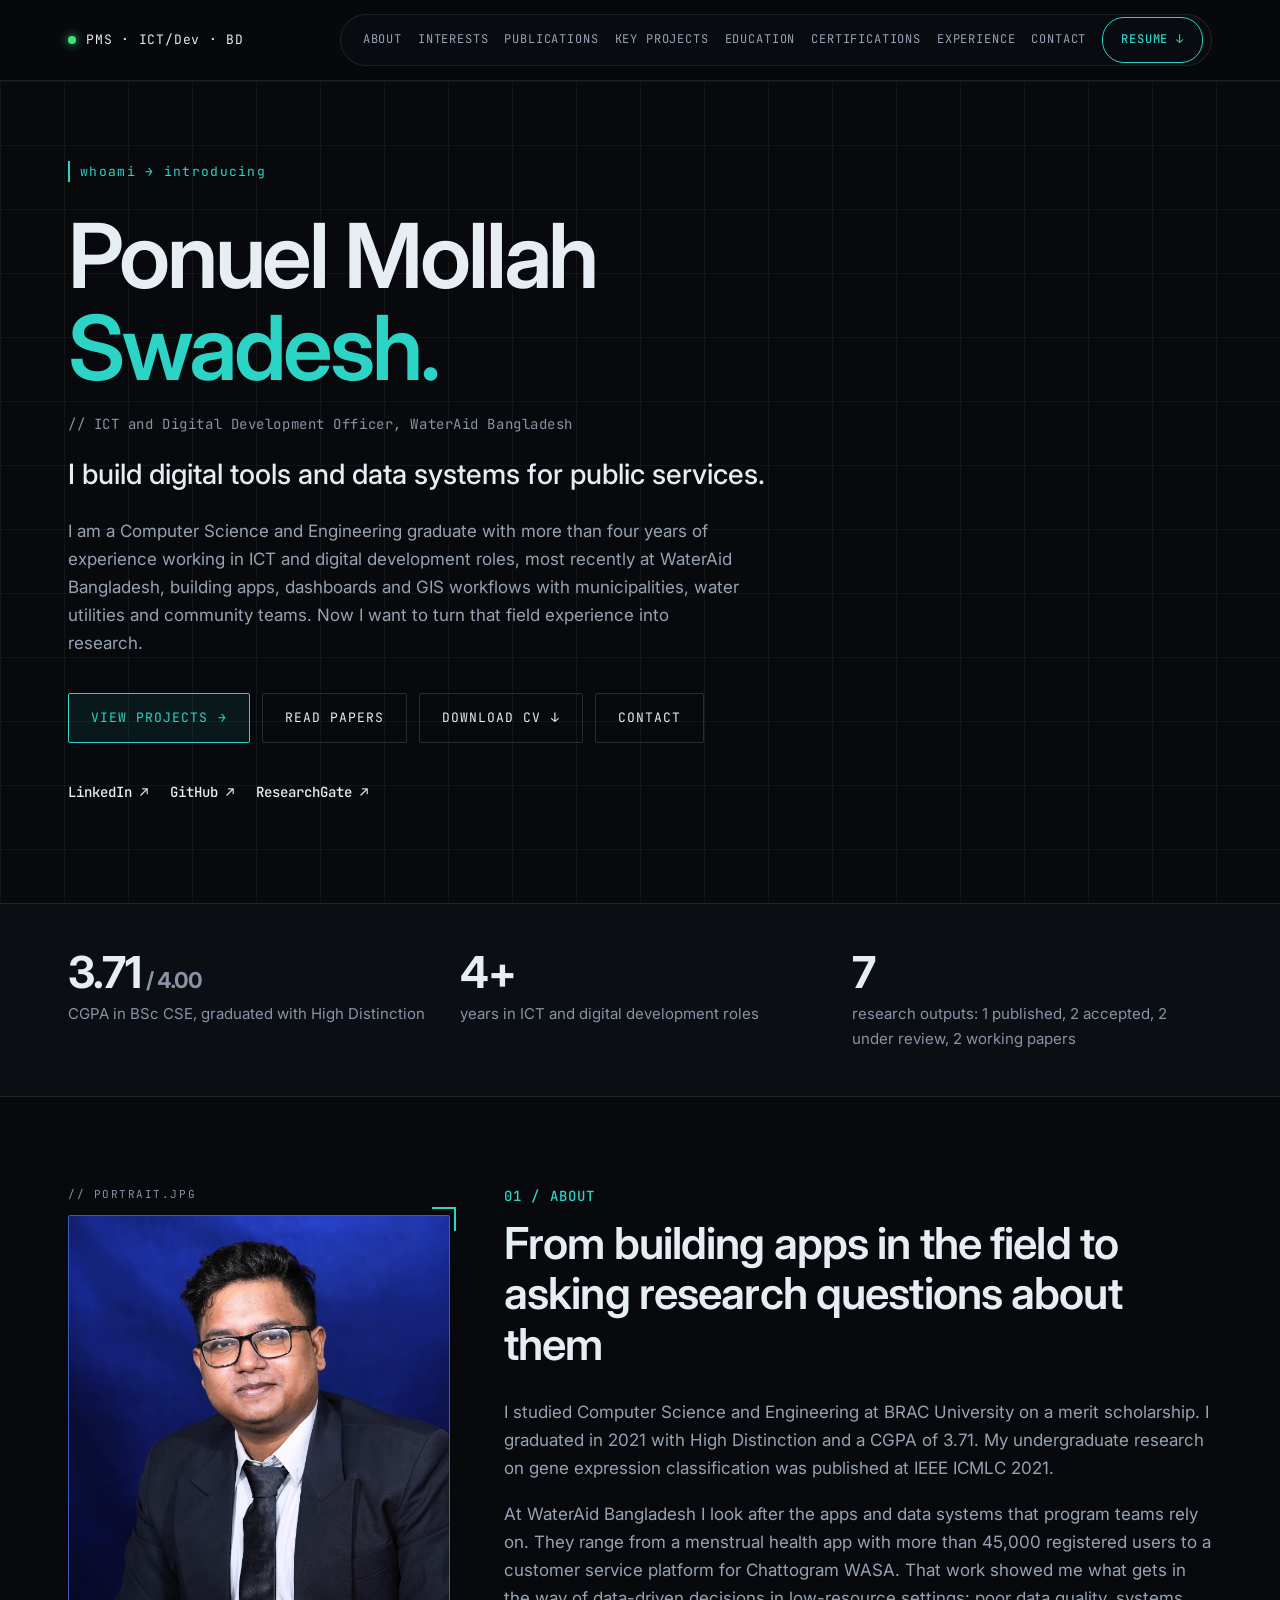
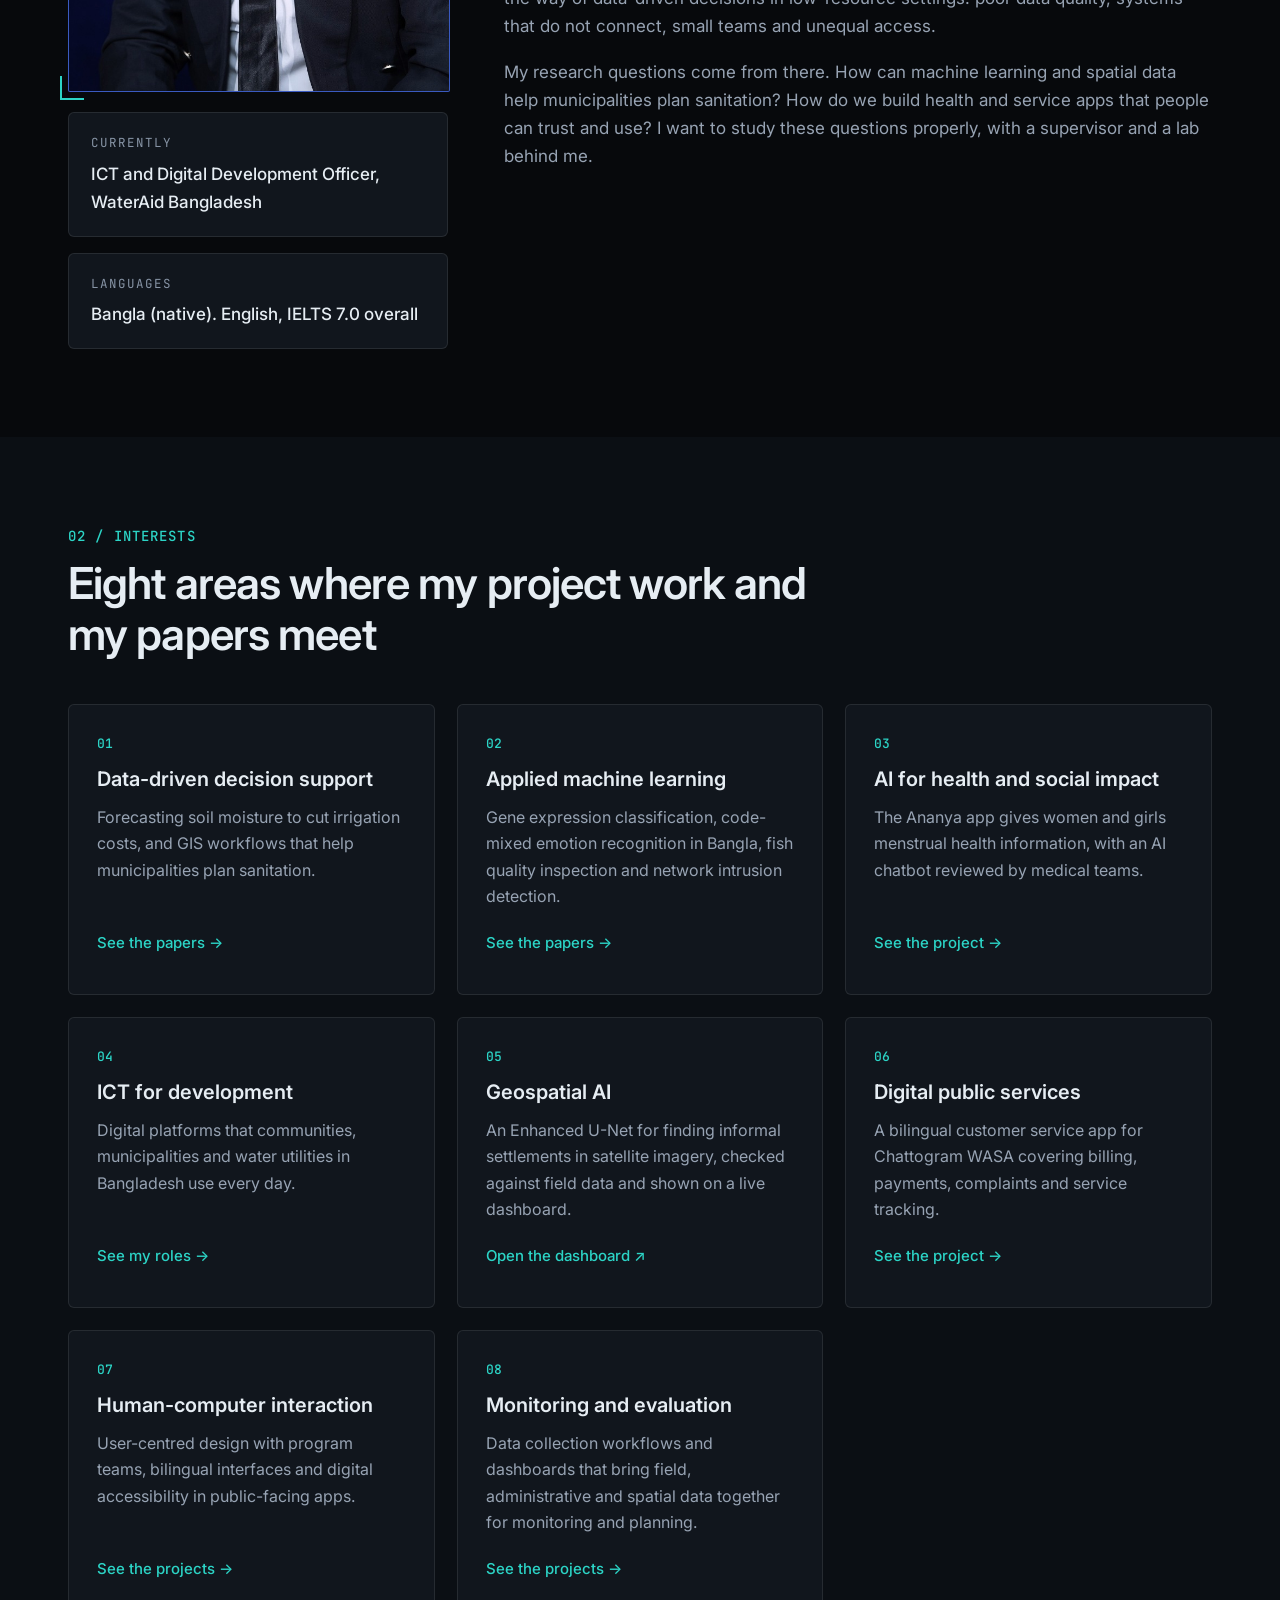
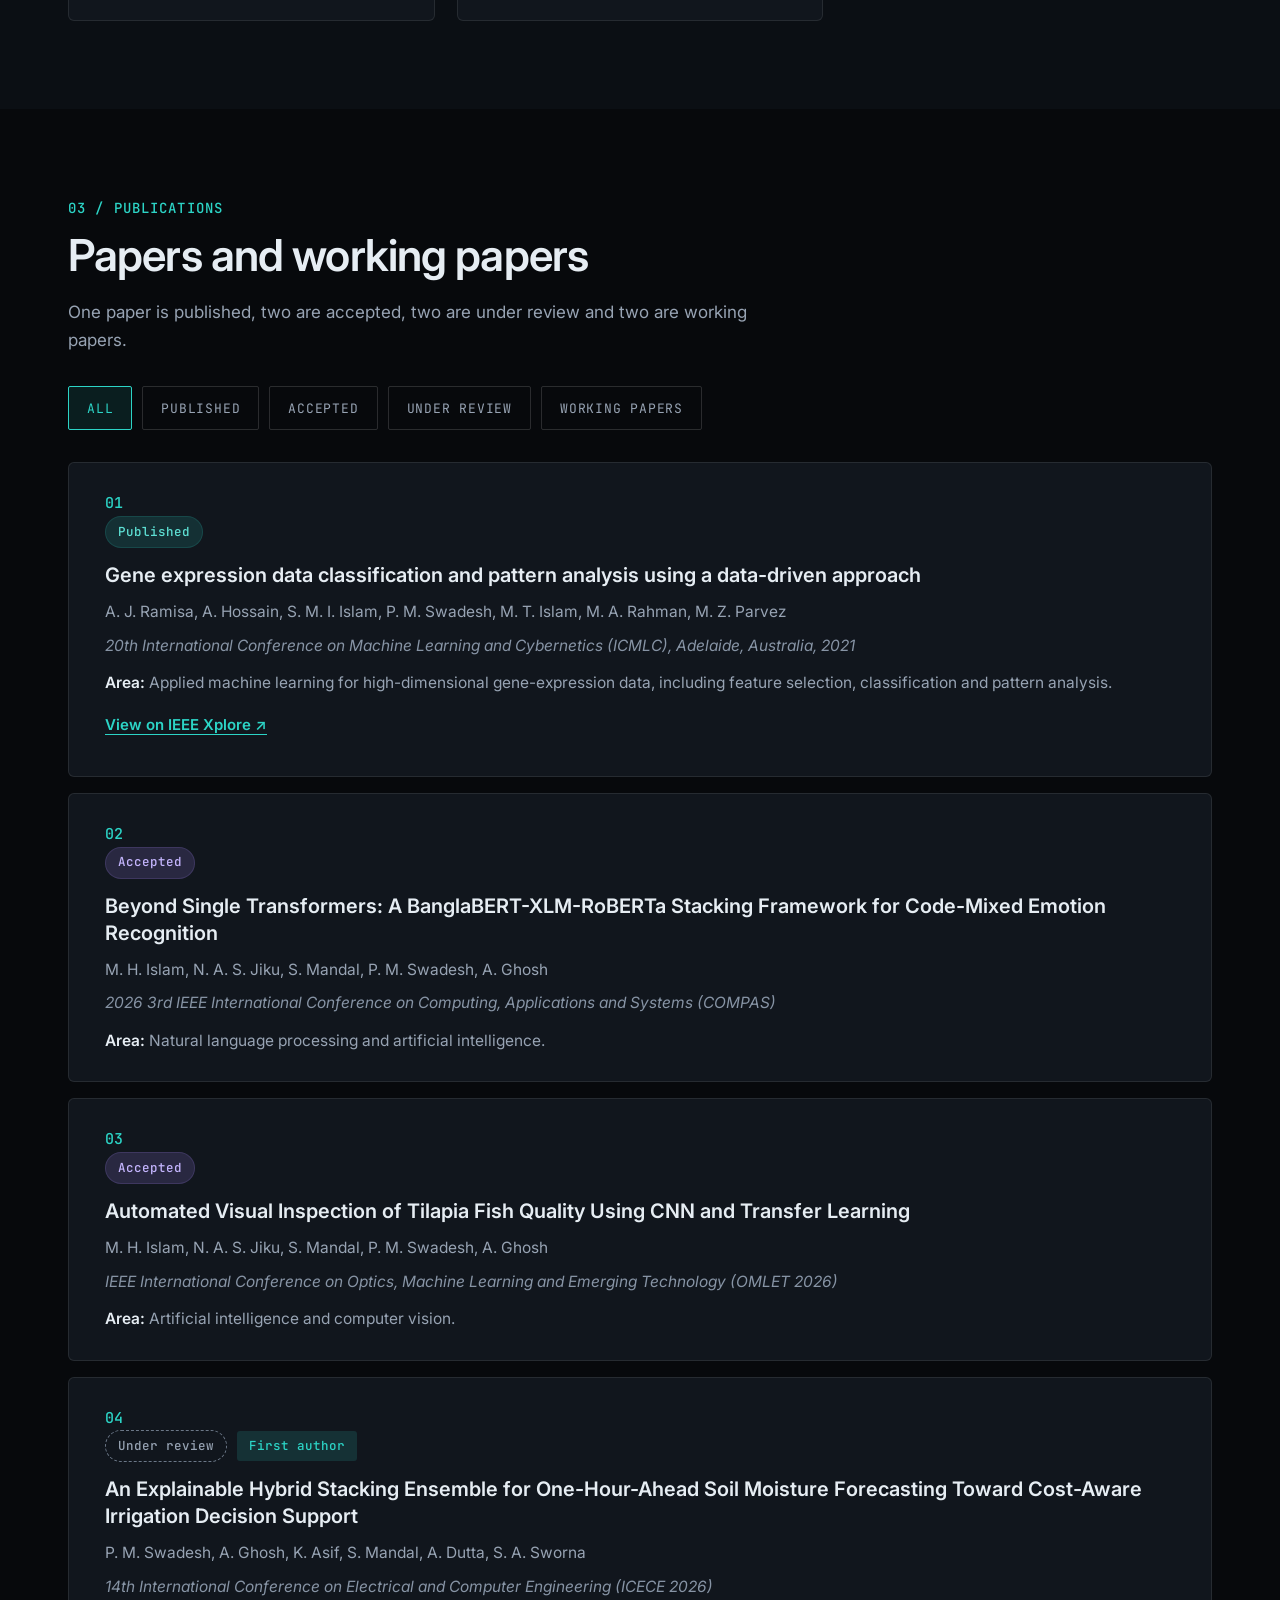
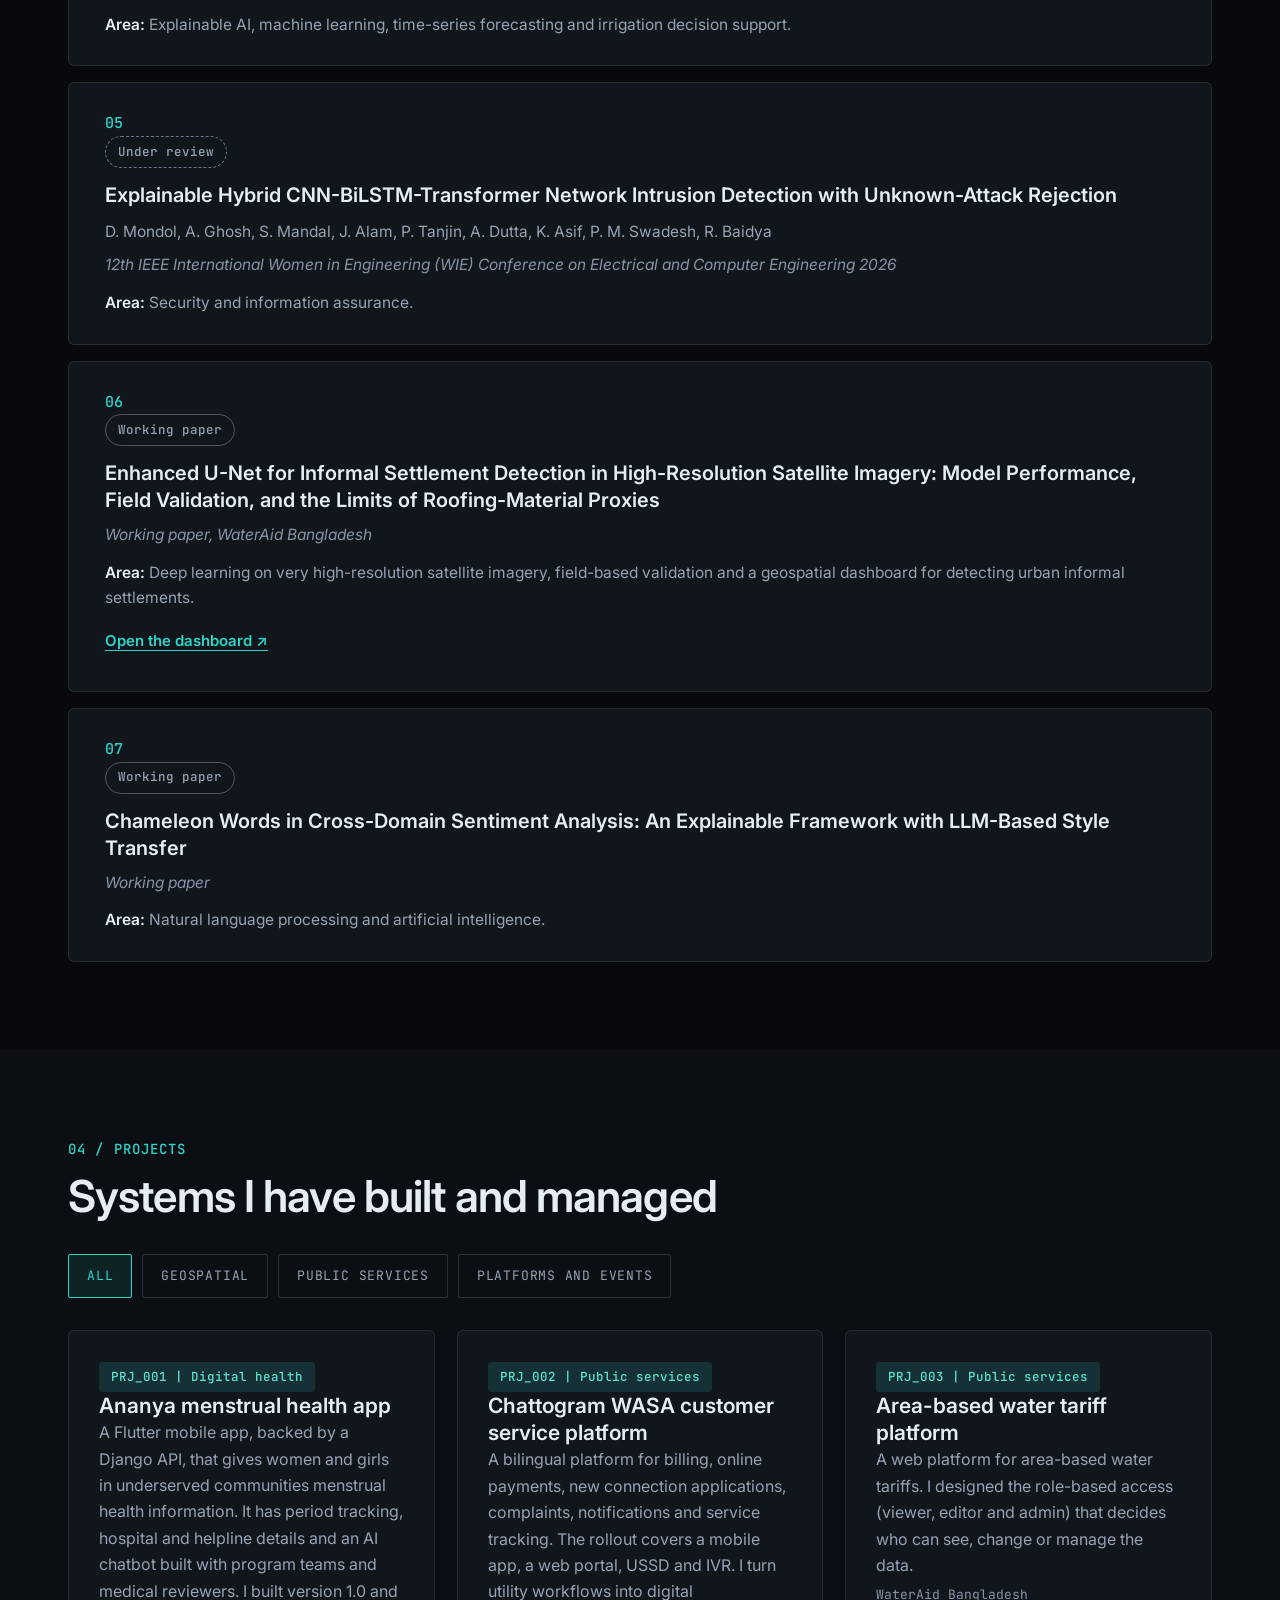
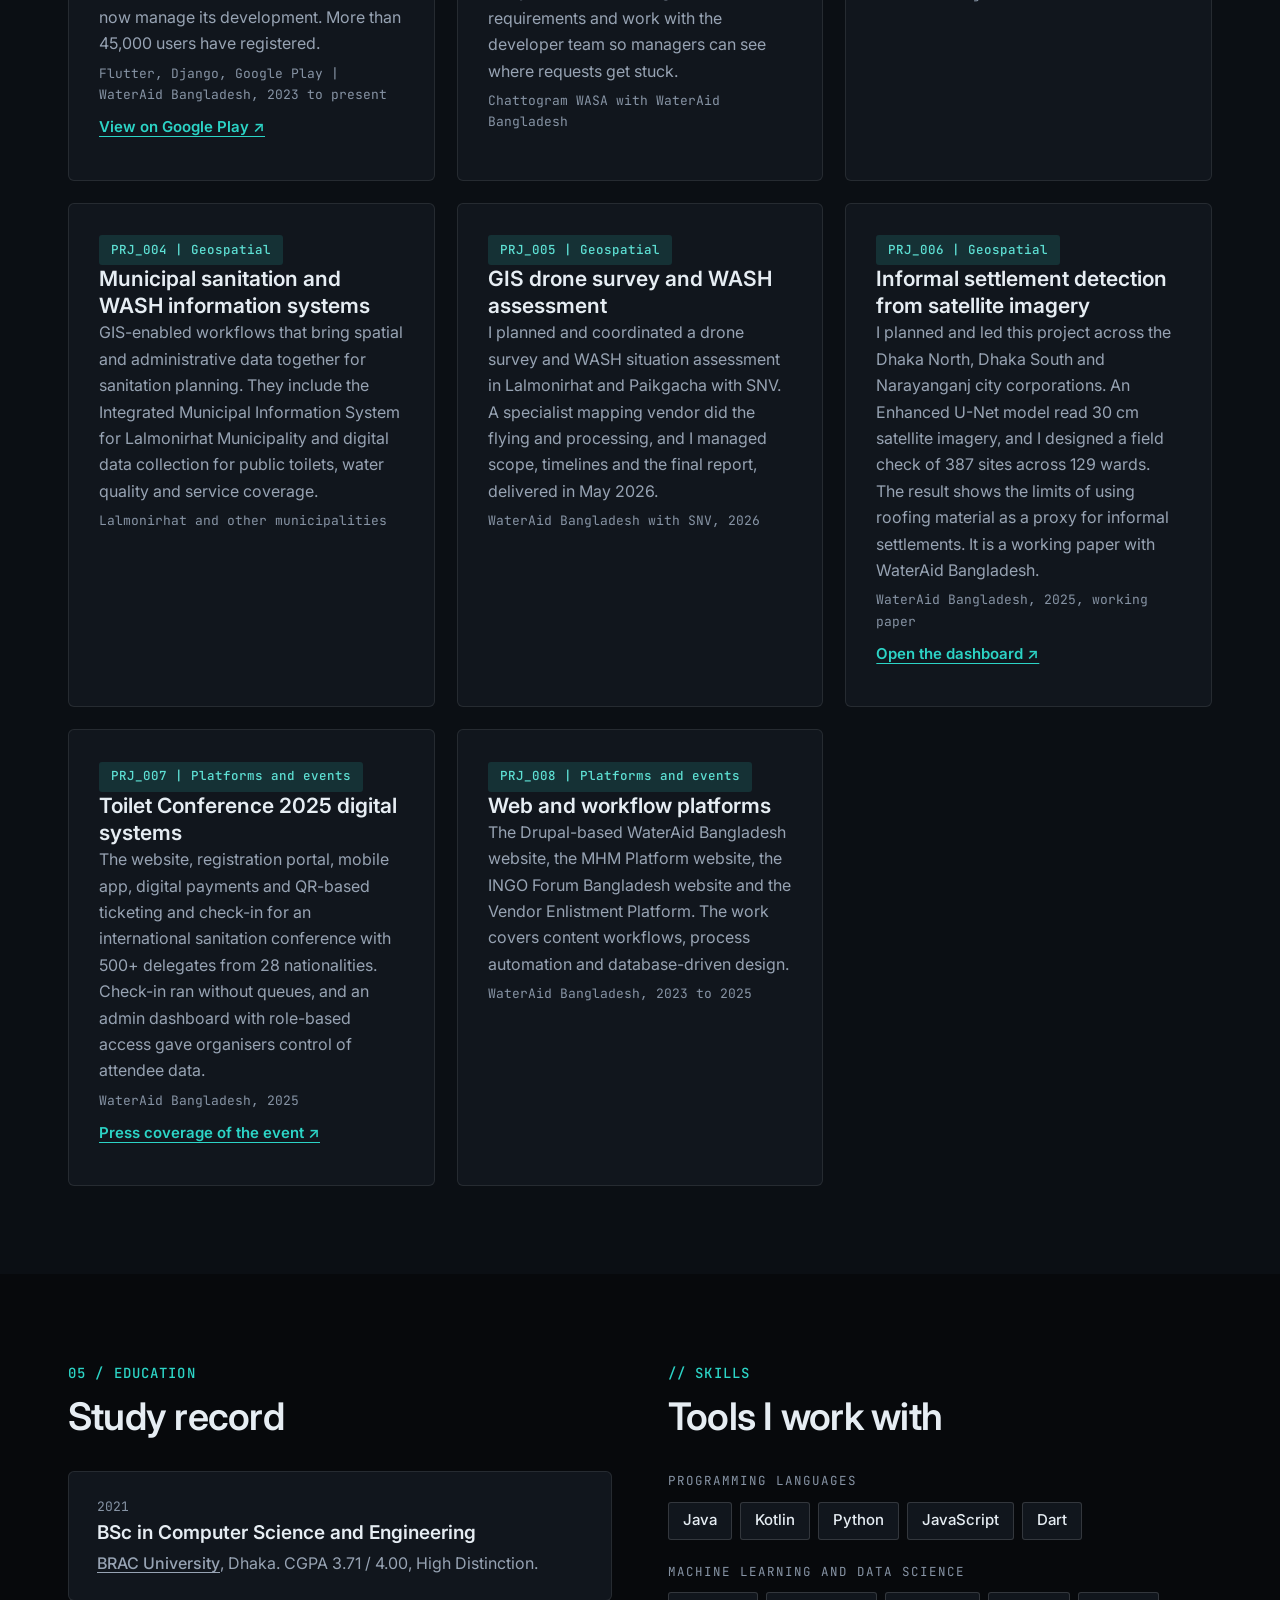
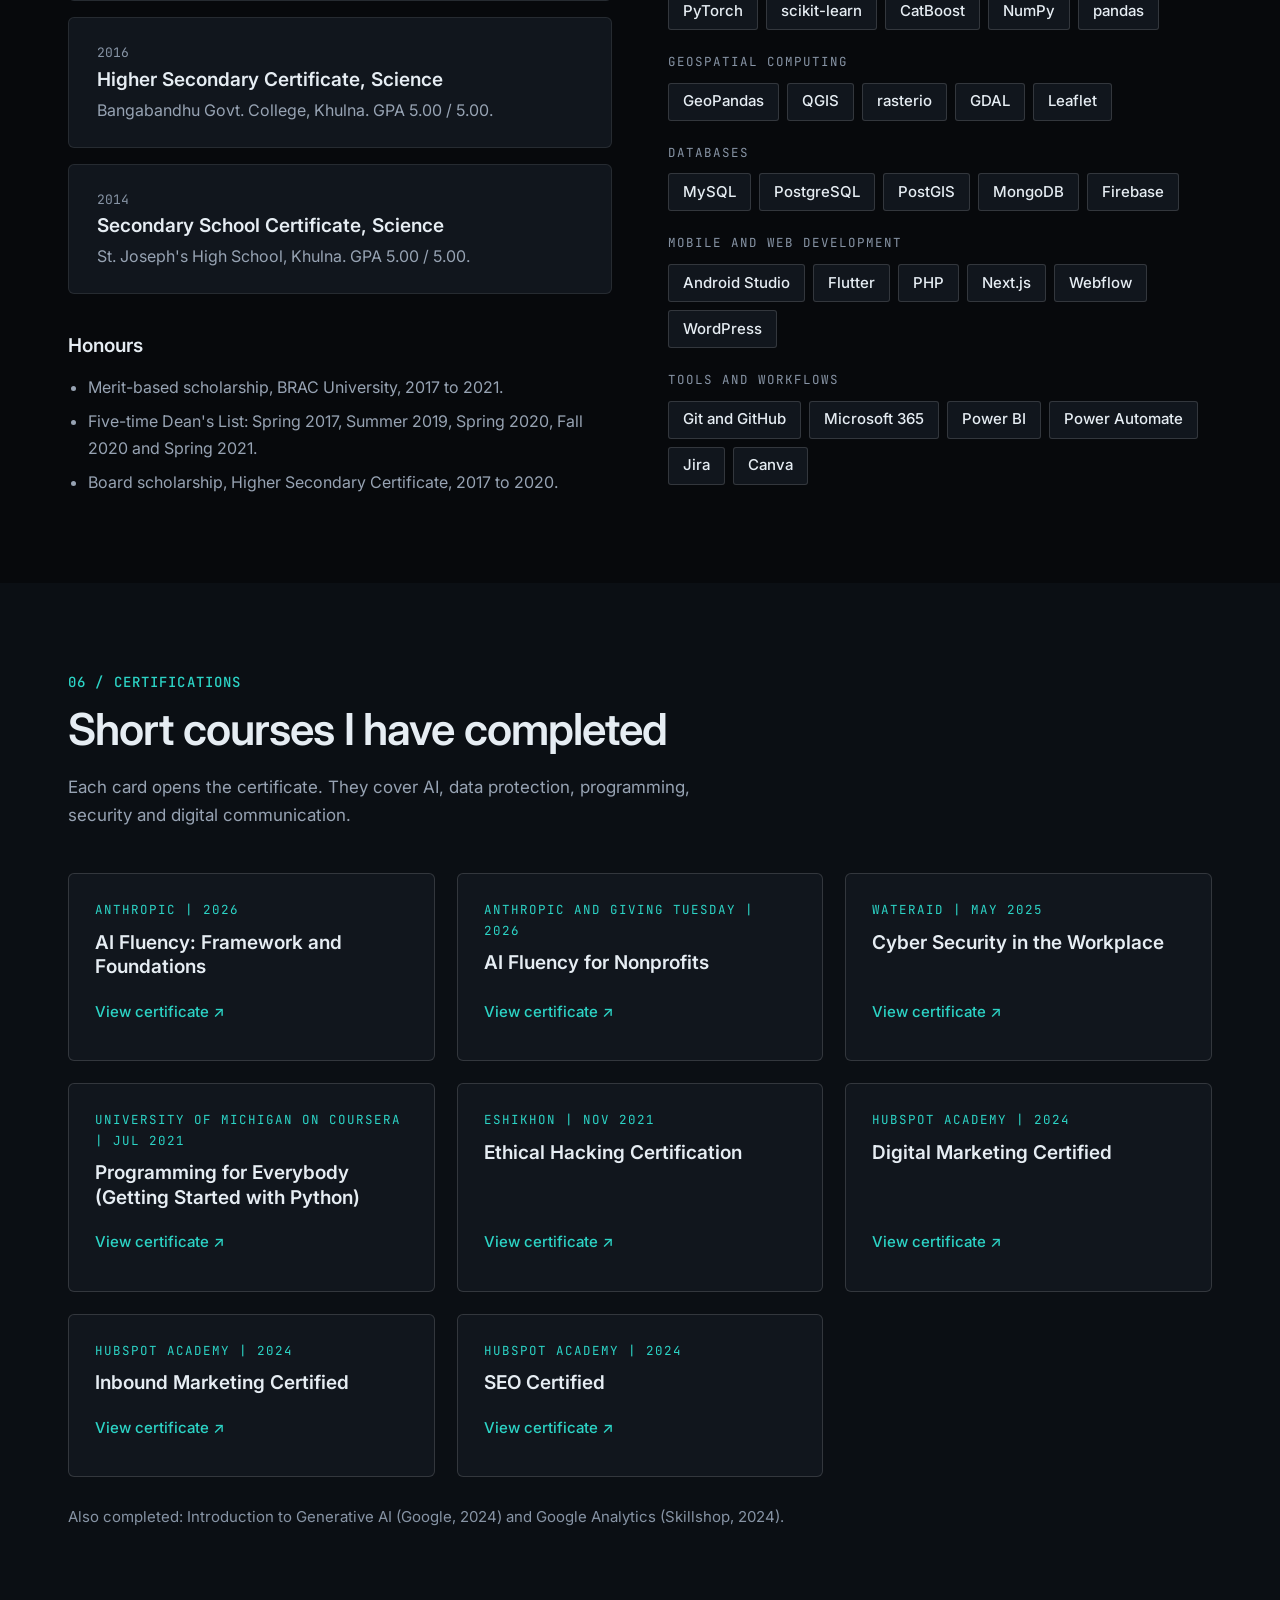
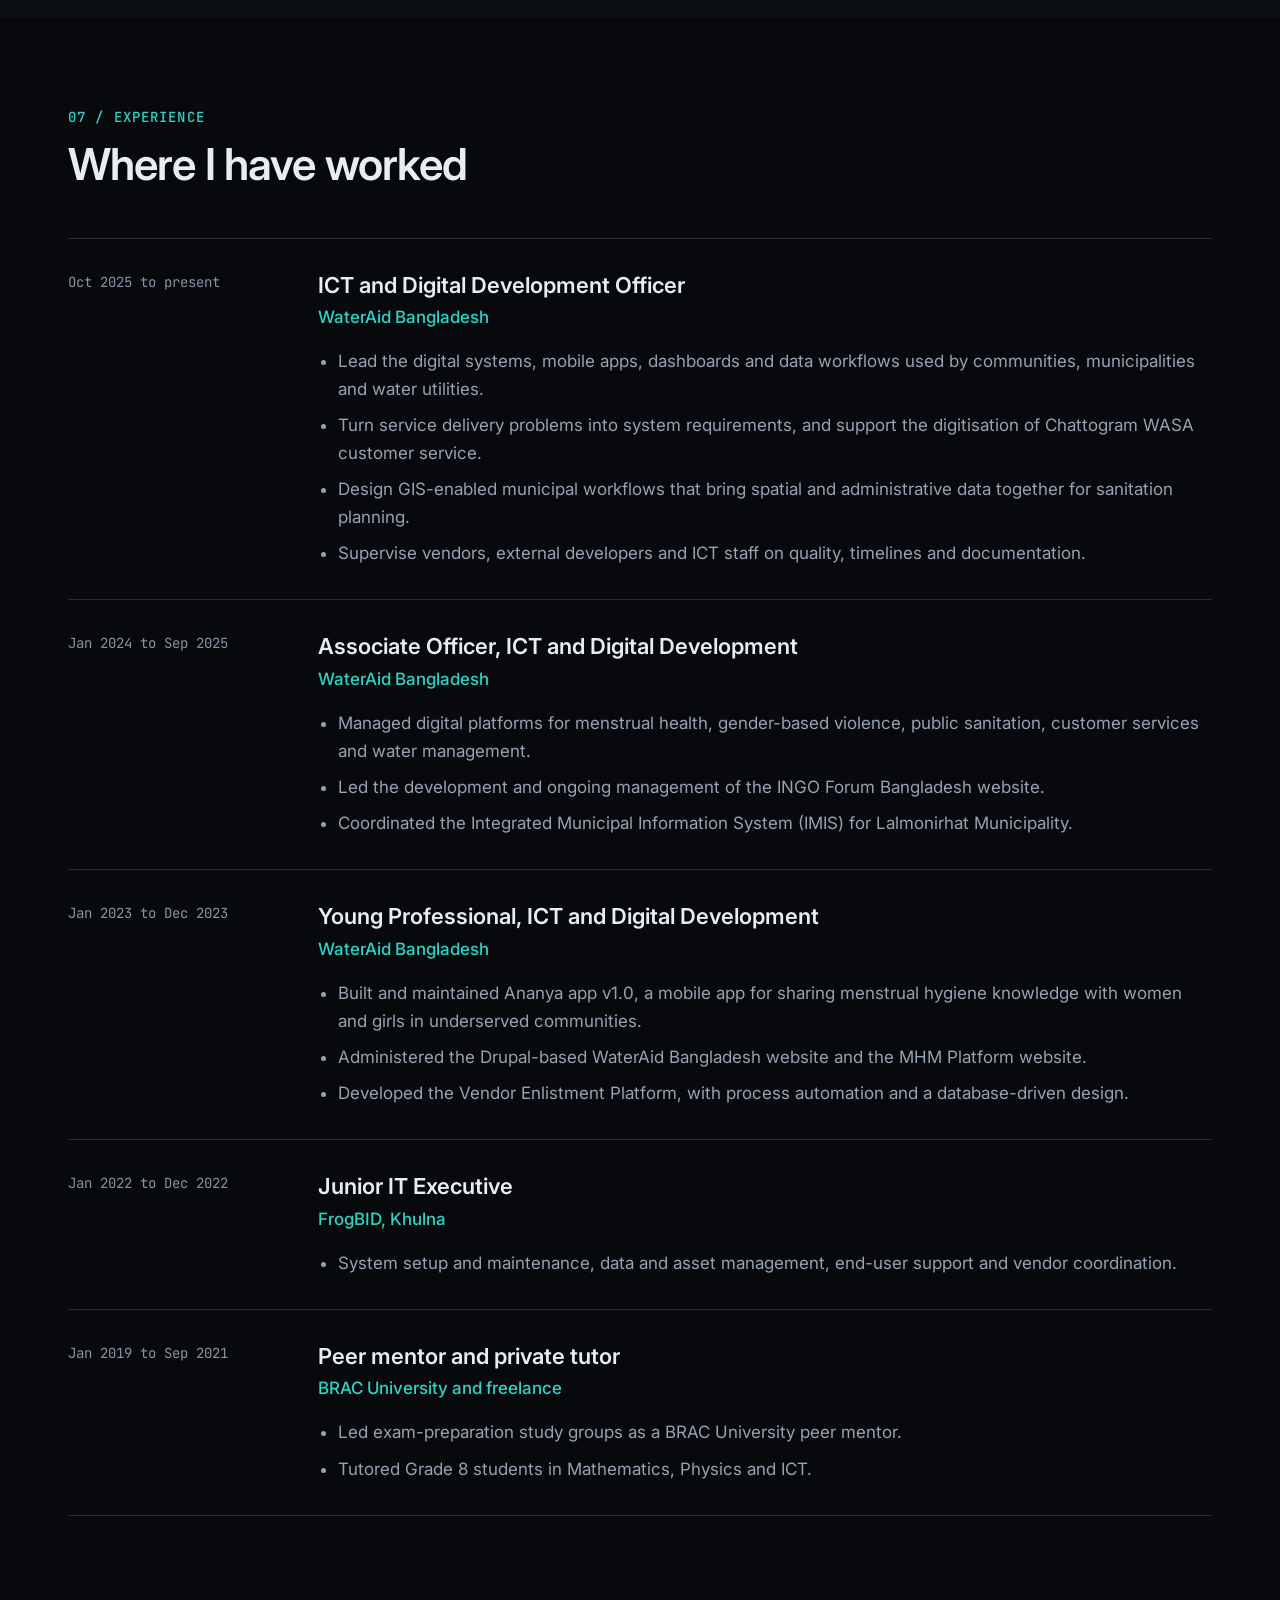
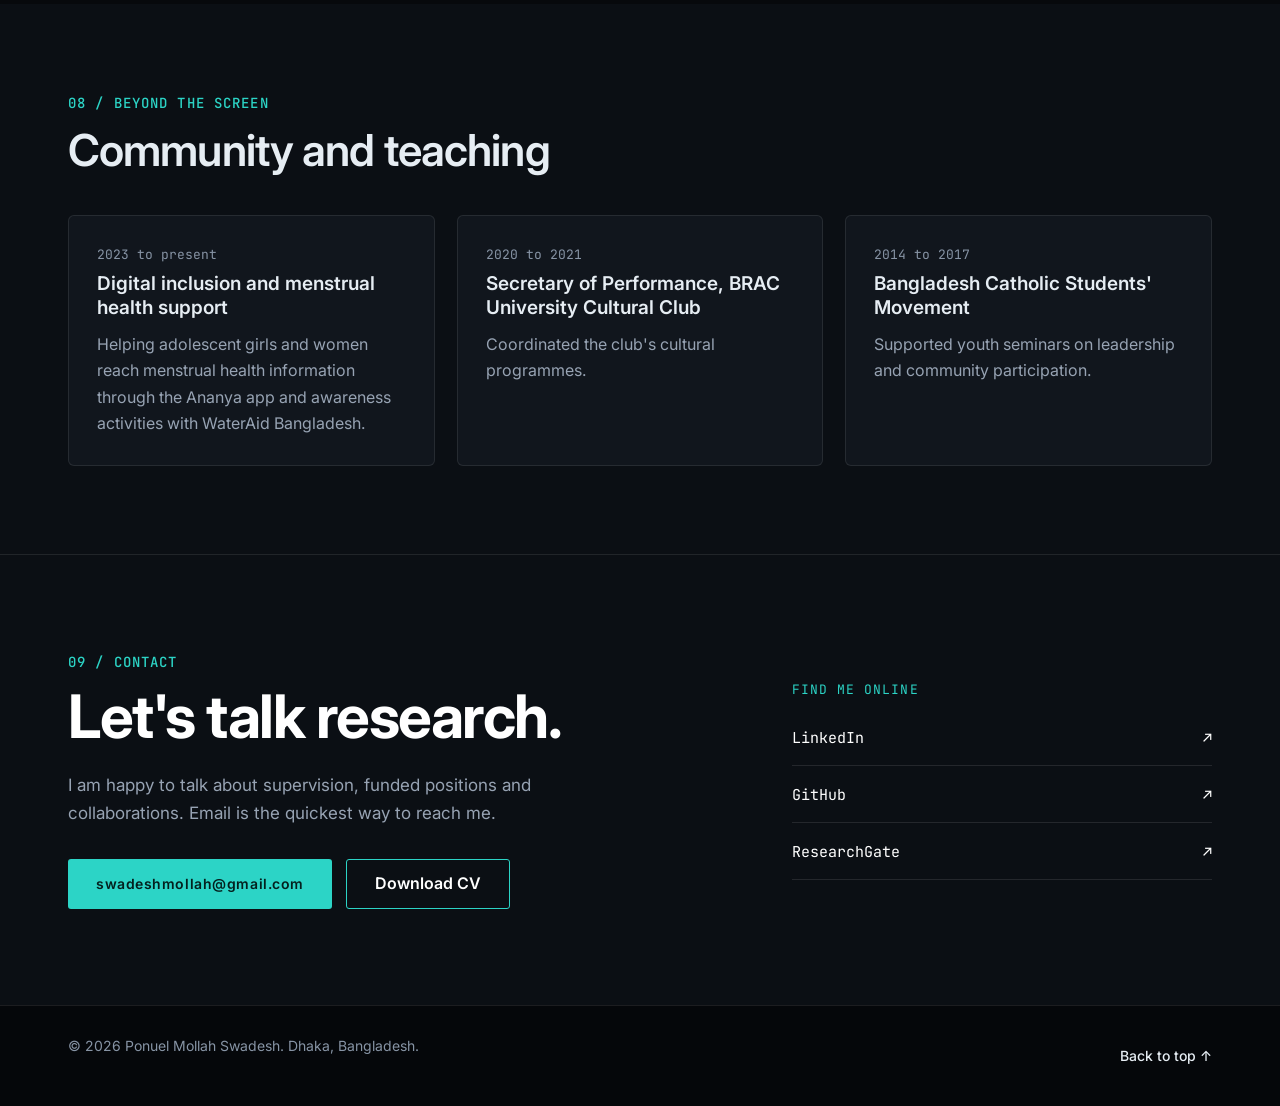
<file: index.html>
<!doctype html>
<html lang="en-GB">
<head>
<meta charset="utf-8">
<meta name="viewport" content="width=device-width, initial-scale=1">
<title>Ponuel Mollah Swadesh | ICT, Data and Digital Development</title>
<meta name="description" content="Portfolio of Ponuel Mollah Swadesh, a BSc CSE graduate with 4+ years in ICT for development. Research interests, papers, projects and CV.">
<meta name="author" content="Ponuel Mollah Swadesh">
<meta name="robots" content="index, follow, max-image-preview:large">
<meta name="theme-color" content="#07090C">
<link rel="canonical" href="https://swadesh1997.github.io/">
<meta property="og:type" content="profile">
<meta property="og:site_name" content="Ponuel Mollah Swadesh">
<meta property="og:locale" content="en_GB">
<meta property="og:title" content="Ponuel Mollah Swadesh | ICT, Data and Digital Development">
<meta property="og:description" content="Portfolio of Ponuel Mollah Swadesh, a BSc CSE graduate with 4+ years in ICT for development. Research interests, papers, projects and CV.">
<meta property="og:url" content="https://swadesh1997.github.io/">
<meta property="og:image" content="https://swadesh1997.github.io/assets/og-image.png">
<meta property="og:image:width" content="1200">
<meta property="og:image:height" content="630">
<meta property="og:image:alt" content="Ponuel Mollah Swadesh, ICT and digital development officer and research portfolio">
<meta property="profile:first_name" content="Ponuel Mollah">
<meta property="profile:last_name" content="Swadesh">
<meta name="twitter:card" content="summary_large_image">
<meta name="twitter:title" content="Ponuel Mollah Swadesh | ICT, Data and Digital Development">
<meta name="twitter:description" content="Portfolio of Ponuel Mollah Swadesh, a BSc CSE graduate with 4+ years in ICT for development. Research interests, papers, projects and CV.">
<meta name="twitter:image" content="https://swadesh1997.github.io/assets/og-image.png">
<link rel="icon" href="data:image/svg+xml,%3Csvg xmlns='http://www.w3.org/2000/svg' viewBox='0 0 32 32'%3E%3Crect width='32' height='32' rx='6' fill='%2307090C'/%3E%3Ctext x='16' y='22' font-family='monospace' font-size='15' font-weight='700' text-anchor='middle' fill='%232CD4C6'%3EPS%3C/text%3E%3C/svg%3E">
<script type="application/ld+json">
{
  "@context": "https://schema.org",
  "@type": "Person",
  "name": "Ponuel Mollah Swadesh",
  "alternateName": "Ponuel Swadesh",
  "url": "https://swadesh1997.github.io/",
  "image": "https://swadesh1997.github.io/assets/portrait.jpg",
  "jobTitle": "ICT and Digital Development Officer",
  "description": "Portfolio of Ponuel Mollah Swadesh, a BSc CSE graduate with 4+ years in ICT for development. Research interests, papers, projects and CV.",
  "worksFor": {
    "@type": "Organization",
    "name": "WaterAid Bangladesh"
  },
  "alumniOf": {
    "@type": "CollegeOrUniversity",
    "name": "BRAC University"
  },
  "address": {
    "@type": "PostalAddress",
    "addressLocality": "Dhaka",
    "addressCountry": "BD"
  },
  "nationality": {
    "@type": "Country",
    "name": "Bangladesh"
  },
  "knowsAbout": [
    "Data-driven decision support systems",
    "Applied machine learning",
    "AI for health and social impact",
    "ICT for development",
    "Geospatial AI",
    "Digital public services",
    "Human-computer interaction",
    "Monitoring and evaluation"
  ],
  "sameAs": [
    "https://www.linkedin.com/in/ponuel-mollah-swadesh-499424177/",
    "https://github.com/Swadesh1997",
    "https://www.researchgate.net/profile/Ponuel-Swadesh"
  ]
}
</script>
<link rel="preconnect" href="https://fonts.googleapis.com">
<link rel="preconnect" href="https://fonts.gstatic.com" crossorigin>
<link href="https://fonts.googleapis.com/css2?family=Inter:wght@400;500;600;700&family=JetBrains+Mono:wght@400;500&display=swap" rel="stylesheet">
<style>
body{margin:0;background:#07090C;color:#E6EDF3;font-family:'IBM Plex Sans',system-ui,sans-serif}
html{scroll-behavior:smooth}
a{color:inherit;text-decoration:none}
a:hover{color:#2CD4C6}
a:focus-visible,button:focus-visible{outline:2px solid #2CD4C6;outline-offset:3px}
section{scroll-margin-top:96px}
button{font-family:inherit}
</style>
</head>
<body>
<div style="width: 100%; box-sizing: border-box; background: #07090C; color: #E6EDF3; font-family: 'Inter', system-ui, sans-serif; font-size: 17px; line-height: 1.65">


<header style="position: sticky; top: 0; z-index: 20; background: rgba(7,9,12,0.86); backdrop-filter: blur(12px); border-bottom: 1px solid rgba(255,255,255,0.09); padding-top: env(safe-area-inset-top, 0px)">
<div style="max-width: 1240px; margin: 0 auto; padding: 14px clamp(20px, 4vw, 48px); display: flex; flex-wrap: wrap; align-items: center; justify-content: space-between; gap: 12px 28px; box-sizing: border-box">
<a href="#home" style="font-family: 'JetBrains Mono', ui-monospace, monospace; font-size: 13px; letter-spacing: 0.06em; display: flex; align-items: center; gap: 10px; min-height: 44px"><span aria-hidden="true" style="width: 8px; height: 8px; border-radius: 50%; background: #4ADE80; box-shadow: 0 0 10px #4ADE80"></span>PMS · ICT/Dev · BD</a>
<nav style="display: flex; flex-wrap: wrap; align-items: center; gap: 2px 16px; padding: 2px 8px 2px 22px; border: 1px solid rgba(255,255,255,0.09); border-radius: 28px; background: rgba(11,15,20,0.6); font-family: 'JetBrains Mono', ui-monospace, monospace; font-size: 12px; letter-spacing: 0.07em; text-transform: uppercase; color: #97A3B3"><a href="#about" style="display: flex; align-items: center; min-height: 44px">About</a><a href="#research" style="display: flex; align-items: center; min-height: 44px">Interests</a><a href="#publications" style="display: flex; align-items: center; min-height: 44px">Publications</a><a href="#projects" style="display: flex; align-items: center; min-height: 44px">Key Projects</a><a href="#education" style="display: flex; align-items: center; min-height: 44px">Education</a><a href="#certifications" style="display: flex; align-items: center; min-height: 44px">Certifications</a><a href="#experience" style="display: flex; align-items: center; min-height: 44px">Experience</a><a href="#contact" style="display: flex; align-items: center; min-height: 44px">Contact</a><a href="assets/Swadesh_Ponuel_CV_Academic.pdf" target="_blank" rel="noopener" style="display: flex; align-items: center; min-height: 44px; padding: 0px 18px; border-radius: 22px; border: 1px solid #2CD4C6; color: #2CD4C6; font-weight: 500">Resume ↓</a></nav>
</div>
</header>


<section id="home" style="background-color: #07090C; background-image: linear-gradient(rgba(255,255,255,0.045) 1px, transparent 1px), linear-gradient(90deg, rgba(255,255,255,0.045) 1px, transparent 1px); background-size: 64px 64px">
<div style="max-width: 1240px; margin: 0 auto; padding: 80px clamp(20px, 4vw, 48px) 88px; box-sizing: border-box; display: flex; flex-wrap: wrap; align-items: center; gap: 48px 64px">
<div style="flex: 1 1 460px; min-width: 0; max-width: 900px">
<div style="font-family: 'JetBrains Mono', ui-monospace, monospace; font-size: 13px; letter-spacing: 0.1em; color: #2CD4C6; border-left: 2px solid #2CD4C6; padding-left: 10px; margin-bottom: 28px">whoami → introducing</div>
<h1 style="margin: 0; font-family: 'Inter', system-ui, sans-serif; font-weight: 600; font-size: clamp(44px, 7vw, 92px); line-height: 1.02; letter-spacing: -0.035em">Ponuel Mollah <span style="color: #2CD4C6">Swadesh.</span></h1>
<div style="margin-top: 20px; font-family: 'JetBrains Mono', ui-monospace, monospace; font-size: 14px; letter-spacing: 0.04em; color: #8794A5">// ICT and Digital Development Officer, WaterAid Bangladesh</div>
<p style="margin: 20px 0 0; font-family: 'Inter', system-ui, sans-serif; font-weight: 500; font-size: clamp(20px, 2.4vw, 28px); line-height: 1.3; color: #E6EDF3">I build digital tools and data systems for public services.</p>
<p style="margin: 24px 0 0; max-width: 680px; color: #97A3B3">I am a Computer Science and Engineering graduate with more than four years of experience working in ICT and digital development roles, most recently at WaterAid Bangladesh, building apps, dashboards and GIS workflows with municipalities, water utilities and community teams. Now I want to turn that field experience into research.</p>
<div style="margin-top: 36px; display: flex; flex-wrap: wrap; gap: 12px">
<a href="#projects" style="display: inline-flex; align-items: center; min-height: 48px; padding: 0 22px; border-radius: 2px; font-family: 'JetBrains Mono', ui-monospace, monospace; font-size: 13px; letter-spacing: 0.08em; text-transform: uppercase; border: 1px solid #2CD4C6; color: #2CD4C6; background: rgba(44,212,198,0.08)">View projects →</a>
<a href="#publications" style="display: inline-flex; align-items: center; min-height: 48px; padding: 0 22px; border-radius: 2px; font-family: 'JetBrains Mono', ui-monospace, monospace; font-size: 13px; letter-spacing: 0.08em; text-transform: uppercase; border: 1px solid rgba(255,255,255,0.14)">Read papers</a>
<a href="assets/Swadesh_Ponuel_CV_Academic.pdf" target="_blank" rel="noopener" style="display: inline-flex; align-items: center; min-height: 48px; padding: 0 22px; border-radius: 2px; font-family: 'JetBrains Mono', ui-monospace, monospace; font-size: 13px; letter-spacing: 0.08em; text-transform: uppercase; border: 1px solid rgba(255,255,255,0.14)">Download CV ↓</a>
<a href="mailto:swadeshmollah@gmail.com" style="display: inline-flex; align-items: center; min-height: 48px; padding: 0 22px; border-radius: 2px; font-family: 'JetBrains Mono', ui-monospace, monospace; font-size: 13px; letter-spacing: 0.08em; text-transform: uppercase; border: 1px solid rgba(255,255,255,0.14)">Contact</a>
</div>
<div style="margin-top: 28px; display: flex; flex-wrap: wrap; gap: 6px 22px; font-family: 'JetBrains Mono', ui-monospace, monospace; font-size: 14px; font-weight: 500">
<a href="https://www.linkedin.com/in/ponuel-mollah-swadesh-499424177/" target="_blank" rel="noopener noreferrer" style="display: inline-flex; align-items: center; min-height: 44px">LinkedIn ↗</a>
<a href="https://github.com/Swadesh1997" target="_blank" rel="noopener noreferrer" style="display: inline-flex; align-items: center; min-height: 44px">GitHub ↗</a>
<a href="https://www.researchgate.net/profile/Ponuel-Swadesh" target="_blank" rel="noopener noreferrer" style="display: inline-flex; align-items: center; min-height: 44px">ResearchGate ↗</a>
</div>
</div>
</div>
</section>


<section style="background: #0B0F14; border-top: 1px solid rgba(255,255,255,0.09); border-bottom: 1px solid rgba(255,255,255,0.09)">
<div style="max-width: 1240px; margin: 0 auto; padding: 44px clamp(20px, 4vw, 48px); box-sizing: border-box; display: grid; grid-template-columns: repeat(auto-fit, minmax(220px, 1fr)); gap: 32px">
<div>
<div style="font-family: 'Inter', system-ui, sans-serif; font-weight: 700; font-size: 44px; line-height: 1.1; letter-spacing: -0.02em">3.71<span style="font-size: 22px; color: #8794A5"> / 4.00</span></div>
<div style="margin-top: 6px; color: #8794A5; font-size: 15px">CGPA in BSc CSE, graduated with High Distinction</div>
</div>
<div>
<div style="font-family: 'Inter', system-ui, sans-serif; font-weight: 700; font-size: 44px; line-height: 1.1; letter-spacing: -0.02em">4+</div>
<div style="margin-top: 6px; color: #8794A5; font-size: 15px">years in ICT and digital development roles</div>
</div>

<div>
<div style="font-family: 'Inter', system-ui, sans-serif; font-weight: 700; font-size: 44px; line-height: 1.1; letter-spacing: -0.02em">7</div><div style="margin-top: 6px; color: #8794A5; font-size: 15px">research outputs: 1 published, 2 accepted, 2 under review, 2 working papers</div>

</div>
</div>
</section>








<section id="about" style="background: #07090C">
<div style="max-width: 1240px; margin: 0 auto; padding: 88px clamp(20px, 4vw, 48px); box-sizing: border-box; display: flex; flex-wrap: wrap; gap: 56px">
<div style="flex: 0 1 380px; min-width: 260px; max-width: 100%; align-self: flex-start">
<div style="font-family: 'JetBrains Mono', ui-monospace, monospace; font-size: 11px; letter-spacing: 0.14em; text-transform: uppercase; color: #8794A5; margin-bottom: 12px">// portrait.jpg</div>
<div style="position: relative; width: 100%; max-width: 380px"><span aria-hidden="true" style="position: absolute; width: 22px; height: 22px; border-color: #2CD4C6; border-style: solid; top: -8px; right: -8px; border-width: 2px 2px 0 0"></span><span aria-hidden="true" style="position: absolute; width: 22px; height: 22px; border-color: #2CD4C6; border-style: solid; bottom: -8px; left: -8px; border-width: 0 0 2px 2px"></span>
<div style="width: 100%; aspect-ratio: 4 / 5; border-radius: 2px; overflow: hidden; border: 1px solid rgba(255,255,255,0.14); background: #1A3FB5">
<img src="assets/portrait.jpg" alt="Portrait of Ponuel Mollah Swadesh in a dark suit and glasses" width="700" height="875" decoding="async" style="display: block; width: 100%; height: 100%; object-fit: cover; object-position: 50% 0%">
</div></div>
<div style="margin-top: 20px; display: flex; flex-direction: column; gap: 16px; width: 100%; max-width: 380px">
<div style="background: #11161D; border: 1px solid rgba(255,255,255,0.09); border-radius: 6px; padding: 20px 22px">
<div style="font-family: 'JetBrains Mono', ui-monospace, monospace; font-size: 12.5px; letter-spacing: 0.08em; text-transform: uppercase; color: #8794A5">Currently</div>
<div style="margin-top: 6px; font-weight: 500">ICT and Digital Development Officer, WaterAid Bangladesh</div>
</div>
<div style="background: #11161D; border: 1px solid rgba(255,255,255,0.09); border-radius: 6px; padding: 20px 22px">
<div style="font-family: 'JetBrains Mono', ui-monospace, monospace; font-size: 12.5px; letter-spacing: 0.08em; text-transform: uppercase; color: #8794A5">Languages</div>
<div style="margin-top: 6px; font-weight: 500">Bangla (native). English, IELTS 7.0 overall</div>
</div>
</div>
</div>
<div style="flex: 2 1 460px; min-width: 0">
<p style="margin: 0; font-family: 'JetBrains Mono', ui-monospace, monospace; font-size: 14px; font-weight: 500; letter-spacing: 0.08em; text-transform: uppercase; color: #2CD4C6">01 / About</p>
<h2 style="margin: 10px 0 0; font-family: 'Inter', system-ui, sans-serif; font-weight: 600; font-size: clamp(30px, 4vw, 44px); line-height: 1.15; letter-spacing: -0.02em">From building apps in the field to asking research questions about them</h2>
<p style="margin: 28px 0 0; color: #97A3B3">I studied Computer Science and Engineering at BRAC University on a merit scholarship. I graduated in 2021 with High Distinction and a CGPA of 3.71. My undergraduate research on gene expression classification was published at IEEE ICMLC 2021.</p>
<p style="margin: 18px 0 0; color: #97A3B3">At WaterAid Bangladesh I look after the apps and data systems that program teams rely on. They range from a menstrual health app with more than 45,000 registered users to a customer service platform for Chattogram WASA. That work showed me what gets in the way of data-driven decisions in low-resource settings: poor data quality, systems that do not connect, small teams and unequal access.</p>
<p style="margin: 18px 0 0; color: #97A3B3">My research questions come from there. How can machine learning and spatial data help municipalities plan sanitation? How do we build health and service apps that people can trust and use? I want to study these questions properly, with a supervisor and a lab behind me.</p>
</div>
</div>
</section><section id="research" style="background: #0B0F14">
<div style="max-width: 1240px; margin: 0 auto; padding: 88px clamp(20px, 4vw, 48px); box-sizing: border-box">
<p style="margin: 0; font-family: 'JetBrains Mono', ui-monospace, monospace; font-size: 14px; font-weight: 500; letter-spacing: 0.08em; text-transform: uppercase; color: #2CD4C6">02 / Interests</p>
<h2 style="margin: 10px 0 0; max-width: 760px; font-family: 'Inter', system-ui, sans-serif; font-weight: 600; font-size: clamp(30px, 4vw, 44px); line-height: 1.15; letter-spacing: -0.02em">Eight areas where my project work and my papers meet</h2>
<div style="margin-top: 44px; display: grid; grid-template-columns: repeat(auto-fit, minmax(270px, 1fr)); gap: 22px">

<div style="background: #11161D; border: 1px solid rgba(255,255,255,0.09); border-radius: 6px; padding: 28px; display: flex; flex-direction: column; gap: 12px">
<div style="font-family: 'JetBrains Mono', ui-monospace, monospace; font-size: 13px; font-weight: 500; color: #2CD4C6">01</div>
<h3 style="margin: 0; font-family: 'Inter', system-ui, sans-serif; font-weight: 600; font-size: 20px; line-height: 1.3">Data-driven decision support</h3>
<p style="margin: 0; color: #97A3B3; font-size: 16px">Forecasting soil moisture to cut irrigation costs, and GIS workflows that help municipalities plan sanitation.</p>
<a href="#publications" style="margin-top: auto; display: inline-flex; align-items: center; min-height: 44px; font-weight: 500; font-size: 15px; color: #2CD4C6">See the papers →</a>
</div>

<div style="background: #11161D; border: 1px solid rgba(255,255,255,0.09); border-radius: 6px; padding: 28px; display: flex; flex-direction: column; gap: 12px">
<div style="font-family: 'JetBrains Mono', ui-monospace, monospace; font-size: 13px; font-weight: 500; color: #2CD4C6">02</div>
<h3 style="margin: 0; font-family: 'Inter', system-ui, sans-serif; font-weight: 600; font-size: 20px; line-height: 1.3">Applied machine learning</h3>
<p style="margin: 0; color: #97A3B3; font-size: 16px">Gene expression classification, code-mixed emotion recognition in Bangla, fish quality inspection and network intrusion detection.</p>
<a href="#publications" style="margin-top: auto; display: inline-flex; align-items: center; min-height: 44px; font-weight: 500; font-size: 15px; color: #2CD4C6">See the papers →</a>
</div>

<div style="background: #11161D; border: 1px solid rgba(255,255,255,0.09); border-radius: 6px; padding: 28px; display: flex; flex-direction: column; gap: 12px">
<div style="font-family: 'JetBrains Mono', ui-monospace, monospace; font-size: 13px; font-weight: 500; color: #2CD4C6">03</div>
<h3 style="margin: 0; font-family: 'Inter', system-ui, sans-serif; font-weight: 600; font-size: 20px; line-height: 1.3">AI for health and social impact</h3>
<p style="margin: 0; color: #97A3B3; font-size: 16px">The Ananya app gives women and girls menstrual health information, with an AI chatbot reviewed by medical teams.</p>
<a href="#projects" style="margin-top: auto; display: inline-flex; align-items: center; min-height: 44px; font-weight: 500; font-size: 15px; color: #2CD4C6">See the project →</a>
</div>

<div style="background: #11161D; border: 1px solid rgba(255,255,255,0.09); border-radius: 6px; padding: 28px; display: flex; flex-direction: column; gap: 12px">
<div style="font-family: 'JetBrains Mono', ui-monospace, monospace; font-size: 13px; font-weight: 500; color: #2CD4C6">04</div>
<h3 style="margin: 0; font-family: 'Inter', system-ui, sans-serif; font-weight: 600; font-size: 20px; line-height: 1.3">ICT for development</h3>
<p style="margin: 0; color: #97A3B3; font-size: 16px">Digital platforms that communities, municipalities and water utilities in Bangladesh use every day.</p>
<a href="#experience" style="margin-top: auto; display: inline-flex; align-items: center; min-height: 44px; font-weight: 500; font-size: 15px; color: #2CD4C6">See my roles →</a>
</div>

<div style="background: #11161D; border: 1px solid rgba(255,255,255,0.09); border-radius: 6px; padding: 28px; display: flex; flex-direction: column; gap: 12px">
<div style="font-family: 'JetBrains Mono', ui-monospace, monospace; font-size: 13px; font-weight: 500; color: #2CD4C6">05</div>
<h3 style="margin: 0; font-family: 'Inter', system-ui, sans-serif; font-weight: 600; font-size: 20px; line-height: 1.3">Geospatial AI</h3>
<p style="margin: 0; color: #97A3B3; font-size: 16px">An Enhanced U-Net for finding informal settlements in satellite imagery, checked against field data and shown on a live dashboard.</p>
<a href="https://sluminsights.com" target="_blank" rel="noopener noreferrer" style="margin-top: auto; display: inline-flex; align-items: center; min-height: 44px; font-weight: 500; font-size: 15px; color: #2CD4C6">Open the dashboard ↗</a>
</div>

<div style="background: #11161D; border: 1px solid rgba(255,255,255,0.09); border-radius: 6px; padding: 28px; display: flex; flex-direction: column; gap: 12px">
<div style="font-family: 'JetBrains Mono', ui-monospace, monospace; font-size: 13px; font-weight: 500; color: #2CD4C6">06</div>
<h3 style="margin: 0; font-family: 'Inter', system-ui, sans-serif; font-weight: 600; font-size: 20px; line-height: 1.3">Digital public services</h3>
<p style="margin: 0; color: #97A3B3; font-size: 16px">A bilingual customer service app for Chattogram WASA covering billing, payments, complaints and service tracking.</p>
<a href="#projects" style="margin-top: auto; display: inline-flex; align-items: center; min-height: 44px; font-weight: 500; font-size: 15px; color: #2CD4C6">See the project →</a>
</div>

<div style="background: #11161D; border: 1px solid rgba(255,255,255,0.09); border-radius: 6px; padding: 28px; display: flex; flex-direction: column; gap: 12px">
<div style="font-family: 'JetBrains Mono', ui-monospace, monospace; font-size: 13px; font-weight: 500; color: #2CD4C6">07</div>
<h3 style="margin: 0; font-family: 'Inter', system-ui, sans-serif; font-weight: 600; font-size: 20px; line-height: 1.3">Human-computer interaction</h3>
<p style="margin: 0; color: #97A3B3; font-size: 16px">User-centred design with program teams, bilingual interfaces and digital accessibility in public-facing apps.</p>
<a href="#projects" style="margin-top: auto; display: inline-flex; align-items: center; min-height: 44px; font-weight: 500; font-size: 15px; color: #2CD4C6">See the projects →</a>
</div>

<div style="background: #11161D; border: 1px solid rgba(255,255,255,0.09); border-radius: 6px; padding: 28px; display: flex; flex-direction: column; gap: 12px">
<div style="font-family: 'JetBrains Mono', ui-monospace, monospace; font-size: 13px; font-weight: 500; color: #2CD4C6">08</div>
<h3 style="margin: 0; font-family: 'Inter', system-ui, sans-serif; font-weight: 600; font-size: 20px; line-height: 1.3">Monitoring and evaluation</h3>
<p style="margin: 0; color: #97A3B3; font-size: 16px">Data collection workflows and dashboards that bring field, administrative and spatial data together for monitoring and planning.</p>
<a href="#projects" style="margin-top: auto; display: inline-flex; align-items: center; min-height: 44px; font-weight: 500; font-size: 15px; color: #2CD4C6">See the projects →</a>
</div>

</div>
</div>
</section>


<section id="publications" style="background: #07090C">
<div style="max-width: 1240px; margin: 0 auto; padding: 88px clamp(20px, 4vw, 48px); box-sizing: border-box">
<p style="margin: 0; font-family: 'JetBrains Mono', ui-monospace, monospace; font-size: 14px; font-weight: 500; letter-spacing: 0.08em; text-transform: uppercase; color: #2CD4C6">03 / Publications</p>
<h2 style="margin: 10px 0 0; max-width: 760px; font-family: 'Inter', system-ui, sans-serif; font-weight: 600; font-size: clamp(30px, 4vw, 44px); line-height: 1.15; letter-spacing: -0.02em">Papers and working papers</h2>
<p style="margin: 18px 0 0; max-width: 700px; color: #97A3B3">One paper is published, two are accepted, two are under review and two are working papers.</p>
<div style="margin-top: 32px; display: flex; flex-wrap: wrap; gap: 10px">

<button type="button" data-pubf="all" aria-pressed="false" style="min-height:44px; padding:0 18px; border-radius:2px; border:1px solid #2CD4C6; background:rgba(44,212,198,0.10); color:#2CD4C6; font-family:'JetBrains Mono', ui-monospace, monospace; font-size:13px; letter-spacing:0.06em; text-transform:uppercase; cursor:pointer">All</button>

<button type="button" data-pubf="published" aria-pressed="false" style="min-height:44px; padding:0 18px; border-radius:2px; border:1px solid rgba(255,255,255,0.14); background:transparent; color:#97A3B3; font-family:'JetBrains Mono', ui-monospace, monospace; font-size:13px; letter-spacing:0.06em; text-transform:uppercase; cursor:pointer">Published</button>

<button type="button" data-pubf="accepted" aria-pressed="false" style="min-height:44px; padding:0 18px; border-radius:2px; border:1px solid rgba(255,255,255,0.14); background:transparent; color:#97A3B3; font-family:'JetBrains Mono', ui-monospace, monospace; font-size:13px; letter-spacing:0.06em; text-transform:uppercase; cursor:pointer">Accepted</button>

<button type="button" data-pubf="review" aria-pressed="false" style="min-height:44px; padding:0 18px; border-radius:2px; border:1px solid rgba(255,255,255,0.14); background:transparent; color:#97A3B3; font-family:'JetBrains Mono', ui-monospace, monospace; font-size:13px; letter-spacing:0.06em; text-transform:uppercase; cursor:pointer">Under review</button>

<button type="button" data-pubf="working" aria-pressed="false" style="min-height:44px; padding:0 18px; border-radius:2px; border:1px solid rgba(255,255,255,0.14); background:transparent; color:#97A3B3; font-family:'JetBrains Mono', ui-monospace, monospace; font-size:13px; letter-spacing:0.06em; text-transform:uppercase; cursor:pointer">Working papers</button>

</div>
<div style="margin-top: 32px; display: flex; flex-direction: column; gap: 16px">

<article data-status="published" style="background: #11161D; border: 1px solid rgba(255,255,255,0.09); border-radius: 6px; padding: 28px clamp(20px, 3vw, 36px); display: flex; flex-wrap: wrap; gap: 14px 28px">
<div style="flex: 0 0 56px; font-family: 'JetBrains Mono', ui-monospace, monospace; font-size: 15px; font-weight: 500; color: #2CD4C6">01</div>
<div style="flex: 1 1 380px; min-width: 0">
<div style="display: flex; flex-wrap: wrap; align-items: center; gap: 10px">
<span style="display:inline-flex; align-items:center; min-height:30px; padding:0 12px; border-radius:999px; font-family:'JetBrains Mono', ui-monospace, monospace; font-size:12.5px; font-weight:500; background:rgba(44,212,198,0.14); color:#5EE0D4; border:1px solid rgba(44,212,198,0.14)">Published</span>

</div>
<h3 style="margin: 14px 0 0; font-family: 'Inter', system-ui, sans-serif; font-weight: 600; font-size: 20px; line-height: 1.35">Gene expression data classification and pattern analysis using a data-driven approach</h3>

<p style="margin: 10px 0 0; color: #97A3B3; font-size: 15.5px">A. J. Ramisa, A. Hossain, S. M. I. Islam, P. M. Swadesh, M. T. Islam, M. A. Rahman, M. Z. Parvez</p>

<p style="margin: 8px 0 0; color: #8794A5; font-size: 15.5px; font-style: italic">20th International Conference on Machine Learning and Cybernetics (ICMLC), Adelaide, Australia, 2021</p>
<p style="margin: 12px 0 0; color: #97A3B3; font-size: 15.5px"><span style="font-weight: 600; color: #E6EDF3">Area: </span>Applied machine learning for high-dimensional gene-expression data, including feature selection, classification and pattern analysis.</p>

<a href="https://ieeexplore.ieee.org/document/9737248" target="_blank" rel="noopener noreferrer" style="margin-top: 8px; display: inline-flex; align-items: center; min-height: 44px; font-weight: 600; font-size: 15px; color: #2CD4C6; text-decoration: underline; text-underline-offset: 4px">View on IEEE Xplore ↗</a>

</div>
</article>

<article data-status="accepted" style="background: #11161D; border: 1px solid rgba(255,255,255,0.09); border-radius: 6px; padding: 28px clamp(20px, 3vw, 36px); display: flex; flex-wrap: wrap; gap: 14px 28px">
<div style="flex: 0 0 56px; font-family: 'JetBrains Mono', ui-monospace, monospace; font-size: 15px; font-weight: 500; color: #2CD4C6">02</div>
<div style="flex: 1 1 380px; min-width: 0">
<div style="display: flex; flex-wrap: wrap; align-items: center; gap: 10px">
<span style="display:inline-flex; align-items:center; min-height:30px; padding:0 12px; border-radius:999px; font-family:'JetBrains Mono', ui-monospace, monospace; font-size:12.5px; font-weight:500; background:rgba(167,139,250,0.16); color:#C4B5FD; border:1px solid rgba(167,139,250,0.16)">Accepted</span>

</div>
<h3 style="margin: 14px 0 0; font-family: 'Inter', system-ui, sans-serif; font-weight: 600; font-size: 20px; line-height: 1.35">Beyond Single Transformers: A BanglaBERT-XLM-RoBERTa Stacking Framework for Code-Mixed Emotion Recognition</h3>

<p style="margin: 10px 0 0; color: #97A3B3; font-size: 15.5px">M. H. Islam, N. A. S. Jiku, S. Mandal, P. M. Swadesh, A. Ghosh</p>

<p style="margin: 8px 0 0; color: #8794A5; font-size: 15.5px; font-style: italic">2026 3rd IEEE International Conference on Computing, Applications and Systems (COMPAS)</p>
<p style="margin: 12px 0 0; color: #97A3B3; font-size: 15.5px"><span style="font-weight: 600; color: #E6EDF3">Area: </span>Natural language processing and artificial intelligence.</p>

</div>
</article>

<article data-status="accepted" style="background: #11161D; border: 1px solid rgba(255,255,255,0.09); border-radius: 6px; padding: 28px clamp(20px, 3vw, 36px); display: flex; flex-wrap: wrap; gap: 14px 28px">
<div style="flex: 0 0 56px; font-family: 'JetBrains Mono', ui-monospace, monospace; font-size: 15px; font-weight: 500; color: #2CD4C6">03</div>
<div style="flex: 1 1 380px; min-width: 0">
<div style="display: flex; flex-wrap: wrap; align-items: center; gap: 10px">
<span style="display:inline-flex; align-items:center; min-height:30px; padding:0 12px; border-radius:999px; font-family:'JetBrains Mono', ui-monospace, monospace; font-size:12.5px; font-weight:500; background:rgba(167,139,250,0.16); color:#C4B5FD; border:1px solid rgba(167,139,250,0.16)">Accepted</span>

</div>
<h3 style="margin: 14px 0 0; font-family: 'Inter', system-ui, sans-serif; font-weight: 600; font-size: 20px; line-height: 1.35">Automated Visual Inspection of Tilapia Fish Quality Using CNN and Transfer Learning</h3>

<p style="margin: 10px 0 0; color: #97A3B3; font-size: 15.5px">M. H. Islam, N. A. S. Jiku, S. Mandal, P. M. Swadesh, A. Ghosh</p>

<p style="margin: 8px 0 0; color: #8794A5; font-size: 15.5px; font-style: italic">IEEE International Conference on Optics, Machine Learning and Emerging Technology (OMLET 2026)</p>
<p style="margin: 12px 0 0; color: #97A3B3; font-size: 15.5px"><span style="font-weight: 600; color: #E6EDF3">Area: </span>Artificial intelligence and computer vision.</p>

</div>
</article>

<article data-status="review" style="background: #11161D; border: 1px solid rgba(255,255,255,0.09); border-radius: 6px; padding: 28px clamp(20px, 3vw, 36px); display: flex; flex-wrap: wrap; gap: 14px 28px">
<div style="flex: 0 0 56px; font-family: 'JetBrains Mono', ui-monospace, monospace; font-size: 15px; font-weight: 500; color: #2CD4C6">04</div>
<div style="flex: 1 1 380px; min-width: 0">
<div style="display: flex; flex-wrap: wrap; align-items: center; gap: 10px">
<span style="display:inline-flex; align-items:center; min-height:30px; padding:0 12px; border-radius:999px; font-family:'JetBrains Mono', ui-monospace, monospace; font-size:12.5px; font-weight:500; background:#11161D; color:#97A3B3; border:1px dashed #6B7787">Under review</span>

<span style="display: inline-flex; align-items: center; min-height: 30px; padding: 0 12px; border-radius: 3px; background: rgba(44,212,198,0.14); color: #2CD4C6; font-family: 'JetBrains Mono', ui-monospace, monospace; font-size: 12.5px; font-weight: 500">First author</span>

</div>
<h3 style="margin: 14px 0 0; font-family: 'Inter', system-ui, sans-serif; font-weight: 600; font-size: 20px; line-height: 1.35">An Explainable Hybrid Stacking Ensemble for One-Hour-Ahead Soil Moisture Forecasting Toward Cost-Aware Irrigation Decision Support</h3>

<p style="margin: 10px 0 0; color: #97A3B3; font-size: 15.5px">P. M. Swadesh, A. Ghosh, K. Asif, S. Mandal, A. Dutta, S. A. Sworna</p>

<p style="margin: 8px 0 0; color: #8794A5; font-size: 15.5px; font-style: italic">14th International Conference on Electrical and Computer Engineering (ICECE 2026)</p>
<p style="margin: 12px 0 0; color: #97A3B3; font-size: 15.5px"><span style="font-weight: 600; color: #E6EDF3">Area: </span>Explainable AI, machine learning, time-series forecasting and irrigation decision support.</p>

</div>
</article>

<article data-status="review" style="background: #11161D; border: 1px solid rgba(255,255,255,0.09); border-radius: 6px; padding: 28px clamp(20px, 3vw, 36px); display: flex; flex-wrap: wrap; gap: 14px 28px">
<div style="flex: 0 0 56px; font-family: 'JetBrains Mono', ui-monospace, monospace; font-size: 15px; font-weight: 500; color: #2CD4C6">05</div>
<div style="flex: 1 1 380px; min-width: 0">
<div style="display: flex; flex-wrap: wrap; align-items: center; gap: 10px">
<span style="display:inline-flex; align-items:center; min-height:30px; padding:0 12px; border-radius:999px; font-family:'JetBrains Mono', ui-monospace, monospace; font-size:12.5px; font-weight:500; background:#11161D; color:#97A3B3; border:1px dashed #6B7787">Under review</span>

</div>
<h3 style="margin: 14px 0 0; font-family: 'Inter', system-ui, sans-serif; font-weight: 600; font-size: 20px; line-height: 1.35">Explainable Hybrid CNN-BiLSTM-Transformer Network Intrusion Detection with Unknown-Attack Rejection</h3>

<p style="margin: 10px 0 0; color: #97A3B3; font-size: 15.5px">D. Mondol, A. Ghosh, S. Mandal, J. Alam, P. Tanjin, A. Dutta, K. Asif, P. M. Swadesh, R. Baidya</p>

<p style="margin: 8px 0 0; color: #8794A5; font-size: 15.5px; font-style: italic">12th IEEE International Women in Engineering (WIE) Conference on Electrical and Computer Engineering 2026</p>
<p style="margin: 12px 0 0; color: #97A3B3; font-size: 15.5px"><span style="font-weight: 600; color: #E6EDF3">Area: </span>Security and information assurance.</p>

</div>
</article>

<article data-status="working" style="background: #11161D; border: 1px solid rgba(255,255,255,0.09); border-radius: 6px; padding: 28px clamp(20px, 3vw, 36px); display: flex; flex-wrap: wrap; gap: 14px 28px">
<div style="flex: 0 0 56px; font-family: 'JetBrains Mono', ui-monospace, monospace; font-size: 15px; font-weight: 500; color: #2CD4C6">06</div>
<div style="flex: 1 1 380px; min-width: 0">
<div style="display: flex; flex-wrap: wrap; align-items: center; gap: 10px">
<span style="display:inline-flex; align-items:center; min-height:30px; padding:0 12px; border-radius:999px; font-family:'JetBrains Mono', ui-monospace, monospace; font-size:12.5px; font-weight:500; background:transparent; color:#97A3B3; border:1px solid rgba(255,255,255,0.28)">Working paper</span>

</div>
<h3 style="margin: 14px 0 0; font-family: 'Inter', system-ui, sans-serif; font-weight: 600; font-size: 20px; line-height: 1.35">Enhanced U-Net for Informal Settlement Detection in High-Resolution Satellite Imagery: Model Performance, Field Validation, and the Limits of Roofing-Material Proxies</h3>

<p style="margin: 8px 0 0; color: #8794A5; font-size: 15.5px; font-style: italic">Working paper, WaterAid Bangladesh</p>
<p style="margin: 12px 0 0; color: #97A3B3; font-size: 15.5px"><span style="font-weight: 600; color: #E6EDF3">Area: </span>Deep learning on very high-resolution satellite imagery, field-based validation and a geospatial dashboard for detecting urban informal settlements.</p>

<a href="https://sluminsights.com" target="_blank" rel="noopener noreferrer" style="margin-top: 8px; display: inline-flex; align-items: center; min-height: 44px; font-weight: 600; font-size: 15px; color: #2CD4C6; text-decoration: underline; text-underline-offset: 4px">Open the dashboard ↗</a>

</div>
</article>

<article data-status="working" style="background: #11161D; border: 1px solid rgba(255,255,255,0.09); border-radius: 6px; padding: 28px clamp(20px, 3vw, 36px); display: flex; flex-wrap: wrap; gap: 14px 28px">
<div style="flex: 0 0 56px; font-family: 'JetBrains Mono', ui-monospace, monospace; font-size: 15px; font-weight: 500; color: #2CD4C6">07</div>
<div style="flex: 1 1 380px; min-width: 0">
<div style="display: flex; flex-wrap: wrap; align-items: center; gap: 10px">
<span style="display:inline-flex; align-items:center; min-height:30px; padding:0 12px; border-radius:999px; font-family:'JetBrains Mono', ui-monospace, monospace; font-size:12.5px; font-weight:500; background:transparent; color:#97A3B3; border:1px solid rgba(255,255,255,0.28)">Working paper</span>

</div>
<h3 style="margin: 14px 0 0; font-family: 'Inter', system-ui, sans-serif; font-weight: 600; font-size: 20px; line-height: 1.35">Chameleon Words in Cross-Domain Sentiment Analysis: An Explainable Framework with LLM-Based Style Transfer</h3>

<p style="margin: 8px 0 0; color: #8794A5; font-size: 15.5px; font-style: italic">Working paper</p>
<p style="margin: 12px 0 0; color: #97A3B3; font-size: 15.5px"><span style="font-weight: 600; color: #E6EDF3">Area: </span>Natural language processing and artificial intelligence.</p>

</div>
</article>

</div>
</div>
</section>





<section id="projects" style="background: #0B0F14">
<div style="max-width: 1240px; margin: 0 auto; padding: 88px clamp(20px, 4vw, 48px); box-sizing: border-box">
<p style="margin: 0; font-family: 'JetBrains Mono', ui-monospace, monospace; font-size: 14px; font-weight: 500; letter-spacing: 0.08em; text-transform: uppercase; color: #2CD4C6">04 / Projects</p>
<h2 style="margin: 10px 0 0; max-width: 760px; font-family: 'Inter', system-ui, sans-serif; font-weight: 600; font-size: clamp(30px, 4vw, 44px); line-height: 1.15; letter-spacing: -0.02em">Systems I have built and managed</h2>
<div style="margin-top: 32px; display: flex; flex-wrap: wrap; gap: 10px">

<button type="button" data-projf="all" aria-pressed="false" style="min-height:44px; padding:0 18px; border-radius:2px; border:1px solid #2CD4C6; background:rgba(44,212,198,0.10); color:#2CD4C6; font-family:'JetBrains Mono', ui-monospace, monospace; font-size:13px; letter-spacing:0.06em; text-transform:uppercase; cursor:pointer">All</button>

<button type="button" data-projf="geo" aria-pressed="false" style="min-height:44px; padding:0 18px; border-radius:2px; border:1px solid rgba(255,255,255,0.14); background:transparent; color:#97A3B3; font-family:'JetBrains Mono', ui-monospace, monospace; font-size:13px; letter-spacing:0.06em; text-transform:uppercase; cursor:pointer">Geospatial</button>

<button type="button" data-projf="public" aria-pressed="false" style="min-height:44px; padding:0 18px; border-radius:2px; border:1px solid rgba(255,255,255,0.14); background:transparent; color:#97A3B3; font-family:'JetBrains Mono', ui-monospace, monospace; font-size:13px; letter-spacing:0.06em; text-transform:uppercase; cursor:pointer">Public services</button>

<button type="button" data-projf="platforms" aria-pressed="false" style="min-height:44px; padding:0 18px; border-radius:2px; border:1px solid rgba(255,255,255,0.14); background:transparent; color:#97A3B3; font-family:'JetBrains Mono', ui-monospace, monospace; font-size:13px; letter-spacing:0.06em; text-transform:uppercase; cursor:pointer">Platforms and events</button>

</div>
<div style="margin-top: 32px; display: grid; grid-template-columns: repeat(auto-fit, minmax(340px, 1fr)); gap: 22px">

<article data-theme="health" style="background: #11161D; border: 1px solid rgba(255,255,255,0.09); border-radius: 6px; padding: 30px; display: flex; flex-direction: column; gap: 14px">
<span style="align-self: flex-start; display: inline-flex; align-items: center; min-height: 30px; padding: 0 12px; border-radius: 3px; background: rgba(44,212,198,0.14); color: #5EE0D4; font-family: 'JetBrains Mono', ui-monospace, monospace; font-size: 12.5px; font-weight: 500">PRJ_001 | Digital health</span>
<h3 style="margin: 0; font-family: 'Inter', system-ui, sans-serif; font-weight: 600; font-size: 21px; line-height: 1.3">Ananya menstrual health app</h3>
<p style="margin: 0; color: #97A3B3; font-size: 16px">A Flutter mobile app, backed by a Django API, that gives women and girls in underserved communities menstrual health information. It has period tracking, hospital and helpline details and an AI chatbot built with program teams and medical reviewers. I built version 1.0 and now manage its development. More than 45,000 users have registered.</p>
<p style="margin: 0; margin-top: auto; padding-top: 6px; color: #8794A5; font-family: 'JetBrains Mono', ui-monospace, monospace; font-size: 13px">Flutter, Django, Google Play | WaterAid Bangladesh, 2023 to present</p>

<a href="https://play.google.com/store/apps/details?id=com.mhmapp.ananyaproject" target="_blank" rel="noopener noreferrer" style="display: inline-flex; align-items: center; min-height: 44px; font-weight: 600; font-size: 15px; color: #2CD4C6; text-decoration: underline; text-underline-offset: 4px">View on Google Play ↗</a>

</article>

<article data-theme="public" style="background: #11161D; border: 1px solid rgba(255,255,255,0.09); border-radius: 6px; padding: 30px; display: flex; flex-direction: column; gap: 14px">
<span style="align-self: flex-start; display: inline-flex; align-items: center; min-height: 30px; padding: 0 12px; border-radius: 3px; background: rgba(44,212,198,0.14); color: #5EE0D4; font-family: 'JetBrains Mono', ui-monospace, monospace; font-size: 12.5px; font-weight: 500">PRJ_002 | Public services</span>
<h3 style="margin: 0; font-family: 'Inter', system-ui, sans-serif; font-weight: 600; font-size: 21px; line-height: 1.3">Chattogram WASA customer service platform</h3>
<p style="margin: 0; color: #97A3B3; font-size: 16px">A bilingual platform for billing, online payments, new connection applications, complaints, notifications and service tracking. The rollout covers a mobile app, a web portal, USSD and IVR. I turn utility workflows into digital requirements and work with the developer team so managers can see where requests get stuck.</p>
<p style="margin: 0; margin-top: auto; padding-top: 6px; color: #8794A5; font-family: 'JetBrains Mono', ui-monospace, monospace; font-size: 13px">Chattogram WASA with WaterAid Bangladesh</p>

</article>

<article data-theme="public" style="background: #11161D; border: 1px solid rgba(255,255,255,0.09); border-radius: 6px; padding: 30px; display: flex; flex-direction: column; gap: 14px">
<span style="align-self: flex-start; display: inline-flex; align-items: center; min-height: 30px; padding: 0 12px; border-radius: 3px; background: rgba(44,212,198,0.14); color: #5EE0D4; font-family: 'JetBrains Mono', ui-monospace, monospace; font-size: 12.5px; font-weight: 500">PRJ_003 | Public services</span>
<h3 style="margin: 0; font-family: 'Inter', system-ui, sans-serif; font-weight: 600; font-size: 21px; line-height: 1.3">Area-based water tariff platform</h3>
<p style="margin: 0; color: #97A3B3; font-size: 16px">A web platform for area-based water tariffs. I designed the role-based access (viewer, editor and admin) that decides who can see, change or manage the data.</p>
<p style="margin: 0; margin-top: auto; padding-top: 6px; color: #8794A5; font-family: 'JetBrains Mono', ui-monospace, monospace; font-size: 13px">WaterAid Bangladesh</p>

</article>

<article data-theme="geo" style="background: #11161D; border: 1px solid rgba(255,255,255,0.09); border-radius: 6px; padding: 30px; display: flex; flex-direction: column; gap: 14px">
<span style="align-self: flex-start; display: inline-flex; align-items: center; min-height: 30px; padding: 0 12px; border-radius: 3px; background: rgba(44,212,198,0.14); color: #5EE0D4; font-family: 'JetBrains Mono', ui-monospace, monospace; font-size: 12.5px; font-weight: 500">PRJ_004 | Geospatial</span>
<h3 style="margin: 0; font-family: 'Inter', system-ui, sans-serif; font-weight: 600; font-size: 21px; line-height: 1.3">Municipal sanitation and WASH information systems</h3>
<p style="margin: 0; color: #97A3B3; font-size: 16px">GIS-enabled workflows that bring spatial and administrative data together for sanitation planning. They include the Integrated Municipal Information System for Lalmonirhat Municipality and digital data collection for public toilets, water quality and service coverage.</p>
<p style="margin: 0; margin-top: auto; padding-top: 6px; color: #8794A5; font-family: 'JetBrains Mono', ui-monospace, monospace; font-size: 13px">Lalmonirhat and other municipalities</p>

</article>

<article data-theme="geo" style="background: #11161D; border: 1px solid rgba(255,255,255,0.09); border-radius: 6px; padding: 30px; display: flex; flex-direction: column; gap: 14px">
<span style="align-self: flex-start; display: inline-flex; align-items: center; min-height: 30px; padding: 0 12px; border-radius: 3px; background: rgba(44,212,198,0.14); color: #5EE0D4; font-family: 'JetBrains Mono', ui-monospace, monospace; font-size: 12.5px; font-weight: 500">PRJ_005 | Geospatial</span>
<h3 style="margin: 0; font-family: 'Inter', system-ui, sans-serif; font-weight: 600; font-size: 21px; line-height: 1.3">GIS drone survey and WASH assessment</h3>
<p style="margin: 0; color: #97A3B3; font-size: 16px">I planned and coordinated a drone survey and WASH situation assessment in Lalmonirhat and Paikgacha with SNV. A specialist mapping vendor did the flying and processing, and I managed scope, timelines and the final report, delivered in May 2026.</p>
<p style="margin: 0; margin-top: auto; padding-top: 6px; color: #8794A5; font-family: 'JetBrains Mono', ui-monospace, monospace; font-size: 13px">WaterAid Bangladesh with SNV, 2026</p>

</article>

<article data-theme="geo" style="background: #11161D; border: 1px solid rgba(255,255,255,0.09); border-radius: 6px; padding: 30px; display: flex; flex-direction: column; gap: 14px">
<span style="align-self: flex-start; display: inline-flex; align-items: center; min-height: 30px; padding: 0 12px; border-radius: 3px; background: rgba(44,212,198,0.14); color: #5EE0D4; font-family: 'JetBrains Mono', ui-monospace, monospace; font-size: 12.5px; font-weight: 500">PRJ_006 | Geospatial</span>
<h3 style="margin: 0; font-family: 'Inter', system-ui, sans-serif; font-weight: 600; font-size: 21px; line-height: 1.3">Informal settlement detection from satellite imagery</h3>
<p style="margin: 0; color: #97A3B3; font-size: 16px">I planned and led this project across the Dhaka North, Dhaka South and Narayanganj city corporations. An Enhanced U-Net model read 30 cm satellite imagery, and I designed a field check of 387 sites across 129 wards. The result shows the limits of using roofing material as a proxy for informal settlements. It is a working paper with WaterAid Bangladesh.</p>
<p style="margin: 0; margin-top: auto; padding-top: 6px; color: #8794A5; font-family: 'JetBrains Mono', ui-monospace, monospace; font-size: 13px">WaterAid Bangladesh, 2025, working paper</p>

<a href="https://sluminsights.com" target="_blank" rel="noopener noreferrer" style="display: inline-flex; align-items: center; min-height: 44px; font-weight: 600; font-size: 15px; color: #2CD4C6; text-decoration: underline; text-underline-offset: 4px">Open the dashboard ↗</a>

</article>

<article data-theme="platforms" style="background: #11161D; border: 1px solid rgba(255,255,255,0.09); border-radius: 6px; padding: 30px; display: flex; flex-direction: column; gap: 14px">
<span style="align-self: flex-start; display: inline-flex; align-items: center; min-height: 30px; padding: 0 12px; border-radius: 3px; background: rgba(44,212,198,0.14); color: #5EE0D4; font-family: 'JetBrains Mono', ui-monospace, monospace; font-size: 12.5px; font-weight: 500">PRJ_007 | Platforms and events</span>
<h3 style="margin: 0; font-family: 'Inter', system-ui, sans-serif; font-weight: 600; font-size: 21px; line-height: 1.3">Toilet Conference 2025 digital systems</h3>
<p style="margin: 0; color: #97A3B3; font-size: 16px">The website, registration portal, mobile app, digital payments and QR-based ticketing and check-in for an international sanitation conference with 500+ delegates from 28 nationalities. Check-in ran without queues, and an admin dashboard with role-based access gave organisers control of attendee data.</p>
<p style="margin: 0; margin-top: auto; padding-top: 6px; color: #8794A5; font-family: 'JetBrains Mono', ui-monospace, monospace; font-size: 13px">WaterAid Bangladesh, 2025</p>

<a href="https://www.tbsnews.net/economy/corporates/toilet-conference-2025-commences-emphasis-global-sanitation-solutions-1078166" target="_blank" rel="noopener noreferrer" style="display: inline-flex; align-items: center; min-height: 44px; font-weight: 600; font-size: 15px; color: #2CD4C6; text-decoration: underline; text-underline-offset: 4px">Press coverage of the event ↗</a>

</article>

<article data-theme="platforms" style="background: #11161D; border: 1px solid rgba(255,255,255,0.09); border-radius: 6px; padding: 30px; display: flex; flex-direction: column; gap: 14px">
<span style="align-self: flex-start; display: inline-flex; align-items: center; min-height: 30px; padding: 0 12px; border-radius: 3px; background: rgba(44,212,198,0.14); color: #5EE0D4; font-family: 'JetBrains Mono', ui-monospace, monospace; font-size: 12.5px; font-weight: 500">PRJ_008 | Platforms and events</span>
<h3 style="margin: 0; font-family: 'Inter', system-ui, sans-serif; font-weight: 600; font-size: 21px; line-height: 1.3">Web and workflow platforms</h3>
<p style="margin: 0; color: #97A3B3; font-size: 16px">The Drupal-based WaterAid Bangladesh website, the MHM Platform website, the INGO Forum Bangladesh website and the Vendor Enlistment Platform. The work covers content workflows, process automation and database-driven design.</p>
<p style="margin: 0; margin-top: auto; padding-top: 6px; color: #8794A5; font-family: 'JetBrains Mono', ui-monospace, monospace; font-size: 13px">WaterAid Bangladesh, 2023 to 2025</p>

</article>

</div>
</div>
</section><section id="education" style="background: #07090C">
<div style="max-width: 1240px; margin: 0 auto; padding: 88px clamp(20px, 4vw, 48px); box-sizing: border-box; display: flex; flex-wrap: wrap; gap: 56px">

<div style="flex: 1 1 420px; min-width: 0">
<p style="margin: 0; font-family: 'JetBrains Mono', ui-monospace, monospace; font-size: 14px; font-weight: 500; letter-spacing: 0.08em; text-transform: uppercase; color: #2CD4C6">05 / Education</p>
<h2 style="margin: 10px 0 0; font-family: 'Inter', system-ui, sans-serif; font-weight: 600; font-size: clamp(28px, 3.4vw, 38px); line-height: 1.15; letter-spacing: -0.02em">Study record</h2>
<div style="margin-top: 32px; display: flex; flex-direction: column; gap: 16px">
<div style="background: #11161D; border: 1px solid rgba(255,255,255,0.09); border-radius: 6px; padding: 24px 28px">
<div style="font-family: 'JetBrains Mono', ui-monospace, monospace; font-size: 13px; color: #8794A5">2021</div>
<h3 style="margin: 4px 0 0; font-family: 'Inter', system-ui, sans-serif; font-weight: 600; font-size: 19px; line-height: 1.3">BSc in Computer Science and Engineering</h3>
<p style="margin: 4px 0 0; color: #97A3B3; font-size: 16px"><a href="https://www.bracu.ac.bd" target="_blank" rel="noopener noreferrer" style="font-weight: 500; text-decoration: underline; text-underline-offset: 3px">BRAC University</a>, Dhaka. CGPA 3.71 / 4.00, High Distinction.</p>
</div>
<div style="background: #11161D; border: 1px solid rgba(255,255,255,0.09); border-radius: 6px; padding: 24px 28px">
<div style="font-family: 'JetBrains Mono', ui-monospace, monospace; font-size: 13px; color: #8794A5">2016</div>
<h3 style="margin: 4px 0 0; font-family: 'Inter', system-ui, sans-serif; font-weight: 600; font-size: 19px; line-height: 1.3">Higher Secondary Certificate, Science</h3>
<p style="margin: 4px 0 0; color: #97A3B3; font-size: 16px">Bangabandhu Govt. College, Khulna. GPA 5.00 / 5.00.</p>
</div>
<div style="background: #11161D; border: 1px solid rgba(255,255,255,0.09); border-radius: 6px; padding: 24px 28px">
<div style="font-family: 'JetBrains Mono', ui-monospace, monospace; font-size: 13px; color: #8794A5">2014</div>
<h3 style="margin: 4px 0 0; font-family: 'Inter', system-ui, sans-serif; font-weight: 600; font-size: 19px; line-height: 1.3">Secondary School Certificate, Science</h3>
<p style="margin: 4px 0 0; color: #97A3B3; font-size: 16px">St. Joseph's High School, Khulna. GPA 5.00 / 5.00.</p>
</div>
</div>
<h3 style="margin: 36px 0 0; font-family: 'Inter', system-ui, sans-serif; font-weight: 600; font-size: 19px">Honours</h3>
<ul style="margin: 12px 0 0; padding-left: 20px; color: #97A3B3; display: flex; flex-direction: column; gap: 8px; font-size: 16px">
<li>Merit-based scholarship, BRAC University, 2017 to 2021.</li>
<li>Five-time Dean's List: Spring 2017, Summer 2019, Spring 2020, Fall 2020 and Spring 2021.</li>
<li>Board scholarship, Higher Secondary Certificate, 2017 to 2020.</li>
</ul>
</div>

<div style="flex: 1 1 420px; min-width: 0">
<p style="margin: 0; font-family: 'JetBrains Mono', ui-monospace, monospace; font-size: 14px; font-weight: 500; letter-spacing: 0.08em; text-transform: uppercase; color: #2CD4C6">// Skills</p>
<h2 style="margin: 10px 0 0; font-family: 'Inter', system-ui, sans-serif; font-weight: 600; font-size: clamp(28px, 3.4vw, 38px); line-height: 1.15; letter-spacing: -0.02em">Tools I work with</h2>
<div style="margin-top: 32px; display: flex; flex-direction: column; gap: 22px">

<div>
<div style="font-family: 'JetBrains Mono', ui-monospace, monospace; font-size: 12.5px; letter-spacing: 0.08em; text-transform: uppercase; color: #8794A5">Programming languages</div>
<div style="margin-top: 10px; display: flex; flex-wrap: wrap; gap: 8px">

<span style="display: inline-flex; align-items: center; min-height: 36px; padding: 0 14px; border-radius: 3px; background: #11161D; border: 1px solid rgba(255,255,255,0.14); font-size: 15px; font-weight: 500">Java</span>

<span style="display: inline-flex; align-items: center; min-height: 36px; padding: 0 14px; border-radius: 3px; background: #11161D; border: 1px solid rgba(255,255,255,0.14); font-size: 15px; font-weight: 500">Kotlin</span>

<span style="display: inline-flex; align-items: center; min-height: 36px; padding: 0 14px; border-radius: 3px; background: #11161D; border: 1px solid rgba(255,255,255,0.14); font-size: 15px; font-weight: 500">Python</span>

<span style="display: inline-flex; align-items: center; min-height: 36px; padding: 0 14px; border-radius: 3px; background: #11161D; border: 1px solid rgba(255,255,255,0.14); font-size: 15px; font-weight: 500">JavaScript</span>

<span style="display: inline-flex; align-items: center; min-height: 36px; padding: 0 14px; border-radius: 3px; background: #11161D; border: 1px solid rgba(255,255,255,0.14); font-size: 15px; font-weight: 500">Dart</span>

</div>
</div>

<div>
<div style="font-family: 'JetBrains Mono', ui-monospace, monospace; font-size: 12.5px; letter-spacing: 0.08em; text-transform: uppercase; color: #8794A5">Machine learning and data science</div>
<div style="margin-top: 10px; display: flex; flex-wrap: wrap; gap: 8px">

<span style="display: inline-flex; align-items: center; min-height: 36px; padding: 0 14px; border-radius: 3px; background: #11161D; border: 1px solid rgba(255,255,255,0.14); font-size: 15px; font-weight: 500">PyTorch</span>

<span style="display: inline-flex; align-items: center; min-height: 36px; padding: 0 14px; border-radius: 3px; background: #11161D; border: 1px solid rgba(255,255,255,0.14); font-size: 15px; font-weight: 500">scikit-learn</span>

<span style="display: inline-flex; align-items: center; min-height: 36px; padding: 0 14px; border-radius: 3px; background: #11161D; border: 1px solid rgba(255,255,255,0.14); font-size: 15px; font-weight: 500">CatBoost</span>

<span style="display: inline-flex; align-items: center; min-height: 36px; padding: 0 14px; border-radius: 3px; background: #11161D; border: 1px solid rgba(255,255,255,0.14); font-size: 15px; font-weight: 500">NumPy</span>

<span style="display: inline-flex; align-items: center; min-height: 36px; padding: 0 14px; border-radius: 3px; background: #11161D; border: 1px solid rgba(255,255,255,0.14); font-size: 15px; font-weight: 500">pandas</span>

</div>
</div>

<div>
<div style="font-family: 'JetBrains Mono', ui-monospace, monospace; font-size: 12.5px; letter-spacing: 0.08em; text-transform: uppercase; color: #8794A5">Geospatial computing</div>
<div style="margin-top: 10px; display: flex; flex-wrap: wrap; gap: 8px">

<span style="display: inline-flex; align-items: center; min-height: 36px; padding: 0 14px; border-radius: 3px; background: #11161D; border: 1px solid rgba(255,255,255,0.14); font-size: 15px; font-weight: 500">GeoPandas</span>

<span style="display: inline-flex; align-items: center; min-height: 36px; padding: 0 14px; border-radius: 3px; background: #11161D; border: 1px solid rgba(255,255,255,0.14); font-size: 15px; font-weight: 500">QGIS</span>

<span style="display: inline-flex; align-items: center; min-height: 36px; padding: 0 14px; border-radius: 3px; background: #11161D; border: 1px solid rgba(255,255,255,0.14); font-size: 15px; font-weight: 500">rasterio</span>

<span style="display: inline-flex; align-items: center; min-height: 36px; padding: 0 14px; border-radius: 3px; background: #11161D; border: 1px solid rgba(255,255,255,0.14); font-size: 15px; font-weight: 500">GDAL</span>

<span style="display: inline-flex; align-items: center; min-height: 36px; padding: 0 14px; border-radius: 3px; background: #11161D; border: 1px solid rgba(255,255,255,0.14); font-size: 15px; font-weight: 500">Leaflet</span>

</div>
</div>

<div>
<div style="font-family: 'JetBrains Mono', ui-monospace, monospace; font-size: 12.5px; letter-spacing: 0.08em; text-transform: uppercase; color: #8794A5">Databases</div>
<div style="margin-top: 10px; display: flex; flex-wrap: wrap; gap: 8px">

<span style="display: inline-flex; align-items: center; min-height: 36px; padding: 0 14px; border-radius: 3px; background: #11161D; border: 1px solid rgba(255,255,255,0.14); font-size: 15px; font-weight: 500">MySQL</span>

<span style="display: inline-flex; align-items: center; min-height: 36px; padding: 0 14px; border-radius: 3px; background: #11161D; border: 1px solid rgba(255,255,255,0.14); font-size: 15px; font-weight: 500">PostgreSQL</span>

<span style="display: inline-flex; align-items: center; min-height: 36px; padding: 0 14px; border-radius: 3px; background: #11161D; border: 1px solid rgba(255,255,255,0.14); font-size: 15px; font-weight: 500">PostGIS</span>

<span style="display: inline-flex; align-items: center; min-height: 36px; padding: 0 14px; border-radius: 3px; background: #11161D; border: 1px solid rgba(255,255,255,0.14); font-size: 15px; font-weight: 500">MongoDB</span>

<span style="display: inline-flex; align-items: center; min-height: 36px; padding: 0 14px; border-radius: 3px; background: #11161D; border: 1px solid rgba(255,255,255,0.14); font-size: 15px; font-weight: 500">Firebase</span>

</div>
</div>

<div>
<div style="font-family: 'JetBrains Mono', ui-monospace, monospace; font-size: 12.5px; letter-spacing: 0.08em; text-transform: uppercase; color: #8794A5">Mobile and web development</div>
<div style="margin-top: 10px; display: flex; flex-wrap: wrap; gap: 8px">

<span style="display: inline-flex; align-items: center; min-height: 36px; padding: 0 14px; border-radius: 3px; background: #11161D; border: 1px solid rgba(255,255,255,0.14); font-size: 15px; font-weight: 500">Android Studio</span>

<span style="display: inline-flex; align-items: center; min-height: 36px; padding: 0 14px; border-radius: 3px; background: #11161D; border: 1px solid rgba(255,255,255,0.14); font-size: 15px; font-weight: 500">Flutter</span>

<span style="display: inline-flex; align-items: center; min-height: 36px; padding: 0 14px; border-radius: 3px; background: #11161D; border: 1px solid rgba(255,255,255,0.14); font-size: 15px; font-weight: 500">PHP</span>

<span style="display: inline-flex; align-items: center; min-height: 36px; padding: 0 14px; border-radius: 3px; background: #11161D; border: 1px solid rgba(255,255,255,0.14); font-size: 15px; font-weight: 500">Next.js</span>

<span style="display: inline-flex; align-items: center; min-height: 36px; padding: 0 14px; border-radius: 3px; background: #11161D; border: 1px solid rgba(255,255,255,0.14); font-size: 15px; font-weight: 500">Webflow</span>

<span style="display: inline-flex; align-items: center; min-height: 36px; padding: 0 14px; border-radius: 3px; background: #11161D; border: 1px solid rgba(255,255,255,0.14); font-size: 15px; font-weight: 500">WordPress</span>

</div>
</div>

<div>
<div style="font-family: 'JetBrains Mono', ui-monospace, monospace; font-size: 12.5px; letter-spacing: 0.08em; text-transform: uppercase; color: #8794A5">Tools and workflows</div>
<div style="margin-top: 10px; display: flex; flex-wrap: wrap; gap: 8px">

<span style="display: inline-flex; align-items: center; min-height: 36px; padding: 0 14px; border-radius: 3px; background: #11161D; border: 1px solid rgba(255,255,255,0.14); font-size: 15px; font-weight: 500">Git and GitHub</span>

<span style="display: inline-flex; align-items: center; min-height: 36px; padding: 0 14px; border-radius: 3px; background: #11161D; border: 1px solid rgba(255,255,255,0.14); font-size: 15px; font-weight: 500">Microsoft 365</span>

<span style="display: inline-flex; align-items: center; min-height: 36px; padding: 0 14px; border-radius: 3px; background: #11161D; border: 1px solid rgba(255,255,255,0.14); font-size: 15px; font-weight: 500">Power BI</span>

<span style="display: inline-flex; align-items: center; min-height: 36px; padding: 0 14px; border-radius: 3px; background: #11161D; border: 1px solid rgba(255,255,255,0.14); font-size: 15px; font-weight: 500">Power Automate</span>

<span style="display: inline-flex; align-items: center; min-height: 36px; padding: 0 14px; border-radius: 3px; background: #11161D; border: 1px solid rgba(255,255,255,0.14); font-size: 15px; font-weight: 500">Jira</span>

<span style="display: inline-flex; align-items: center; min-height: 36px; padding: 0 14px; border-radius: 3px; background: #11161D; border: 1px solid rgba(255,255,255,0.14); font-size: 15px; font-weight: 500">Canva</span>

</div>
</div>

</div>
</div>

</div>
</section>


<section id="certifications" style="background: #0B0F14">
<div style="max-width: 1240px; margin: 0 auto; padding: 88px clamp(20px, 4vw, 48px); box-sizing: border-box">
<p style="margin: 0; font-family: 'JetBrains Mono', ui-monospace, monospace; font-size: 14px; font-weight: 500; letter-spacing: 0.08em; text-transform: uppercase; color: #2CD4C6">06 / Certifications</p>
<h2 style="margin: 10px 0 0; max-width: 760px; font-family: 'Inter', system-ui, sans-serif; font-weight: 600; font-size: clamp(30px, 4vw, 44px); line-height: 1.15; letter-spacing: -0.02em">Short courses I have completed</h2>
<p style="margin: 18px 0 0; max-width: 680px; color: #97A3B3">Each card opens the certificate. They cover AI, data protection, programming, security and digital communication.</p>
<div style="margin-top: 44px; display: grid; grid-template-columns: repeat(auto-fit, minmax(280px, 1fr)); gap: 22px">
<div style="background: #11161D; border: 1px solid rgba(255,255,255,0.14); border-radius: 6px; padding: 26px; display: flex; flex-direction: column; gap: 10px">
<div style="font-family: 'JetBrains Mono', ui-monospace, monospace; font-size: 12.5px; letter-spacing: 0.08em; text-transform: uppercase; color: #2CD4C6">Anthropic | 2026</div>
<h3 style="margin: 0; font-family: 'Inter', system-ui, sans-serif; font-weight: 600; font-size: 19px; line-height: 1.3">AI Fluency: Framework and Foundations</h3>
<a href="assets/certificates/anthropic-ai-fluency-foundations.pdf" target="_blank" rel="noopener" style="margin-top: auto; display: inline-flex; align-items: center; min-height: 44px; font-weight: 500; font-size: 15px; color: #2CD4C6">View certificate ↗</a>
</div>
<div style="background: #11161D; border: 1px solid rgba(255,255,255,0.14); border-radius: 6px; padding: 26px; display: flex; flex-direction: column; gap: 10px">
<div style="font-family: 'JetBrains Mono', ui-monospace, monospace; font-size: 12.5px; letter-spacing: 0.08em; text-transform: uppercase; color: #2CD4C6">Anthropic and Giving Tuesday | 2026</div>
<h3 style="margin: 0; font-family: 'Inter', system-ui, sans-serif; font-weight: 600; font-size: 19px; line-height: 1.3">AI Fluency for Nonprofits</h3>
<a href="assets/certificates/anthropic-ai-fluency-nonprofits.pdf" target="_blank" rel="noopener" style="margin-top: auto; display: inline-flex; align-items: center; min-height: 44px; font-weight: 500; font-size: 15px; color: #2CD4C6">View certificate ↗</a>
</div>
<div style="background: #11161D; border: 1px solid rgba(255,255,255,0.14); border-radius: 6px; padding: 26px; display: flex; flex-direction: column; gap: 10px">
<div style="font-family: 'JetBrains Mono', ui-monospace, monospace; font-size: 12.5px; letter-spacing: 0.08em; text-transform: uppercase; color: #2CD4C6">WaterAid | May 2025</div>
<h3 style="margin: 0; font-family: 'Inter', system-ui, sans-serif; font-weight: 600; font-size: 19px; line-height: 1.3">Cyber Security in the Workplace</h3>
<a href="assets/certificates/wateraid-cyber-security.pdf" target="_blank" rel="noopener" style="margin-top: auto; display: inline-flex; align-items: center; min-height: 44px; font-weight: 500; font-size: 15px; color: #2CD4C6">View certificate ↗</a>
</div>
<div style="background: #11161D; border: 1px solid rgba(255,255,255,0.14); border-radius: 6px; padding: 26px; display: flex; flex-direction: column; gap: 10px">
<div style="font-family: 'JetBrains Mono', ui-monospace, monospace; font-size: 12.5px; letter-spacing: 0.08em; text-transform: uppercase; color: #2CD4C6">University of Michigan on Coursera | Jul 2021</div>
<h3 style="margin: 0; font-family: 'Inter', system-ui, sans-serif; font-weight: 600; font-size: 19px; line-height: 1.3">Programming for Everybody (Getting Started with Python)</h3>
<a href="assets/certificates/coursera-python.pdf" target="_blank" rel="noopener" style="margin-top: auto; display: inline-flex; align-items: center; min-height: 44px; font-weight: 500; font-size: 15px; color: #2CD4C6">View certificate ↗</a>
</div>
<div style="background: #11161D; border: 1px solid rgba(255,255,255,0.14); border-radius: 6px; padding: 26px; display: flex; flex-direction: column; gap: 10px">
<div style="font-family: 'JetBrains Mono', ui-monospace, monospace; font-size: 12.5px; letter-spacing: 0.08em; text-transform: uppercase; color: #2CD4C6">eShikhon | Nov 2021</div>
<h3 style="margin: 0; font-family: 'Inter', system-ui, sans-serif; font-weight: 600; font-size: 19px; line-height: 1.3">Ethical Hacking Certification</h3>
<a href="assets/certificates/eshikhon-ethical-hacking.pdf" target="_blank" rel="noopener" style="margin-top: auto; display: inline-flex; align-items: center; min-height: 44px; font-weight: 500; font-size: 15px; color: #2CD4C6">View certificate ↗</a>
</div>
<div style="background: #11161D; border: 1px solid rgba(255,255,255,0.14); border-radius: 6px; padding: 26px; display: flex; flex-direction: column; gap: 10px">
<div style="font-family: 'JetBrains Mono', ui-monospace, monospace; font-size: 12.5px; letter-spacing: 0.08em; text-transform: uppercase; color: #2CD4C6">HubSpot Academy | 2024</div>
<h3 style="margin: 0; font-family: 'Inter', system-ui, sans-serif; font-weight: 600; font-size: 19px; line-height: 1.3">Digital Marketing Certified</h3>
<a href="assets/certificates/hubspot-digital-marketing.png" target="_blank" rel="noopener" style="margin-top: auto; display: inline-flex; align-items: center; min-height: 44px; font-weight: 500; font-size: 15px; color: #2CD4C6">View certificate ↗</a>
</div>
<div style="background: #11161D; border: 1px solid rgba(255,255,255,0.14); border-radius: 6px; padding: 26px; display: flex; flex-direction: column; gap: 10px">
<div style="font-family: 'JetBrains Mono', ui-monospace, monospace; font-size: 12.5px; letter-spacing: 0.08em; text-transform: uppercase; color: #2CD4C6">HubSpot Academy | 2024</div>
<h3 style="margin: 0; font-family: 'Inter', system-ui, sans-serif; font-weight: 600; font-size: 19px; line-height: 1.3">Inbound Marketing Certified</h3>
<a href="assets/certificates/hubspot-inbound-marketing.png" target="_blank" rel="noopener" style="margin-top: auto; display: inline-flex; align-items: center; min-height: 44px; font-weight: 500; font-size: 15px; color: #2CD4C6">View certificate ↗</a>
</div>
<div style="background: #11161D; border: 1px solid rgba(255,255,255,0.14); border-radius: 6px; padding: 26px; display: flex; flex-direction: column; gap: 10px">
<div style="font-family: 'JetBrains Mono', ui-monospace, monospace; font-size: 12.5px; letter-spacing: 0.08em; text-transform: uppercase; color: #2CD4C6">HubSpot Academy | 2024</div>
<h3 style="margin: 0; font-family: 'Inter', system-ui, sans-serif; font-weight: 600; font-size: 19px; line-height: 1.3">SEO Certified</h3>
<a href="assets/certificates/hubspot-seo.png" target="_blank" rel="noopener" style="margin-top: auto; display: inline-flex; align-items: center; min-height: 44px; font-weight: 500; font-size: 15px; color: #2CD4C6">View certificate ↗</a>
</div>
</div>
<p style="margin: 28px 0 0; color: #8794A5; font-size: 15px">Also completed: Introduction to Generative AI (Google, 2024) and Google Analytics (Skillshop, 2024).</p>
</div>
</section>


<section id="experience" style="background: #07090C">
<div style="max-width: 1240px; margin: 0 auto; padding: 88px clamp(20px, 4vw, 48px); box-sizing: border-box">
<p style="margin: 0; font-family: 'JetBrains Mono', ui-monospace, monospace; font-size: 14px; font-weight: 500; letter-spacing: 0.08em; text-transform: uppercase; color: #2CD4C6">07 / Experience</p>
<h2 style="margin: 10px 0 0; max-width: 760px; font-family: 'Inter', system-ui, sans-serif; font-weight: 600; font-size: clamp(30px, 4vw, 44px); line-height: 1.15; letter-spacing: -0.02em">Where I have worked</h2>

<div style="margin-top: 48px; display: flex; flex-direction: column">

<div style="display: flex; flex-wrap: wrap; gap: 14px 40px; padding: 32px 0; border-top: 1px solid rgba(255,255,255,0.14)">
<div style="flex: 0 0 210px; font-family: 'JetBrains Mono', ui-monospace, monospace; font-size: 14px; color: #8794A5">Oct 2025 to present</div>
<div style="flex: 1 1 400px; min-width: 0">
<h3 style="margin: 0; font-family: 'Inter', system-ui, sans-serif; font-weight: 600; font-size: 22px; line-height: 1.3">ICT and Digital Development Officer</h3>
<p style="margin: 4px 0 0; font-weight: 500; color: #2CD4C6">WaterAid Bangladesh</p>
<ul style="margin: 16px 0 0; padding-left: 20px; color: #97A3B3; display: flex; flex-direction: column; gap: 8px">
<li>Lead the digital systems, mobile apps, dashboards and data workflows used by communities, municipalities and water utilities.</li>
<li>Turn service delivery problems into system requirements, and support the digitisation of Chattogram WASA customer service.</li>
<li>Design GIS-enabled municipal workflows that bring spatial and administrative data together for sanitation planning.</li>
<li>Supervise vendors, external developers and ICT staff on quality, timelines and documentation.</li>
</ul>
</div>
</div>

<div style="display: flex; flex-wrap: wrap; gap: 14px 40px; padding: 32px 0; border-top: 1px solid rgba(255,255,255,0.14)">
<div style="flex: 0 0 210px; font-family: 'JetBrains Mono', ui-monospace, monospace; font-size: 14px; color: #8794A5">Jan 2024 to Sep 2025</div>
<div style="flex: 1 1 400px; min-width: 0">
<h3 style="margin: 0; font-family: 'Inter', system-ui, sans-serif; font-weight: 600; font-size: 22px; line-height: 1.3">Associate Officer, ICT and Digital Development</h3>
<p style="margin: 4px 0 0; font-weight: 500; color: #2CD4C6">WaterAid Bangladesh</p>
<ul style="margin: 16px 0 0; padding-left: 20px; color: #97A3B3; display: flex; flex-direction: column; gap: 8px">
<li>Managed digital platforms for menstrual health, gender-based violence, public sanitation, customer services and water management.</li>
<li>Led the development and ongoing management of the INGO Forum Bangladesh website.</li>
<li>Coordinated the Integrated Municipal Information System (IMIS) for Lalmonirhat Municipality.</li>
</ul>
</div>
</div>

<div style="display: flex; flex-wrap: wrap; gap: 14px 40px; padding: 32px 0; border-top: 1px solid rgba(255,255,255,0.14)">
<div style="flex: 0 0 210px; font-family: 'JetBrains Mono', ui-monospace, monospace; font-size: 14px; color: #8794A5">Jan 2023 to Dec 2023</div>
<div style="flex: 1 1 400px; min-width: 0">
<h3 style="margin: 0; font-family: 'Inter', system-ui, sans-serif; font-weight: 600; font-size: 22px; line-height: 1.3">Young Professional, ICT and Digital Development</h3>
<p style="margin: 4px 0 0; font-weight: 500; color: #2CD4C6">WaterAid Bangladesh</p>
<ul style="margin: 16px 0 0; padding-left: 20px; color: #97A3B3; display: flex; flex-direction: column; gap: 8px">
<li>Built and maintained Ananya app v1.0, a mobile app for sharing menstrual hygiene knowledge with women and girls in underserved communities.</li>
<li>Administered the Drupal-based WaterAid Bangladesh website and the MHM Platform website.</li>
<li>Developed the Vendor Enlistment Platform, with process automation and a database-driven design.</li>
</ul>
</div>
</div>

<div style="display: flex; flex-wrap: wrap; gap: 14px 40px; padding: 32px 0; border-top: 1px solid rgba(255,255,255,0.14)">
<div style="flex: 0 0 210px; font-family: 'JetBrains Mono', ui-monospace, monospace; font-size: 14px; color: #8794A5">Jan 2022 to Dec 2022</div>
<div style="flex: 1 1 400px; min-width: 0">
<h3 style="margin: 0; font-family: 'Inter', system-ui, sans-serif; font-weight: 600; font-size: 22px; line-height: 1.3">Junior IT Executive</h3>
<p style="margin: 4px 0 0; font-weight: 500; color: #2CD4C6">FrogBID, Khulna</p>
<ul style="margin: 16px 0 0; padding-left: 20px; color: #97A3B3; display: flex; flex-direction: column; gap: 8px">
<li>System setup and maintenance, data and asset management, end-user support and vendor coordination.</li>
</ul>
</div>
</div>

<div style="display: flex; flex-wrap: wrap; gap: 14px 40px; padding: 32px 0; border-top: 1px solid rgba(255,255,255,0.14); border-bottom: 1px solid rgba(255,255,255,0.14)">
<div style="flex: 0 0 210px; font-family: 'JetBrains Mono', ui-monospace, monospace; font-size: 14px; color: #8794A5">Jan 2019 to Sep 2021</div>
<div style="flex: 1 1 400px; min-width: 0">
<h3 style="margin: 0; font-family: 'Inter', system-ui, sans-serif; font-weight: 600; font-size: 22px; line-height: 1.3">Peer mentor and private tutor</h3>
<p style="margin: 4px 0 0; font-weight: 500; color: #2CD4C6">BRAC University and freelance</p>
<ul style="margin: 16px 0 0; padding-left: 20px; color: #97A3B3; display: flex; flex-direction: column; gap: 8px">
<li>Led exam-preparation study groups as a BRAC University peer mentor.</li>
<li>Tutored Grade 8 students in Mathematics, Physics and ICT.</li>
</ul>
</div>
</div>

</div>
</div>
</section>


<section style="background: #0B0F14">
<div style="max-width: 1240px; margin: 0 auto; padding: 88px clamp(20px, 4vw, 48px); box-sizing: border-box">
<p style="margin: 0; font-family: 'JetBrains Mono', ui-monospace, monospace; font-size: 14px; font-weight: 500; letter-spacing: 0.08em; text-transform: uppercase; color: #2CD4C6">08 / Beyond the screen</p>
<h2 style="margin: 10px 0 0; max-width: 760px; font-family: 'Inter', system-ui, sans-serif; font-weight: 600; font-size: clamp(30px, 4vw, 44px); line-height: 1.15; letter-spacing: -0.02em">Community and teaching</h2>
<div style="margin-top: 40px; display: grid; grid-template-columns: repeat(auto-fit, minmax(280px, 1fr)); gap: 22px">
<div style="background: #11161D; border: 1px solid rgba(255,255,255,0.09); border-radius: 6px; padding: 28px">
<div style="font-family: 'JetBrains Mono', ui-monospace, monospace; font-size: 13px; color: #8794A5">2023 to present</div>
<h3 style="margin: 6px 0 0; font-family: 'Inter', system-ui, sans-serif; font-weight: 600; font-size: 19px; line-height: 1.3">Digital inclusion and menstrual health support</h3>
<p style="margin: 10px 0 0; color: #97A3B3; font-size: 16px">Helping adolescent girls and women reach menstrual health information through the Ananya app and awareness activities with WaterAid Bangladesh.</p>
</div>
<div style="background: #11161D; border: 1px solid rgba(255,255,255,0.09); border-radius: 6px; padding: 28px">
<div style="font-family: 'JetBrains Mono', ui-monospace, monospace; font-size: 13px; color: #8794A5">2020 to 2021</div>
<h3 style="margin: 6px 0 0; font-family: 'Inter', system-ui, sans-serif; font-weight: 600; font-size: 19px; line-height: 1.3">Secretary of Performance, BRAC University Cultural Club</h3>
<p style="margin: 10px 0 0; color: #97A3B3; font-size: 16px">Coordinated the club's cultural programmes.</p>
</div>
<div style="background: #11161D; border: 1px solid rgba(255,255,255,0.09); border-radius: 6px; padding: 28px">
<div style="font-family: 'JetBrains Mono', ui-monospace, monospace; font-size: 13px; color: #8794A5">2014 to 2017</div>
<h3 style="margin: 6px 0 0; font-family: 'Inter', system-ui, sans-serif; font-weight: 600; font-size: 19px; line-height: 1.3">Bangladesh Catholic Students' Movement</h3>
<p style="margin: 10px 0 0; color: #97A3B3; font-size: 16px">Supported youth seminars on leadership and community participation.</p>
</div>
</div>
</div>
</section>


<section id="contact" style="background: #0B0F14; color: #E6EDF3; border-top: 1px solid rgba(255,255,255,0.09)">
<div style="max-width: 1240px; margin: 0 auto; padding: 96px clamp(20px, 4vw, 48px); box-sizing: border-box; display: flex; flex-wrap: wrap; align-items: center; gap: 48px">
<div style="flex: 1 1 440px; min-width: 0">
<p style="margin: 0; font-family: 'JetBrains Mono', ui-monospace, monospace; font-size: 14px; font-weight: 500; letter-spacing: 0.08em; text-transform: uppercase; color: #2CD4C6">09 / Contact</p>
<h2 style="margin: 10px 0 0; font-family: 'Inter', system-ui, sans-serif; font-weight: 700; font-size: clamp(34px, 5vw, 60px); line-height: 1.08; letter-spacing: -0.025em; color: #FFFFFF">Let's talk research.</h2>
<p style="margin: 22px 0 0; max-width: 560px; color: #97A3B3">I am happy to talk about supervision, funded positions and collaborations. Email is the quickest way to reach me.</p>
<div style="margin-top: 32px; display: flex; flex-wrap: wrap; gap: 14px">
<a href="mailto:swadeshmollah@gmail.com" style="display: inline-flex; align-items: center; min-height: 48px; padding: 0 28px; border-radius: 3px; background: #2CD4C6; color: #04201E; font-weight: 600; font-size: 14px; letter-spacing: 0.04em">swadeshmollah@gmail.com</a>
<a href="assets/Swadesh_Ponuel_CV_Academic.pdf" target="_blank" rel="noopener" style="display: inline-flex; align-items: center; min-height: 48px; padding: 0 28px; border-radius: 3px; border: 1px solid #2CD4C6; color: #FFFFFF; font-weight: 600; font-size: 16px">Download CV</a>
</div>
</div>
<div style="flex: 1 1 300px; min-width: 0; max-width: 420px; display: flex; flex-direction: column; gap: 4px; font-family: 'JetBrains Mono', ui-monospace, monospace; font-size: 15px">
<div style="color: #2CD4C6; font-size: 13px; letter-spacing: 0.08em; text-transform: uppercase; padding-bottom: 8px">Find me online</div>
<a href="https://www.linkedin.com/in/ponuel-mollah-swadesh-499424177/" target="_blank" rel="noopener noreferrer" style="display: flex; align-items: center; justify-content: space-between; min-height: 52px; border-bottom: 1px solid rgba(255,255,255,0.10); color: #FFFFFF">LinkedIn<span>↗</span></a>
<a href="https://github.com/Swadesh1997" target="_blank" rel="noopener noreferrer" style="display: flex; align-items: center; justify-content: space-between; min-height: 52px; border-bottom: 1px solid rgba(255,255,255,0.10); color: #FFFFFF">GitHub<span>↗</span></a>
<a href="https://www.researchgate.net/profile/Ponuel-Swadesh" target="_blank" rel="noopener noreferrer" style="display: flex; align-items: center; justify-content: space-between; min-height: 52px; border-bottom: 1px solid rgba(255,255,255,0.10); color: #FFFFFF">ResearchGate<span>↗</span></a>
</div>
</div>
</section>


<footer style="background: #05070A; color: #8794A5; border-top: 1px solid rgba(255,255,255,0.09)">
<div style="max-width: 1240px; margin: 0 auto; padding: 28px clamp(20px, 4vw, 48px); padding-bottom: calc(28px + env(safe-area-inset-bottom, 0px)); box-sizing: border-box; display: flex; flex-wrap: wrap; justify-content: space-between; gap: 10px 24px; font-size: 14px">
<span>© 2026 Ponuel Mollah Swadesh. Dhaka, Bangladesh.</span>
<a href="#home" style="display: inline-flex; align-items: center; min-height: 44px; color: #E6EDF3; font-weight: 500">Back to top ↑</a>
</div>
</footer>

</div>
<script>
(function(){
  var on="min-height:44px; padding:0 18px; border-radius:2px; border:1px solid #2CD4C6; background:rgba(44,212,198,0.10); color:#2CD4C6; font-family:'JetBrains Mono', ui-monospace, monospace; font-size:13px; letter-spacing:0.06em; text-transform:uppercase; cursor:pointer", off="min-height:44px; padding:0 18px; border-radius:2px; border:1px solid rgba(255,255,255,0.14); background:transparent; color:#97A3B3; font-family:'JetBrains Mono', ui-monospace, monospace; font-size:13px; letter-spacing:0.06em; text-transform:uppercase; cursor:pointer";
  function wire(attr,card,key){
    var btns=document.querySelectorAll('['+attr+']'), cards=document.querySelectorAll(card);
    function set(id){
      btns.forEach(function(b){var a=b.getAttribute(attr)===id;b.setAttribute('style',a?on:off);b.setAttribute('aria-pressed',a?'true':'false');});
      cards.forEach(function(c){c.style.display=(id==='all'||c.getAttribute(key)===id)?'':'none';});
    }
    btns.forEach(function(b){b.addEventListener('click',function(){set(b.getAttribute(attr));});});
    set('all');
  }
  wire('data-pubf','[data-status]','data-status');
  wire('data-projf','[data-theme]','data-theme');
})();
</script>
</body>
</html>
</file>
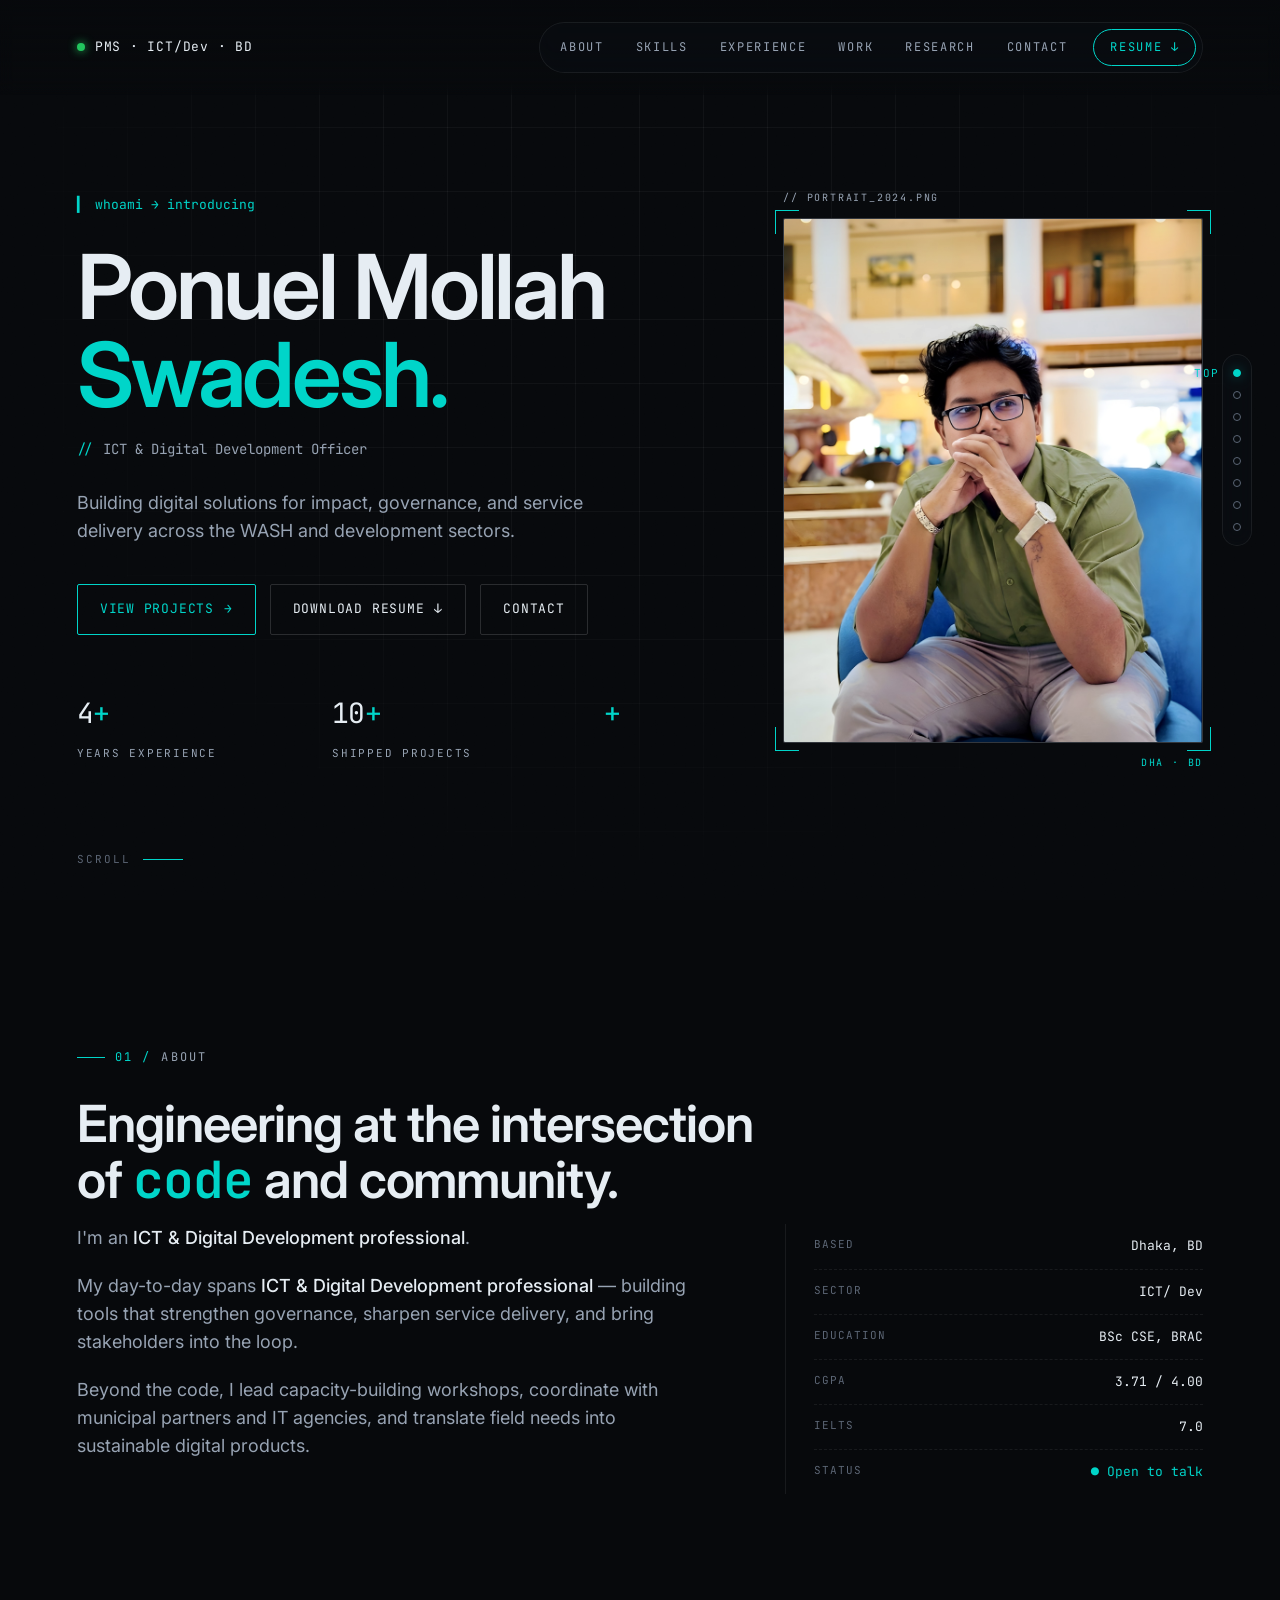
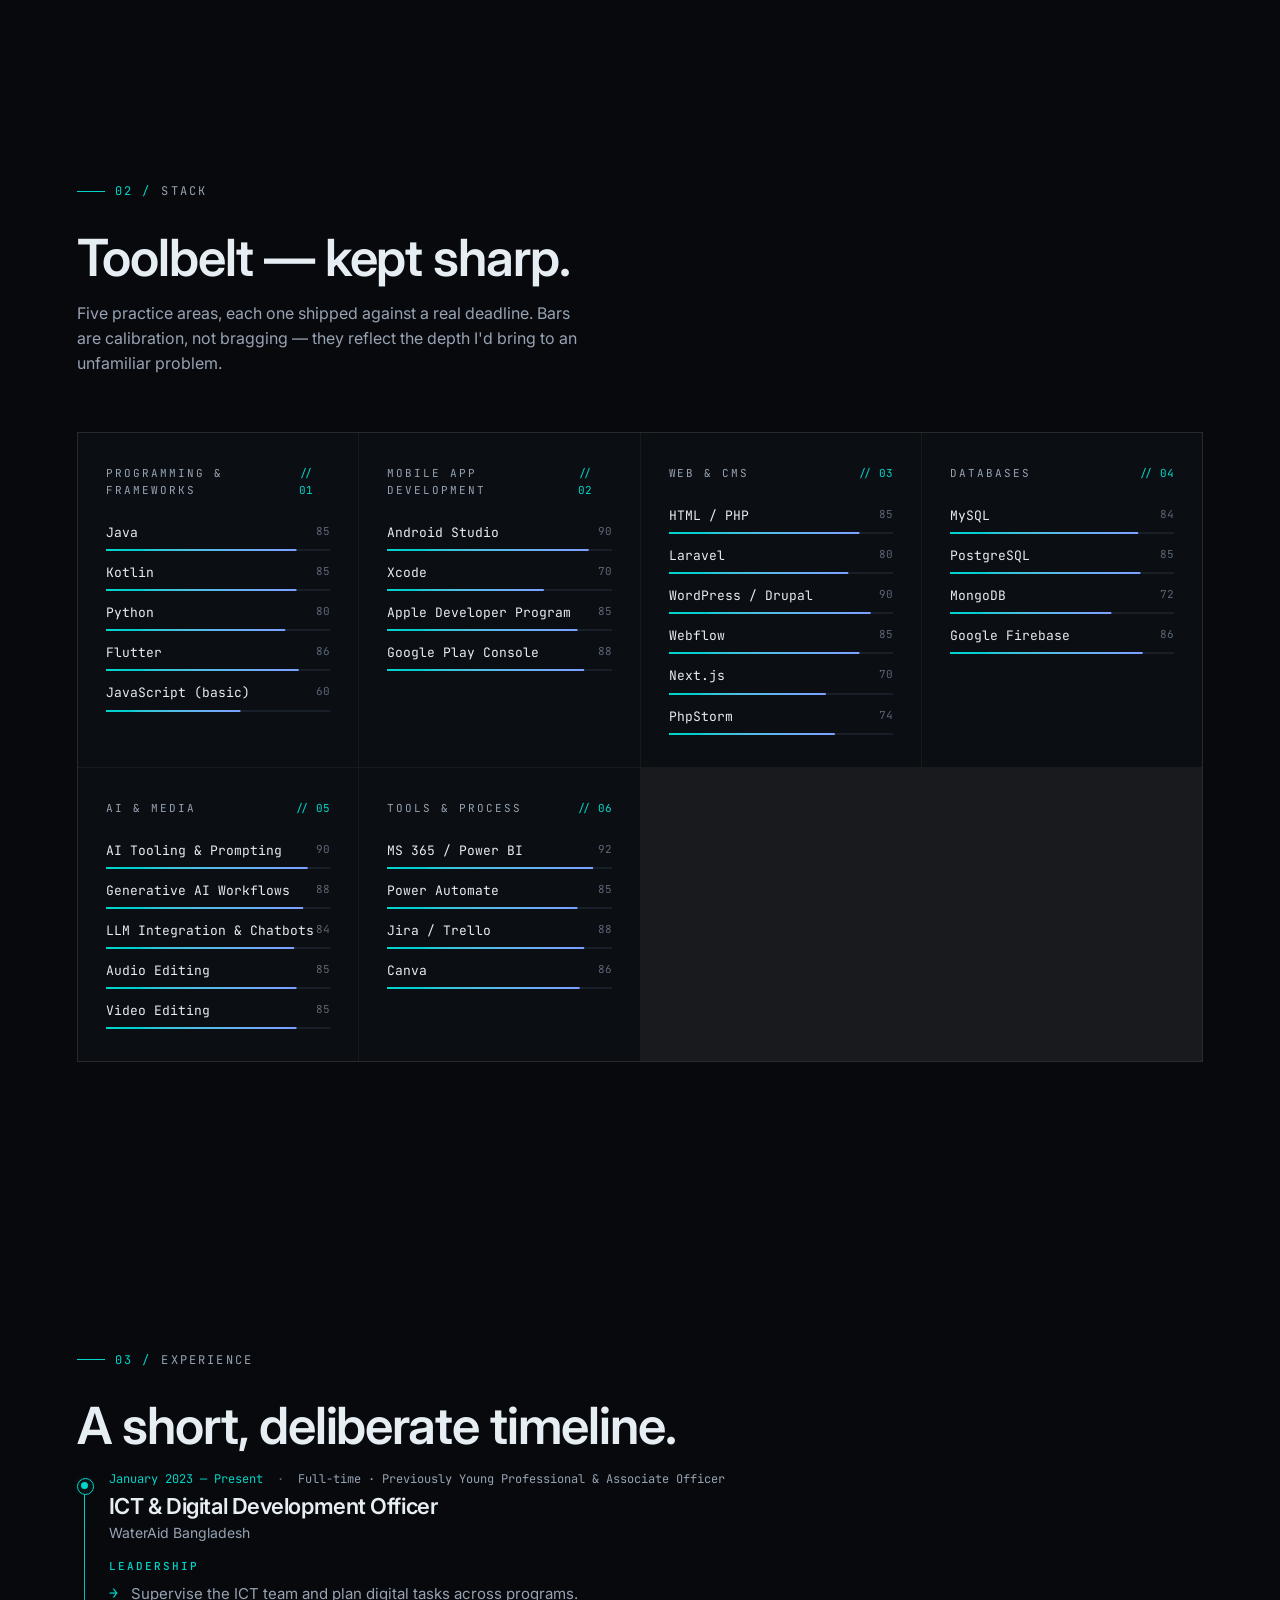
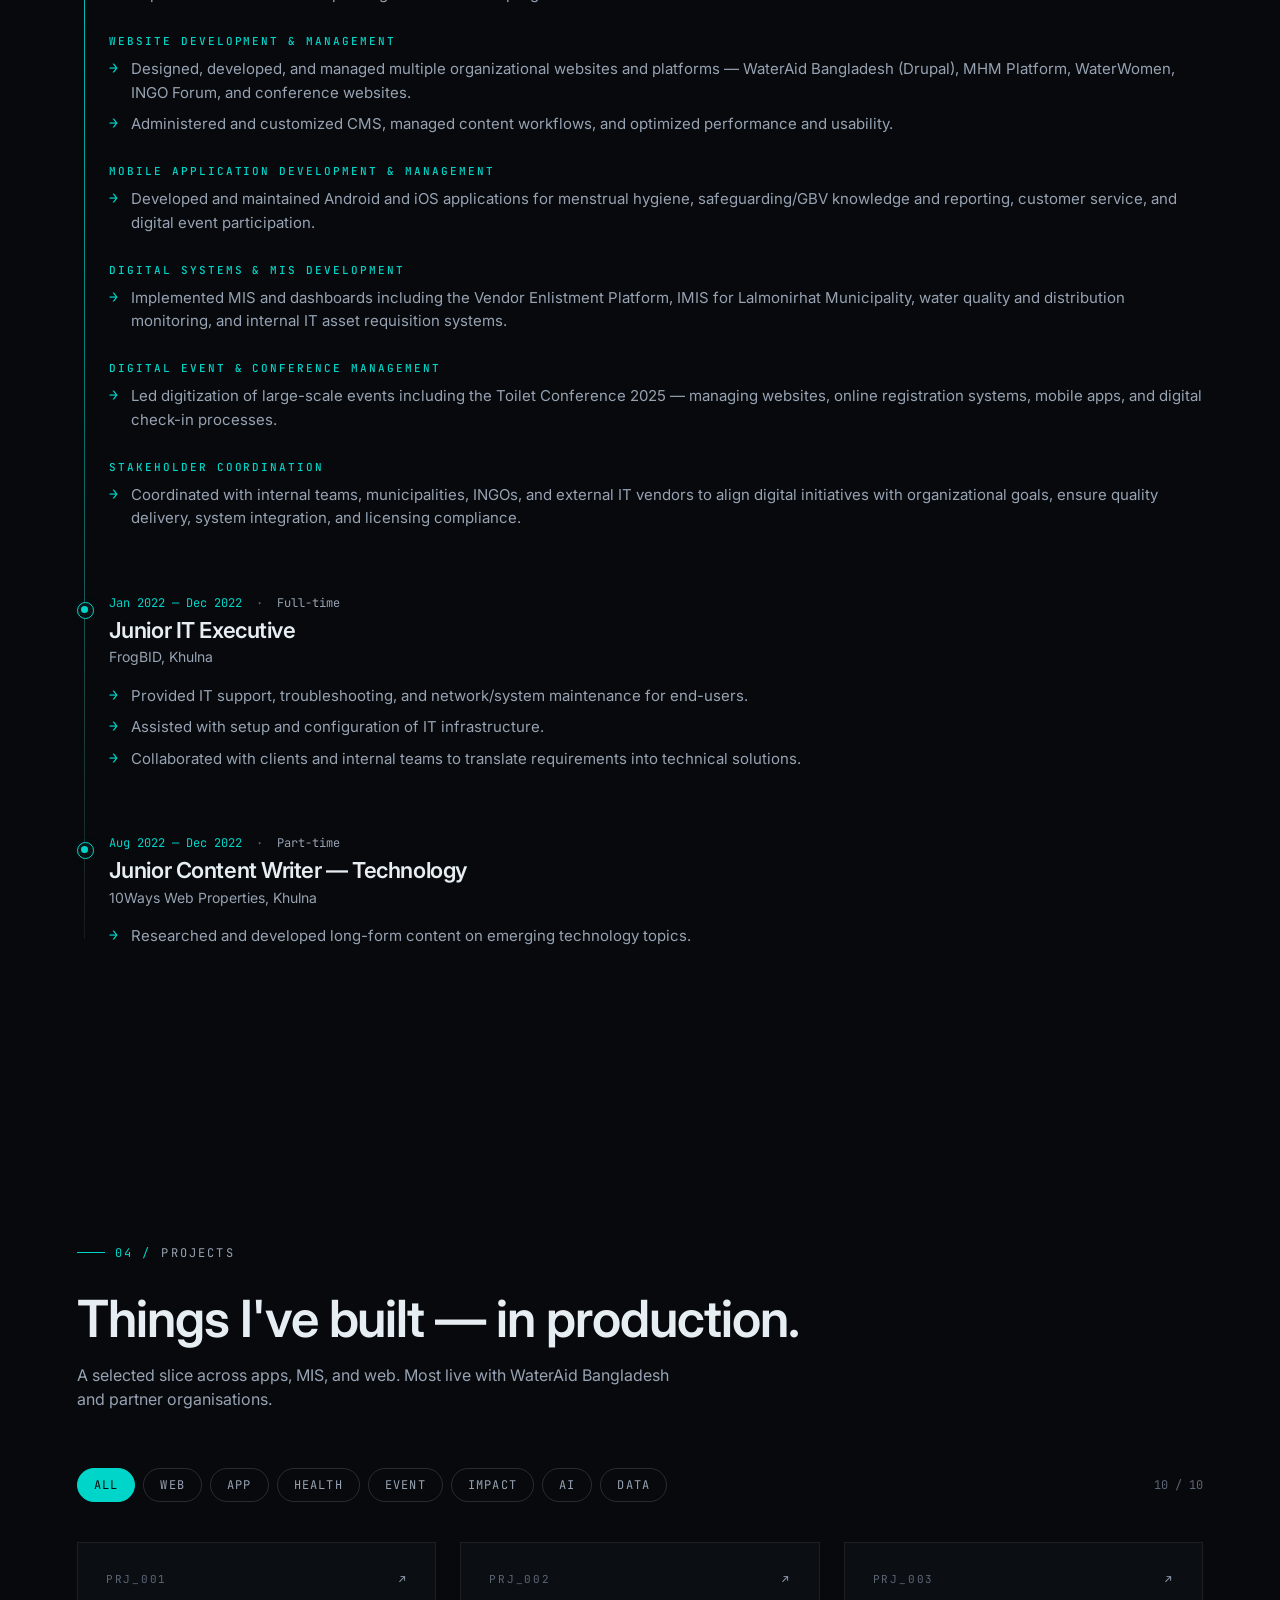
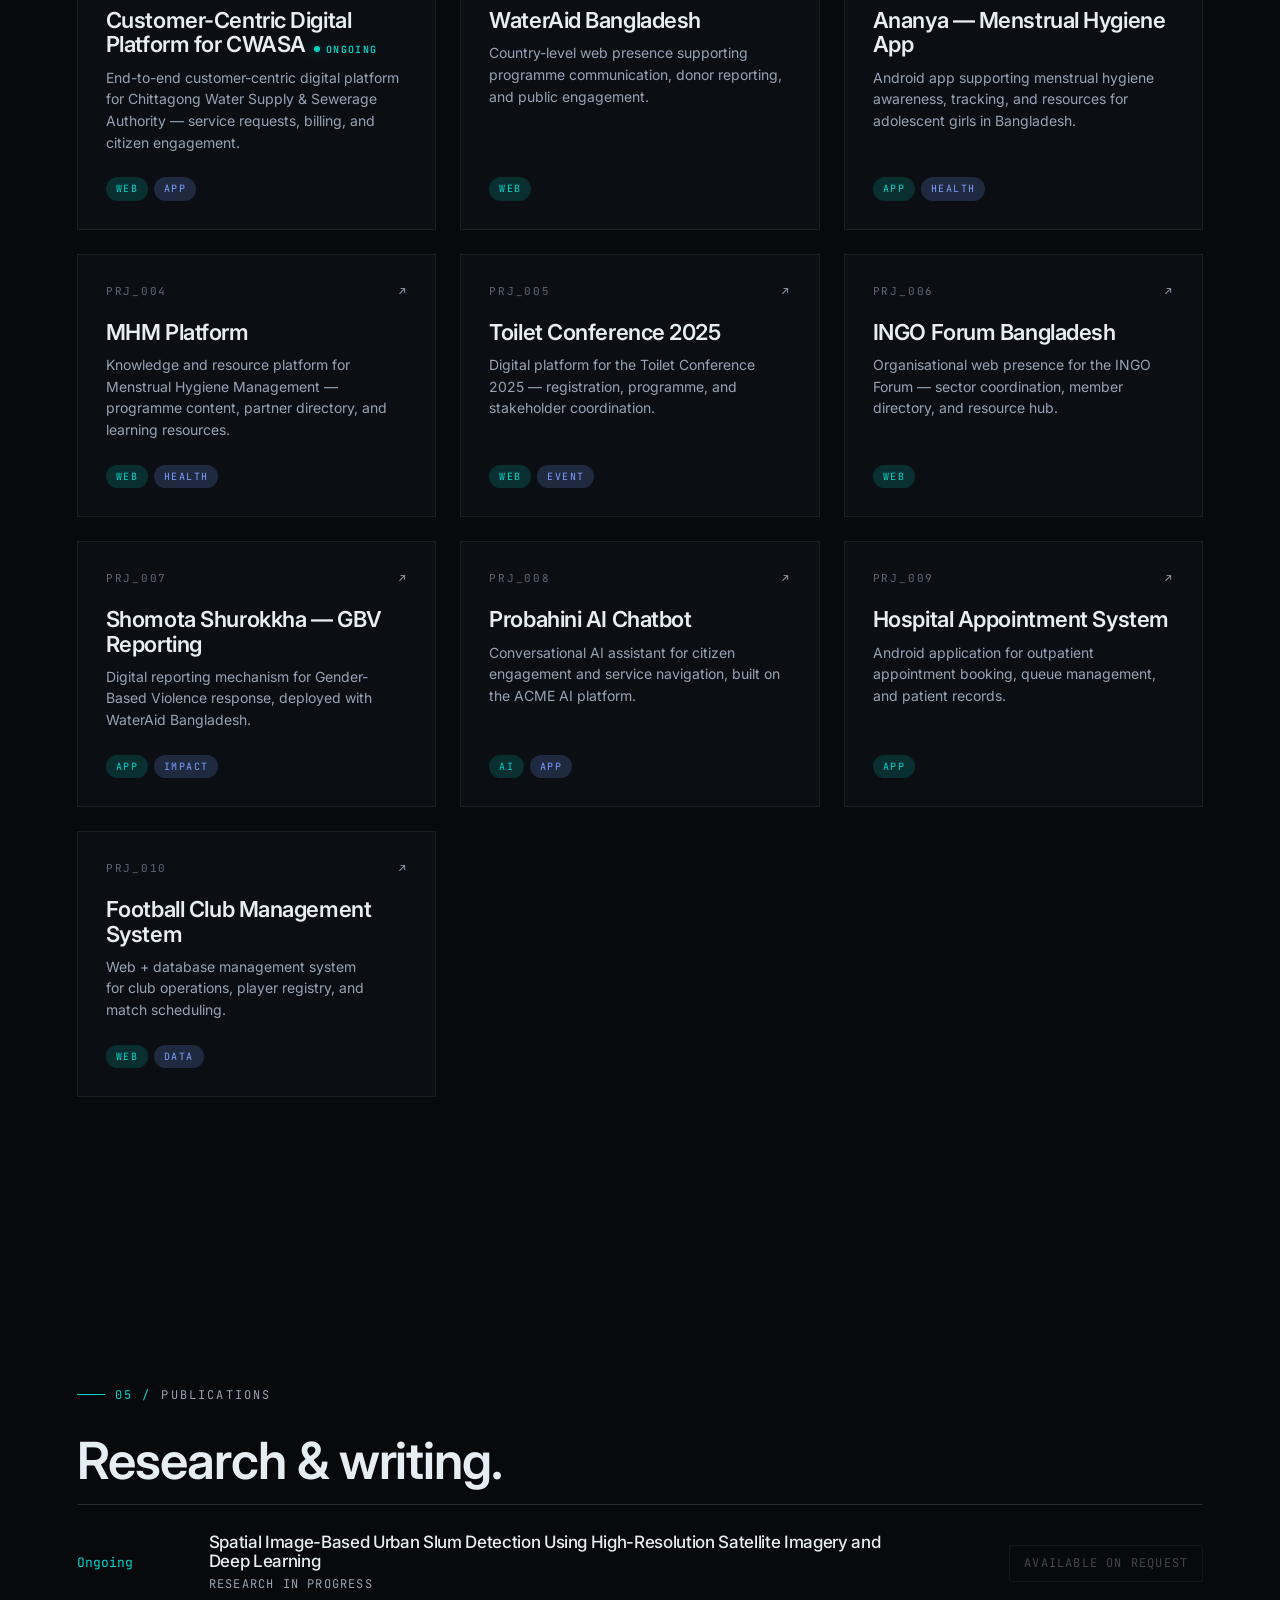
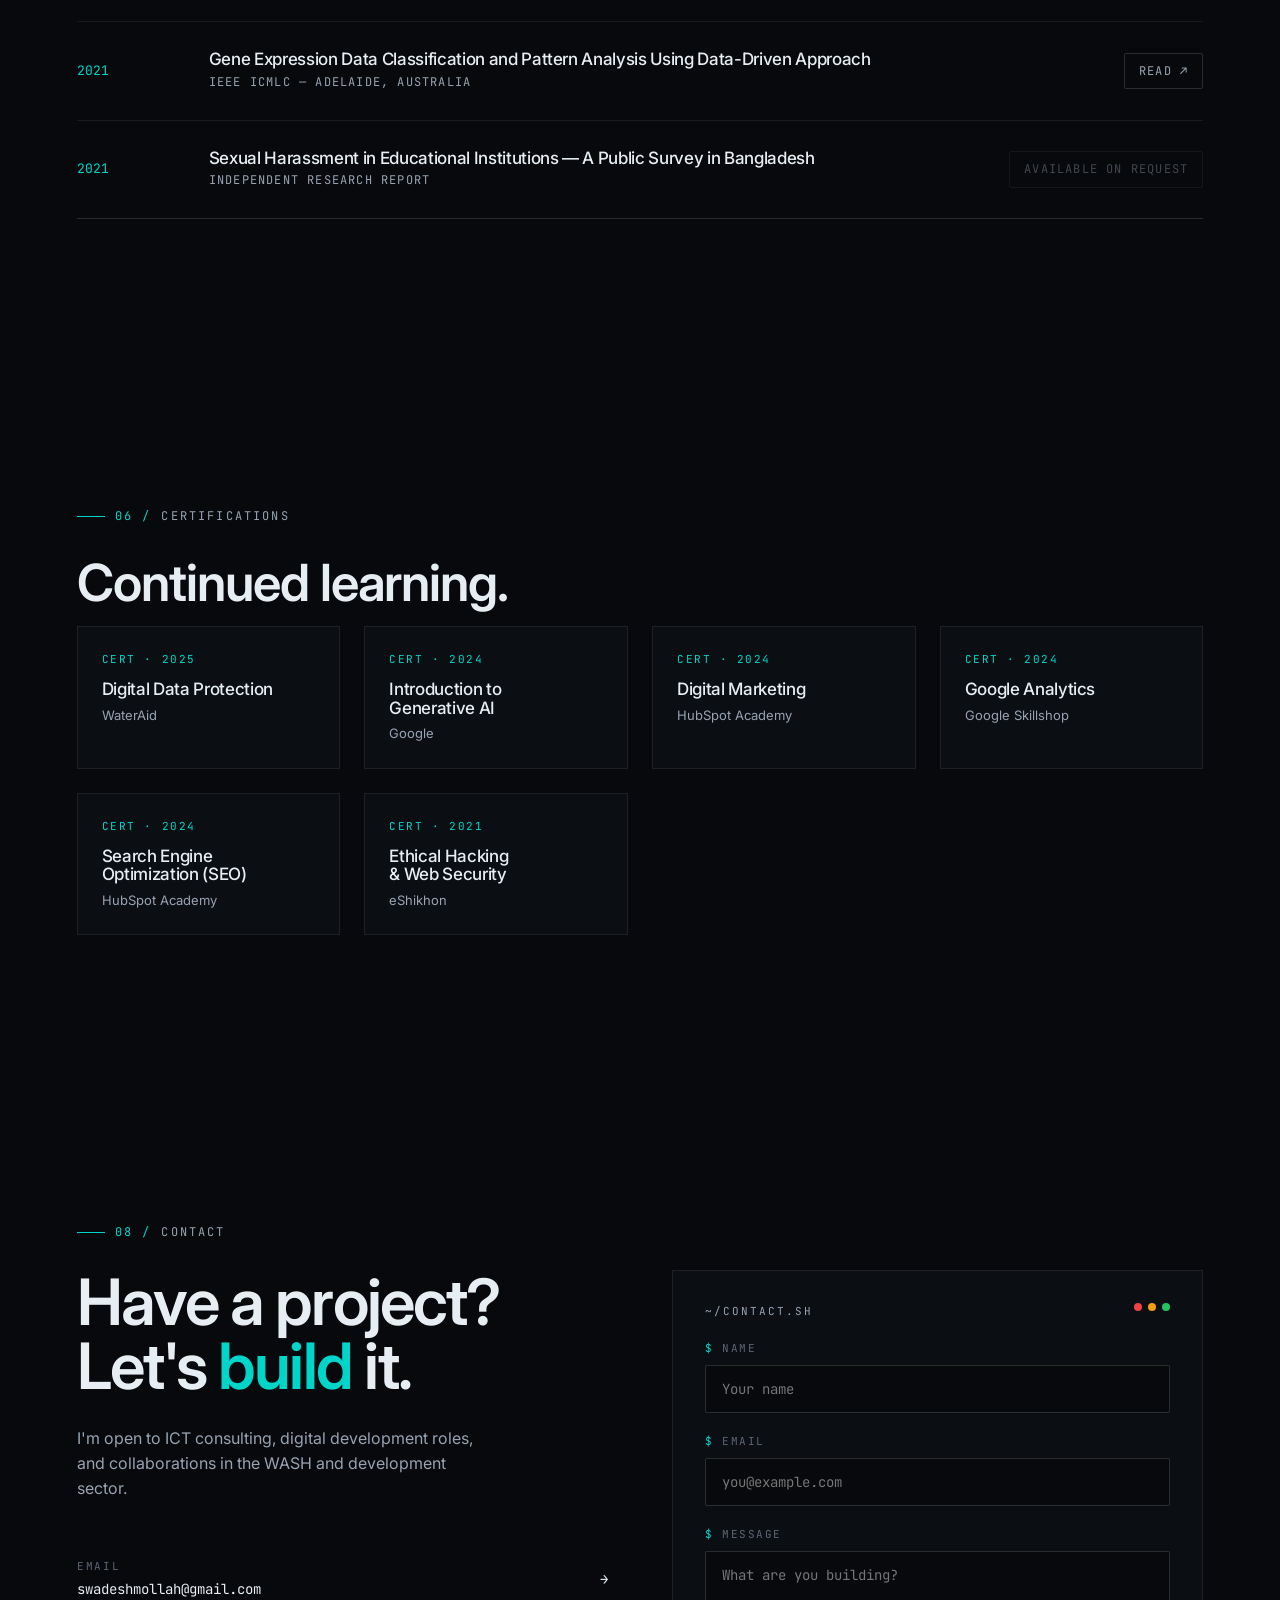
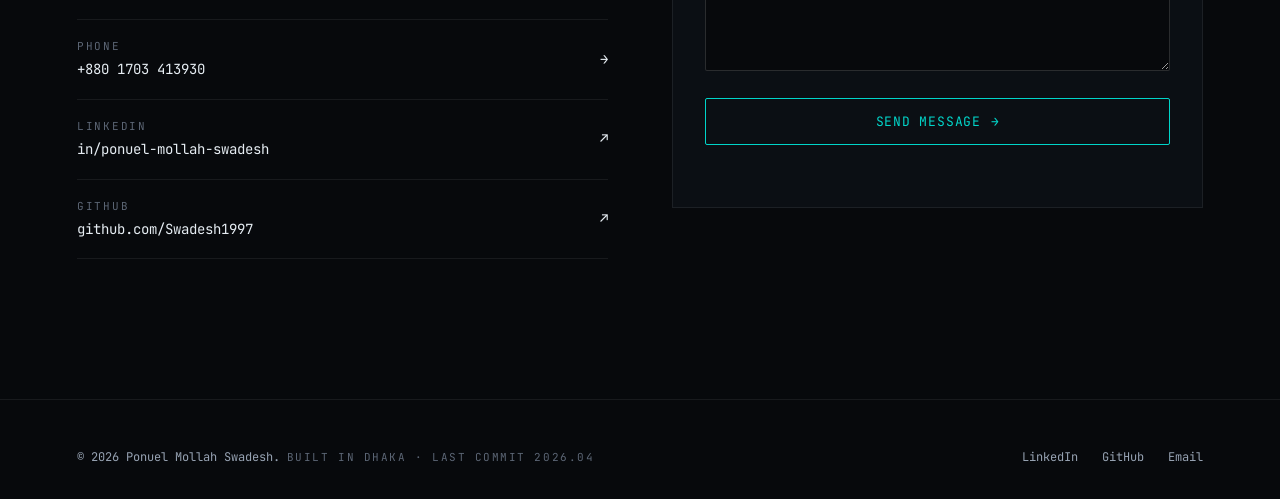
<file: old-site/index.html>
<!DOCTYPE html>
<html lang="en">
<head>
  <meta charset="UTF-8" />
  <meta name="viewport" content="width=device-width, initial-scale=1.0" />
  <title>Ponuel Mollah Swadesh — ICT & Digital Development</title>
  <meta name="description" content="Portfolio of Ponuel Mollah Swadesh — ICT & Digital Development Officer building digital solutions for impact, governance, and service delivery." />

  <link rel="preconnect" href="https://fonts.googleapis.com" />
  <link rel="preconnect" href="https://fonts.gstatic.com" crossorigin />
  <link href="https://fonts.googleapis.com/css2?family=Inter:wght@300;400;500;600;700&family=JetBrains+Mono:wght@300;400;500;600&display=swap" rel="stylesheet" />

  <link rel="stylesheet" href="styles.css" />
</head>
<body>

  <!-- ===== Top bar ===== -->
  <header class="topbar">
    <div class="brand">
      <span class="dot"></span>
      <span>PMS · ICT/Dev · BD</span>
    </div>
    <nav class="topbar-nav" aria-label="Primary">
      <a href="#about">About</a>
      <a href="#skills">Skills</a>
      <a href="#experience">Experience</a>
      <a href="#projects">Work</a>
      <a href="#publications">Research</a>
      <a href="#contact">Contact</a>
      <a href="assets/Resume.pdf" class="cta" download target="_blank" rel="noopener noreferrer">
        <span>Resume</span>
        <span aria-hidden="true">↓</span>
      </a>
    </nav>
  </header>

  <!-- ===== Floating dot nav ===== -->
  <nav class="dot-nav" aria-label="Section navigation">
    <button data-target="hero" aria-label="Top"><span class="label">Top</span></button>
    <button data-target="about" aria-label="About"><span class="label">About</span></button>
    <button data-target="skills" aria-label="Skills"><span class="label">Skills</span></button>
    <button data-target="experience" aria-label="Experience"><span class="label">Experience</span></button>
    <button data-target="projects" aria-label="Projects"><span class="label">Projects</span></button>
    <button data-target="publications" aria-label="Publications"><span class="label">Publications</span></button>
    <button data-target="certifications" aria-label="Certs"><span class="label">Certs</span></button>
    <button data-target="contact" aria-label="Contact"><span class="label">Contact</span></button>
  </nav>

  <main>

    <!-- ===== HERO ===== -->
    <section id="hero" class="hero" data-screen-label="01 Hero">
      <div class="wrap hero-grid">
        <div class="hero-text">
          <div class="reveal greeting">
            <span class="caret mono">▍</span>
            <span class="mono">whoami → introducing</span>
          </div>
          <h1 class="reveal delay-1">
            Ponuel Mollah<br />
            <span class="accent">Swadesh.</span>
          </h1>
          <div class="reveal delay-2 role">
            ICT &amp; Digital Development Officer
          </div>
          <p class="reveal delay-3 tagline">
            Building digital solutions for impact, governance, and service delivery across the WASH and development sectors.
          </p>
          <div class="reveal delay-4 ctas">
            <a href="#projects" class="btn primary">
              View projects <span class="arrow mono">→</span>
            </a>
            <a href="assets/Resume.pdf" class="btn" download target="_blank" rel="noopener noreferrer">
              Download resume <span class="arrow mono">↓</span>
            </a>
            <a href="#contact" class="btn">Contact</a>
          </div>
          <div class="reveal delay-4 hero-stats">
            <div class="stat"><span class="num">4<span class="plus">+</span></span><span class="lbl">Years experience</span></div>
            <div class="stat"><span class="num">10<span class="plus">+</span></span><span class="lbl">Shipped projects</span></div>
            <div class="stat"><span class="num">&nbsp;<span class="plus">+</span></span><span class="lbl"></span></div>
          </div>
        </div>
        <div class="reveal delay-2 hero-portrait">
          <span class="tag top mono">// portrait_2024.png</span>
          <div class="frame">
            <img src="assets/profile.png" alt="Ponuel Mollah Swadesh" />
            <div class="scan"></div>
          </div>
          <div class="corner tl"></div>
          <div class="corner tr"></div>
          <div class="corner bl"></div>
          <div class="corner br"></div>
          <span class="tag bot mono">DHA · BD</span>
        </div>
      </div>
      <div class="scroll-cue">
        <span>scroll</span>
        <span class="line"></span>
      </div>
    </section>

    <!-- ===== ABOUT ===== -->
    <section id="about" data-screen-label="02 About">
      <div class="wrap">
        <div class="reveal">
          <div class="section-label"><span class="num">01 /</span><span>About</span></div>
        </div>
        <h2 class="reveal delay-1 section-title">
          Engineering at the intersection of <em style="font-family: 'JetBrains Mono', monospace; font-style: normal; color: var(--accent);">code</em> and <em style="font-style: normal;">community.</em>
        </h2>
        <div class="about-grid">
          <div class="reveal delay-2 about-text">
            <p>I'm an <strong>ICT &amp; Digital Development professional</strong>.</p>
            <p>My day-to-day spans <strong>ICT &amp; Digital Development professional</strong> — building tools that strengthen governance, sharpen service delivery, and bring stakeholders into the loop.</p>
            <p>Beyond the code, I lead capacity-building workshops, coordinate with municipal partners and IT agencies, and translate field needs into sustainable digital products.</p>
          </div>
          <div class="reveal delay-3 about-side">
            <div class="row"><span class="k">Based</span><span class="v">Dhaka, BD</span></div>
            <div class="row"><span class="k">Sector</span><span class="v">ICT/ Dev</span></div>
            <div class="row"><span class="k">Education</span><span class="v">BSc CSE, BRAC</span></div>
            <div class="row"><span class="k">CGPA</span><span class="v">3.71 / 4.00</span></div>
            <div class="row"><span class="k">IELTS</span><span class="v">7.0</span></div>
            <div class="row"><span class="k">Status</span><span class="v" style="color: var(--accent);">● Open to talk</span></div>
          </div>
        </div>
      </div>
    </section>

    <!-- ===== SKILLS ===== -->
    <section id="skills" data-screen-label="03 Skills">
      <div class="wrap">
        <div class="reveal">
          <div class="section-label"><span class="num">02 /</span><span>Stack</span></div>
        </div>
        <h2 class="reveal delay-1 section-title">Toolbelt — kept sharp.</h2>
        <p class="reveal delay-2 section-sub">
          Five practice areas, each one shipped against a real deadline. Bars are calibration, not bragging — they reflect the depth I'd bring to an unfamiliar problem.
        </p>
        <div class="reveal delay-2 skills-grid">

          <div class="skill-card">
            <div class="head">
              <span class="label">Programming &amp; Frameworks</span>
              <span class="num">// 01</span>
            </div>
            <div class="skill-bar">
              <div class="item"><div class="top"><span class="name">Java</span><span class="pct">85</span></div><div class="track"><div class="fill" style="--w: 0.85;"></div></div></div>
              <div class="item"><div class="top"><span class="name">Kotlin</span><span class="pct">85</span></div><div class="track"><div class="fill" style="--w: 0.85;"></div></div></div>
              <div class="item"><div class="top"><span class="name">Python</span><span class="pct">80</span></div><div class="track"><div class="fill" style="--w: 0.8;"></div></div></div>
              <div class="item"><div class="top"><span class="name">Flutter</span><span class="pct">86</span></div><div class="track"><div class="fill" style="--w: 0.86;"></div></div></div>
              <div class="item"><div class="top"><span class="name">JavaScript (basic)</span><span class="pct">60</span></div><div class="track"><div class="fill" style="--w: 0.6;"></div></div></div>
            </div>
          </div>

          <div class="skill-card">
            <div class="head">
              <span class="label">Mobile App Development</span>
              <span class="num">// 02</span>
            </div>
            <div class="skill-bar">
              <div class="item"><div class="top"><span class="name">Android Studio</span><span class="pct">90</span></div><div class="track"><div class="fill" style="--w: 0.9;"></div></div></div>
              <div class="item"><div class="top"><span class="name">Xcode</span><span class="pct">70</span></div><div class="track"><div class="fill" style="--w: 0.7;"></div></div></div>
              <div class="item"><div class="top"><span class="name">Apple Developer Program</span><span class="pct">85</span></div><div class="track"><div class="fill" style="--w: 0.85;"></div></div></div>
              <div class="item"><div class="top"><span class="name">Google Play Console</span><span class="pct">88</span></div><div class="track"><div class="fill" style="--w: 0.88;"></div></div></div>
            </div>
          </div>

          <div class="skill-card">
            <div class="head">
              <span class="label">Web &amp; CMS</span>
              <span class="num">// 03</span>
            </div>
            <div class="skill-bar">
              <div class="item"><div class="top"><span class="name">HTML / PHP</span><span class="pct">85</span></div><div class="track"><div class="fill" style="--w: 0.85;"></div></div></div>
              <div class="item"><div class="top"><span class="name">Laravel</span><span class="pct">80</span></div><div class="track"><div class="fill" style="--w: 0.8;"></div></div></div>
              <div class="item"><div class="top"><span class="name">WordPress / Drupal</span><span class="pct">90</span></div><div class="track"><div class="fill" style="--w: 0.9;"></div></div></div>
              <div class="item"><div class="top"><span class="name">Webflow</span><span class="pct">85</span></div><div class="track"><div class="fill" style="--w: 0.85;"></div></div></div>
              <div class="item"><div class="top"><span class="name">Next.js</span><span class="pct">70</span></div><div class="track"><div class="fill" style="--w: 0.7;"></div></div></div>
              <div class="item"><div class="top"><span class="name">PhpStorm</span><span class="pct">74</span></div><div class="track"><div class="fill" style="--w: 0.74;"></div></div></div>
            </div>
          </div>

          <div class="skill-card">
            <div class="head">
              <span class="label">Databases</span>
              <span class="num">// 04</span>
            </div>
            <div class="skill-bar">
              <div class="item"><div class="top"><span class="name">MySQL</span><span class="pct">84</span></div><div class="track"><div class="fill" style="--w: 0.84;"></div></div></div>
              <div class="item"><div class="top"><span class="name">PostgreSQL</span><span class="pct">85</span></div><div class="track"><div class="fill" style="--w: 0.85;"></div></div></div>
              <div class="item"><div class="top"><span class="name">MongoDB</span><span class="pct">72</span></div><div class="track"><div class="fill" style="--w: 0.72;"></div></div></div>
              <div class="item"><div class="top"><span class="name">Google Firebase</span><span class="pct">86</span></div><div class="track"><div class="fill" style="--w: 0.86;"></div></div></div>
            </div>
          </div>

          <div class="skill-card">
            <div class="head">
              <span class="label">AI &amp; Media</span>
              <span class="num">// 05</span>
            </div>
            <div class="skill-bar">
              <div class="item"><div class="top"><span class="name">AI Tooling &amp; Prompting</span><span class="pct">90</span></div><div class="track"><div class="fill" style="--w: 0.9;"></div></div></div>
              <div class="item"><div class="top"><span class="name">Generative AI Workflows</span><span class="pct">88</span></div><div class="track"><div class="fill" style="--w: 0.88;"></div></div></div>
              <div class="item"><div class="top"><span class="name">LLM Integration &amp; Chatbots</span><span class="pct">84</span></div><div class="track"><div class="fill" style="--w: 0.84;"></div></div></div>
              <div class="item"><div class="top"><span class="name">Audio Editing</span><span class="pct">85</span></div><div class="track"><div class="fill" style="--w: 0.85;"></div></div></div>
              <div class="item"><div class="top"><span class="name">Video Editing</span><span class="pct">85</span></div><div class="track"><div class="fill" style="--w: 0.85;"></div></div></div>
            </div>
          </div>

          <div class="skill-card">
            <div class="head">
              <span class="label">Tools &amp; Process</span>
              <span class="num">// 06</span>
            </div>
            <div class="skill-bar">
              <div class="item"><div class="top"><span class="name">MS 365 / Power BI</span><span class="pct">92</span></div><div class="track"><div class="fill" style="--w: 0.92;"></div></div></div>
              <div class="item"><div class="top"><span class="name">Power Automate</span><span class="pct">85</span></div><div class="track"><div class="fill" style="--w: 0.85;"></div></div></div>
              <div class="item"><div class="top"><span class="name">Jira / Trello</span><span class="pct">88</span></div><div class="track"><div class="fill" style="--w: 0.88;"></div></div></div>
              <div class="item"><div class="top"><span class="name">Canva</span><span class="pct">86</span></div><div class="track"><div class="fill" style="--w: 0.86;"></div></div></div>
            </div>
          </div>

        </div>
      </div>
    </section>

    <!-- ===== EXPERIENCE ===== -->
    <section id="experience" data-screen-label="04 Experience">
      <div class="wrap">
        <div class="reveal">
          <div class="section-label"><span class="num">03 /</span><span>Experience</span></div>
        </div>
        <h2 class="reveal delay-1 section-title">A short, deliberate timeline.</h2>
        <div class="reveal delay-2 timeline">

          <div class="tl-item">
            <div class="meta-row">
              <span class="date">January 2023 — Present</span>
              <span class="sep">·</span>
              <span>Full-time · Previously Young Professional &amp; Associate Officer</span>
            </div>
            <h3>ICT &amp; Digital Development Officer</h3>
            <div class="org">WaterAid Bangladesh</div>
            <div class="tl-groups">
              <div class="tl-group">
                <h4 class="tl-group-head">Leadership</h4>
                <ul><li>Supervise the ICT team and plan digital tasks across programs.</li></ul>
              </div>
              <div class="tl-group">
                <h4 class="tl-group-head">Website development &amp; management</h4>
                <ul>
                  <li>Designed, developed, and managed multiple organizational websites and platforms — WaterAid Bangladesh (Drupal), MHM Platform, WaterWomen, INGO Forum, and conference websites.</li>
                  <li>Administered and customized CMS, managed content workflows, and optimized performance and usability.</li>
                </ul>
              </div>
              <div class="tl-group">
                <h4 class="tl-group-head">Mobile application development &amp; management</h4>
                <ul><li>Developed and maintained Android and iOS applications for menstrual hygiene, safeguarding/GBV knowledge and reporting, customer service, and digital event participation.</li></ul>
              </div>
              <div class="tl-group">
                <h4 class="tl-group-head">Digital systems &amp; MIS development</h4>
                <ul><li>Implemented MIS and dashboards including the Vendor Enlistment Platform, IMIS for Lalmonirhat Municipality, water quality and distribution monitoring, and internal IT asset requisition systems.</li></ul>
              </div>
              <div class="tl-group">
                <h4 class="tl-group-head">Digital event &amp; conference management</h4>
                <ul><li>Led digitization of large-scale events including the Toilet Conference 2025 — managing websites, online registration systems, mobile apps, and digital check-in processes.</li></ul>
              </div>
              <div class="tl-group">
                <h4 class="tl-group-head">Stakeholder coordination</h4>
                <ul><li>Coordinated with internal teams, municipalities, INGOs, and external IT vendors to align digital initiatives with organizational goals, ensure quality delivery, system integration, and licensing compliance.</li></ul>
              </div>
            </div>
          </div>

          <div class="tl-item">
            <div class="meta-row">
              <span class="date">Jan 2022 — Dec 2022</span>
              <span class="sep">·</span>
              <span>Full-time</span>
            </div>
            <h3>Junior IT Executive</h3>
            <div class="org">FrogBID, Khulna</div>
            <ul>
              <li>Provided IT support, troubleshooting, and network/system maintenance for end-users.</li>
              <li>Assisted with setup and configuration of IT infrastructure.</li>
              <li>Collaborated with clients and internal teams to translate requirements into technical solutions.</li>
            </ul>
          </div>

          <div class="tl-item">
            <div class="meta-row">
              <span class="date">Aug 2022 — Dec 2022</span>
              <span class="sep">·</span>
              <span>Part-time</span>
            </div>
            <h3>Junior Content Writer — Technology</h3>
            <div class="org">10Ways Web Properties, Khulna</div>
            <ul>
              <li>Researched and developed long-form content on emerging technology topics.</li>
            </ul>
          </div>

        </div>
      </div>
    </section>

    <!-- ===== PROJECTS ===== -->
    <section id="projects" data-screen-label="05 Projects">
      <div class="wrap">
        <div class="reveal">
          <div class="section-label"><span class="num">04 /</span><span>Projects</span></div>
        </div>
        <h2 class="reveal delay-1 section-title">Things I've built — in production.</h2>
        <p class="reveal delay-2 section-sub">
          A selected slice across apps, MIS, and web. Most live with WaterAid Bangladesh and partner organisations.
        </p>
        <div class="reveal delay-2 filter-bar" id="filter-bar">
          <button class="active" data-filter="All">All</button>
          <button data-filter="Web">Web</button>
          <button data-filter="App">App</button>
          <button data-filter="Health">Health</button>
          <button data-filter="Event">Event</button>
          <button data-filter="Impact">Impact</button>
          <button data-filter="AI">AI</button>
          <button data-filter="Data">Data</button>
          <span class="count mono" id="filter-count">10 / 10</span>
        </div>
        <div class="proj-grid" id="proj-grid">

          <a href="#" data-tags="Web,App" class="proj-card" onclick="event.preventDefault();">
            <div class="head"><span class="id">PRJ_001</span><span class="ext mono">↗</span></div>
            <h3>Customer-Centric Digital Platform for CWASA<span class="ongoing-badge">Ongoing</span></h3>
            <div class="desc">End-to-end customer-centric digital platform for Chittagong Water Supply &amp; Sewerage Authority — service requests, billing, and citizen engagement.</div>
            <div class="tags"><span class="tag">Web</span><span class="tag alt">App</span></div>
          </a>

          <a href="https://www.wateraid.org/bd/" target="_blank" rel="noopener noreferrer" data-tags="Web" class="proj-card">
            <div class="head"><span class="id">PRJ_002</span><span class="ext mono">↗</span></div>
            <h3>WaterAid Bangladesh</h3>
            <div class="desc">Country-level web presence supporting programme communication, donor reporting, and public engagement.</div>
            <div class="tags"><span class="tag">Web</span></div>
          </a>

          <a href="https://play.google.com/store/apps/details?id=com.mhmapp.ananyaproject&hl=bn&pli=1" target="_blank" rel="noopener noreferrer" data-tags="App,Health" class="proj-card">
            <div class="head"><span class="id">PRJ_003</span><span class="ext mono">↗</span></div>
            <h3>Ananya — Menstrual Hygiene App</h3>
            <div class="desc">Android app supporting menstrual hygiene awareness, tracking, and resources for adolescent girls in Bangladesh.</div>
            <div class="tags"><span class="tag">App</span><span class="tag alt">Health</span></div>
          </a>

          <a href="https://www.mhmplatform.org/" target="_blank" rel="noopener noreferrer" data-tags="Web,Health" class="proj-card">
            <div class="head"><span class="id">PRJ_004</span><span class="ext mono">↗</span></div>
            <h3>MHM Platform</h3>
            <div class="desc">Knowledge and resource platform for Menstrual Hygiene Management — programme content, partner directory, and learning resources.</div>
            <div class="tags"><span class="tag">Web</span><span class="tag alt">Health</span></div>
          </a>

          <a href="https://www.toiletconference.org/" target="_blank" rel="noopener noreferrer" data-tags="Web,Event" class="proj-card">
            <div class="head"><span class="id">PRJ_005</span><span class="ext mono">↗</span></div>
            <h3>Toilet Conference 2025</h3>
            <div class="desc">Digital platform for the Toilet Conference 2025 — registration, programme, and stakeholder coordination.</div>
            <div class="tags"><span class="tag">Web</span><span class="tag alt">Event</span></div>
          </a>

          <a href="https://ingoforumbd.net/" target="_blank" rel="noopener noreferrer" data-tags="Web" class="proj-card">
            <div class="head"><span class="id">PRJ_006</span><span class="ext mono">↗</span></div>
            <h3>INGO Forum Bangladesh</h3>
            <div class="desc">Organisational web presence for the INGO Forum — sector coordination, member directory, and resource hub.</div>
            <div class="tags"><span class="tag">Web</span></div>
          </a>

          <a href="https://play.google.com/store/apps/details?id=com.wateraidbd.shomotashurokkha&hl=bn" target="_blank" rel="noopener noreferrer" data-tags="App,Impact" class="proj-card">
            <div class="head"><span class="id">PRJ_007</span><span class="ext mono">↗</span></div>
            <h3>Shomota Shurokkha — GBV Reporting</h3>
            <div class="desc">Digital reporting mechanism for Gender-Based Violence response, deployed with WaterAid Bangladesh.</div>
            <div class="tags"><span class="tag">App</span><span class="tag alt">Impact</span></div>
          </a>

          <a href="https://www.acmeai.tech/product/probahini-chatbot" target="_blank" rel="noopener noreferrer" data-tags="AI,App" class="proj-card">
            <div class="head"><span class="id">PRJ_008</span><span class="ext mono">↗</span></div>
            <h3>Probahini AI Chatbot</h3>
            <div class="desc">Conversational AI assistant for citizen engagement and service navigation, built on the ACME AI platform.</div>
            <div class="tags"><span class="tag">AI</span><span class="tag alt">App</span></div>
          </a>

          <a href="https://github.com/Swadesh1997" target="_blank" rel="noopener noreferrer" data-tags="App" class="proj-card">
            <div class="head"><span class="id">PRJ_009</span><span class="ext mono">↗</span></div>
            <h3>Hospital Appointment System</h3>
            <div class="desc">Android application for outpatient appointment booking, queue management, and patient records.</div>
            <div class="tags"><span class="tag">App</span></div>
          </a>

          <a href="https://github.com/Swadesh1997" target="_blank" rel="noopener noreferrer" data-tags="Web,Data" class="proj-card">
            <div class="head"><span class="id">PRJ_010</span><span class="ext mono">↗</span></div>
            <h3>Football Club Management System</h3>
            <div class="desc">Web + database management system for club operations, player registry, and match scheduling.</div>
            <div class="tags"><span class="tag">Web</span><span class="tag alt">Data</span></div>
          </a>

        </div>
      </div>
    </section>

    <!-- ===== PUBLICATIONS ===== -->
    <section id="publications" data-screen-label="06 Publications">
      <div class="wrap">
        <div class="reveal">
          <div class="section-label"><span class="num">05 /</span><span>Publications</span></div>
        </div>
        <h2 class="reveal delay-1 section-title">Research &amp; writing.</h2>
        <div class="reveal delay-2 pub-list">

          <div class="pub-item">
            <div class="year mono">Ongoing</div>
            <div>
              <h4>Spatial Image-Based Urban Slum Detection Using High-Resolution Satellite Imagery and Deep Learning</h4>
              <div class="venue">Research in progress</div>
            </div>
            <span class="link" style="opacity: 0.4;">Available on request</span>
          </div>

          <div class="pub-item">
            <div class="year mono">2021</div>
            <div>
              <h4>Gene Expression Data Classification and Pattern Analysis Using Data-Driven Approach</h4>
              <div class="venue">IEEE ICMLC — Adelaide, Australia</div>
            </div>
            <a class="link" href="https://ieeexplore.ieee.org/document/9737248" target="_blank" rel="noopener noreferrer">Read ↗</a>
          </div>

          <div class="pub-item">
            <div class="year mono">2021</div>
            <div>
              <h4>Sexual Harassment in Educational Institutions — A Public Survey in Bangladesh</h4>
              <div class="venue">Independent Research Report</div>
            </div>
            <span class="link" style="opacity: 0.4;">Available on request</span>
          </div>

        </div>
      </div>
    </section>

    <!-- ===== CERTIFICATIONS ===== -->
    <section id="certifications" data-screen-label="07 Certifications">
      <div class="wrap">
        <div class="reveal">
          <div class="section-label"><span class="num">06 /</span><span>Certifications</span></div>
        </div>
        <h2 class="reveal delay-1 section-title">Continued learning.</h2>
        <div class="reveal delay-2 cert-grid">
          <div class="cert-card"><div class="yr">CERT · 2025</div><h4>Digital Data Protection</h4><div class="issuer">WaterAid</div></div>
          <div class="cert-card"><div class="yr">CERT · 2024</div><h4>Introduction to Generative AI</h4><div class="issuer">Google</div></div>
          <div class="cert-card"><div class="yr">CERT · 2024</div><h4>Digital Marketing</h4><div class="issuer">HubSpot Academy</div></div>
          <div class="cert-card"><div class="yr">CERT · 2024</div><h4>Google Analytics</h4><div class="issuer">Google Skillshop</div></div>
          <div class="cert-card"><div class="yr">CERT · 2024</div><h4>Search Engine Optimization (SEO)</h4><div class="issuer">HubSpot Academy</div></div>
          <div class="cert-card"><div class="yr">CERT · 2021</div><h4>Ethical Hacking &amp; Web Security</h4><div class="issuer">eShikhon</div></div>
        </div>
      </div>
    </section>

    <!-- ===== CONTACT ===== -->
    <section id="contact" data-screen-label="09 Contact">
      <div class="wrap">
        <div class="reveal">
          <div class="section-label"><span class="num">08 /</span><span>Contact</span></div>
        </div>
        <div class="contact-grid">
          <div class="reveal delay-1">
            <h2 class="contact-headline">
              Have a project? <br />
              Let's <span class="accent">build</span> it.
            </h2>
            <p style="color: var(--text-dim); margin-bottom: 40px; max-width: 40ch;">
              I'm open to ICT consulting, digital development roles, and collaborations in the WASH and development sector.
            </p>
            <div class="contact-info">
              <a href="mailto:swadeshmollah@gmail.com">
                <div>
                  <span class="k">Email</span>
                  swadeshmollah@gmail.com
                </div>
                <span class="arrow mono">→</span>
              </a>
              <a href="tel:+8801703413930">
                <div>
                  <span class="k">Phone</span>
                  +880 1703 413930
                </div>
                <span class="arrow mono">→</span>
              </a>
              <a href="https://www.linkedin.com/in/ponuel-mollah-swadesh-499424177/" target="_blank" rel="noopener noreferrer">
                <div>
                  <span class="k">LinkedIn</span>
                  in/ponuel-mollah-swadesh
                </div>
                <span class="arrow mono">↗</span>
              </a>
              <a href="https://github.com/Swadesh1997" target="_blank" rel="noopener noreferrer">
                <div>
                  <span class="k">GitHub</span>
                  github.com/Swadesh1997
                </div>
                <span class="arrow mono">↗</span>
              </a>
            </div>
          </div>
          <div class="reveal delay-2">
            <form class="contact-form" id="contact-form" novalidate>
              <div class="form-label">
                <span>~/contact.sh</span>
                <span class="lights"><span></span><span></span><span></span></span>
              </div>
              <div class="field">
                <label for="cf-name">name</label>
                <input id="cf-name" type="text" name="name" placeholder="Your name" />
              </div>
              <div class="field">
                <label for="cf-email">email</label>
                <input id="cf-email" type="email" name="email" placeholder="you@example.com" />
              </div>
              <div class="field">
                <label for="cf-msg">message</label>
                <textarea id="cf-msg" name="message" placeholder="What are you building?"></textarea>
              </div>
              <button type="submit" class="btn primary" style="width: 100%; justify-content: center;">
                Send message <span class="arrow mono">→</span>
              </button>
              <div class="form-status" id="form-status"></div>
            </form>
          </div>
        </div>
      </div>
    </section>

  </main>

  <!-- ===== Footer ===== -->
  <footer class="footer">
    <div class="footer-grid">
      <div>
        © 2026 Ponuel Mollah Swadesh. <span class="built">Built in Dhaka · last commit 2026.04</span>
      </div>
      <div class="links">
        <a href="https://www.linkedin.com/in/ponuel-mollah-swadesh-499424177/" target="_blank" rel="noopener noreferrer">LinkedIn</a>
        <a href="https://github.com/Swadesh1997" target="_blank" rel="noopener noreferrer">GitHub</a>
        <a href="mailto:swadeshmollah@gmail.com">Email</a>
      </div>
    </div>
  </footer>

  <script>
    // ===== Reveal-on-scroll =====
    (function () {
      const els = document.querySelectorAll('.reveal');
      const io = new IntersectionObserver((entries) => {
        entries.forEach((e) => {
          if (e.isIntersecting) {
            e.target.classList.add('in');
            io.unobserve(e.target);
          }
        });
      }, { threshold: 0.12, rootMargin: '0px 0px -40px 0px' });
      els.forEach((el) => io.observe(el));
    })();

    // ===== Skill bars: trigger fill on intersection =====
    (function () {
      const bars = document.querySelectorAll('.skill-bar');
      const io = new IntersectionObserver((entries) => {
        entries.forEach((e) => {
          if (e.isIntersecting) {
            e.target.classList.add('in');
            io.unobserve(e.target);
          }
        });
      }, { threshold: 0.3 });
      bars.forEach((b) => io.observe(b));
    })();

    // ===== Smooth-scroll for anchor links (topbar + dot nav + CTAs) =====
    (function () {
      document.querySelectorAll('a[href^="#"]').forEach((a) => {
        a.addEventListener('click', (e) => {
          const id = a.getAttribute('href').slice(1);
          if (!id) return;
          const target = document.getElementById(id);
          if (!target) return;
          e.preventDefault();
          target.scrollIntoView({ behavior: 'smooth', block: 'start' });
        });
      });
      document.querySelectorAll('.dot-nav button').forEach((btn) => {
        btn.addEventListener('click', () => {
          const id = btn.dataset.target;
          document.getElementById(id)?.scrollIntoView({ behavior: 'smooth', block: 'start' });
        });
      });
    })();

    // ===== Dot-nav active state =====
    (function () {
      const buttons = Array.from(document.querySelectorAll('.dot-nav button'));
      const ids = buttons.map((b) => b.dataset.target);
      const update = () => {
        const y = window.scrollY + window.innerHeight * 0.4;
        let cur = ids[0];
        for (const id of ids) {
          const el = document.getElementById(id);
          if (el && el.offsetTop <= y) cur = id;
        }
        buttons.forEach((b) => b.classList.toggle('active', b.dataset.target === cur));
      };
      update();
      window.addEventListener('scroll', update, { passive: true });
      window.addEventListener('resize', update);
    })();

    // ===== Project filter =====
    (function () {
      const bar = document.getElementById('filter-bar');
      const grid = document.getElementById('proj-grid');
      const count = document.getElementById('filter-count');
      if (!bar || !grid || !count) return;
      const cards = Array.from(grid.querySelectorAll('.proj-card'));
      const total = cards.length;
      const pad = (n) => String(n).padStart(2, '0');
      bar.addEventListener('click', (e) => {
        const btn = e.target.closest('button[data-filter]');
        if (!btn) return;
        bar.querySelectorAll('button').forEach((b) => b.classList.toggle('active', b === btn));
        const filter = btn.dataset.filter;
        let visible = 0;
        cards.forEach((card) => {
          const tags = (card.dataset.tags || '').split(',');
          const show = filter === 'All' || tags.includes(filter);
          card.classList.toggle('hidden', !show);
          if (show) visible++;
        });
        count.textContent = `${pad(visible)} / ${pad(total)}`;
      });
    })();

    // ===== Contact form (demo) =====
    (function () {
      const form = document.getElementById('contact-form');
      const status = document.getElementById('form-status');
      if (!form || !status) return;
      form.addEventListener('submit', (e) => {
        e.preventDefault();
        const name = form.name.value.trim();
        const email = form.email.value.trim();
        const message = form.message.value.trim();
        if (!name || !email || !message) {
          status.textContent = '// error: all fields required';
          return;
        }
        if (!/.+@.+\..+/.test(email)) {
          status.textContent = '// error: invalid email format';
          return;
        }
        status.textContent = '// queued: 3... 2... 1... ✓ message sent (demo)';
        form.reset();
      });
    })();
  </script>
</body>
</html>
</file>
<file: old-site/styles.css>
/* ============================================================
   Ponuel Mollah Swadesh — Portfolio
   Tech-modern dark, terminal/dev energy
   ============================================================ */

:root {
  --bg: #07090c;
  --bg-1: #0b0f14;
  --bg-2: #11161d;
  --bg-3: #181f28;
  --line: rgba(255, 255, 255, 0.07);
  --line-strong: rgba(255, 255, 255, 0.14);
  --text: #e6edf3;
  --text-dim: #97a3b3;
  --text-faint: #5c6675;

  /* Accents — driven by Tweaks */
  --accent-h: 188; /* cyan */
  --accent-2-h: 268; /* violet */
  --accent: oklch(0.78 0.15 var(--accent-h));
  --accent-soft: oklch(0.78 0.15 var(--accent-h) / 0.16);
  --accent-glow: oklch(0.78 0.15 var(--accent-h) / 0.35);
  --accent-2: oklch(0.72 0.15 var(--accent-2-h));
  --accent-2-soft: oklch(0.72 0.15 var(--accent-2-h) / 0.18);

  /* Density */
  --pad-section: 140px;
  --pad-x: clamp(24px, 6vw, 96px);
  --gap: 24px;

  --mono: 'JetBrains Mono', 'SF Mono', ui-monospace, Menlo, monospace;
  --sans: 'Inter', system-ui, -apple-system, sans-serif;
}

[data-density="compact"] {
  --pad-section: 96px;
  --gap: 18px;
}

* { box-sizing: border-box; margin: 0; padding: 0; }

html { scroll-behavior: smooth; }

body {
  background: var(--bg);
  color: var(--text);
  font-family: var(--sans);
  font-size: 16px;
  line-height: 1.55;
  -webkit-font-smoothing: antialiased;
  text-rendering: optimizeLegibility;
  overflow-x: hidden;
}

/* Subtle grid backdrop */
body::before {
  content: "";
  position: fixed;
  inset: 0;
  background-image:
    linear-gradient(var(--line) 1px, transparent 1px),
    linear-gradient(90deg, var(--line) 1px, transparent 1px);
  background-size: 64px 64px;
  background-position: -1px -1px;
  mask-image: radial-gradient(ellipse at 50% 30%, black 30%, transparent 75%);
  pointer-events: none;
  z-index: 0;
  opacity: 0.6;
}

/* Noise overlay */
body::after {
  content: "";
  position: fixed;
  inset: 0;
  pointer-events: none;
  z-index: 1;
  background-image: url("data:image/svg+xml;utf8,<svg xmlns='http://www.w3.org/2000/svg' width='200' height='200'><filter id='n'><feTurbulence type='fractalNoise' baseFrequency='0.9' numOctaves='2'/><feColorMatrix values='0 0 0 0 1  0 0 0 0 1  0 0 0 0 1  0 0 0 0.04 0'/></filter><rect width='100%' height='100%' filter='url(%23n)'/></svg>");
  opacity: 0.5;
  mix-blend-mode: overlay;
}

main, header, footer { position: relative; z-index: 2; }

/* ===== Typography ===== */
h1, h2, h3, h4 { font-weight: 600; letter-spacing: -0.02em; line-height: 1.1; }
.mono { font-family: var(--mono); }

::selection {
  background: var(--accent-soft);
  color: var(--text);
}

/* ===== Layout helpers ===== */
.wrap {
  max-width: 1280px;
  margin: 0 auto;
  padding-inline: var(--pad-x);
}

section {
  padding-block: var(--pad-section);
  position: relative;
}

.section-label {
  display: inline-flex;
  align-items: center;
  gap: 10px;
  font-family: var(--mono);
  font-size: 12px;
  text-transform: uppercase;
  letter-spacing: 0.18em;
  color: var(--text-dim);
  margin-bottom: 28px;
}

.section-label::before {
  content: "";
  width: 28px;
  height: 1px;
  background: var(--accent);
}

.section-label .num {
  color: var(--accent);
}

.section-title {
  font-size: clamp(32px, 4vw, 52px);
  margin-bottom: 16px;
  text-wrap: balance;
}

.section-sub {
  color: var(--text-dim);
  font-size: 16px;
  max-width: 60ch;
  margin-bottom: 56px;
  text-wrap: pretty;
}

/* ===== Floating dot nav ===== */
.dot-nav {
  position: fixed;
  right: 28px;
  top: 50%;
  transform: translateY(-50%);
  z-index: 50;
  display: flex;
  flex-direction: column;
  gap: 14px;
  padding: 14px 10px;
  background: rgba(11, 15, 20, 0.5);
  border: 1px solid var(--line);
  border-radius: 100px;
  backdrop-filter: blur(12px);
  -webkit-backdrop-filter: blur(12px);
}

.dot-nav button {
  position: relative;
  width: 8px;
  height: 8px;
  border-radius: 50%;
  border: 1px solid var(--text-faint);
  background: transparent;
  cursor: pointer;
  padding: 0;
  transition: all 0.3s ease;
}

.dot-nav button:hover {
  border-color: var(--accent);
  transform: scale(1.3);
}

.dot-nav button.active {
  background: var(--accent);
  border-color: var(--accent);
  box-shadow: 0 0 12px var(--accent-glow);
}

.dot-nav button .label {
  position: absolute;
  right: calc(100% + 14px);
  top: 50%;
  transform: translateY(-50%);
  font-family: var(--mono);
  font-size: 11px;
  text-transform: uppercase;
  letter-spacing: 0.14em;
  color: var(--text-dim);
  white-space: nowrap;
  opacity: 0;
  pointer-events: none;
  transition: opacity 0.2s ease;
}

.dot-nav button:hover .label,
.dot-nav button.active .label {
  opacity: 1;
  color: var(--accent);
}

@media (max-width: 768px) {
  .dot-nav { display: none; }
}

/* ===== Top bar nav menu ===== */
.topbar-nav {
  display: flex;
  align-items: center;
  gap: 4px;
  font-family: var(--mono);
  font-size: 12px;
  text-transform: uppercase;
  letter-spacing: 0.14em;
  padding: 6px;
  background: rgba(11, 15, 20, 0.5);
  border: 1px solid var(--line);
  border-radius: 100px;
  backdrop-filter: blur(10px);
  -webkit-backdrop-filter: blur(10px);
}
.topbar-nav a {
  color: var(--text-dim);
  text-decoration: none;
  transition: color 0.2s, background 0.2s;
  position: relative;
  padding: 8px 14px;
  border-radius: 100px;
}
.topbar-nav a:hover {
  color: var(--accent);
  background: rgba(255, 255, 255, 0.03);
}
.topbar-nav a.cta {
  color: var(--accent);
  border: 1px solid var(--accent);
  padding: 8px 16px;
  border-radius: 100px;
  display: inline-flex;
  align-items: center;
  gap: 8px;
  margin-left: 8px;
  transition: all 0.2s;
}
.topbar-nav a.cta:hover {
  background: var(--accent);
  color: var(--bg);
}
@media (max-width: 1080px) {
  .topbar-nav { gap: 0; padding: 4px; }
  .topbar-nav a { padding: 7px 10px; }
}
@media (max-width: 880px) {
  .topbar-nav a:not(.cta) { display: none; }
  .topbar-nav { padding: 0; background: transparent; border: none; backdrop-filter: none; }
}

/* ===== Gallery ===== */
.gallery-track {
  display: flex;
  gap: 24px;
  overflow-x: auto;
  scroll-snap-type: x mandatory;
  padding-bottom: 16px;
  scrollbar-width: thin;
  scrollbar-color: var(--accent) var(--bg-2);
}
.gallery-track::-webkit-scrollbar { height: 6px; }
.gallery-track::-webkit-scrollbar-track { background: var(--bg-2); }
.gallery-track::-webkit-scrollbar-thumb { background: var(--accent); border-radius: 3px; }

.gallery-item {
  flex: 0 0 auto;
  width: clamp(280px, 32vw, 420px);
  scroll-snap-align: start;
  position: relative;
}
.gallery-item .img-wrap {
  position: relative;
  aspect-ratio: 4 / 5;
  overflow: hidden;
  border: 1px solid var(--line);
  background: var(--bg-2);
  border-radius: 2px;
}
.gallery-item .img-wrap img {
  width: 100%;
  height: 100%;
  object-fit: cover;
  transition: transform 0.6s cubic-bezier(.2,.7,.2,1);
}
.gallery-item:hover .img-wrap img { transform: scale(1.05); }

.gallery-item.placeholder .img-wrap {
  display: flex;
  align-items: center;
  justify-content: center;
  background: repeating-linear-gradient(45deg, var(--bg-1), var(--bg-1) 12px, var(--bg-2) 12px, var(--bg-2) 24px);
  color: var(--text-faint);
  font-family: var(--mono);
  font-size: 11px;
  text-transform: uppercase;
  letter-spacing: 0.18em;
}

.gallery-item .meta-row {
  margin-top: 14px;
  font-family: var(--mono);
  font-size: 11px;
  display: flex;
  justify-content: space-between;
  text-transform: uppercase;
  letter-spacing: 0.14em;
  color: var(--text-dim);
}
.gallery-item .meta-row .cap { color: var(--text); }
.gallery-item .meta-row .meta { color: var(--accent); }

.gallery-controls {
  display: flex;
  gap: 10px;
  margin-top: 24px;
  font-family: var(--mono);
}
.gallery-controls button {
  background: transparent;
  border: 1px solid var(--line-strong);
  color: var(--text-dim);
  width: 44px;
  height: 44px;
  border-radius: 50%;
  cursor: pointer;
  font-size: 16px;
  transition: all 0.2s;
}
.gallery-controls button:hover {
  border-color: var(--accent);
  color: var(--accent);
}

/* ===== Off-hours simplified ===== */
.offhours-grid {
  display: grid;
  grid-template-columns: repeat(auto-fit, minmax(260px, 1fr));
  gap: 1px;
  background: var(--line);
  border: 1px solid var(--line);
}
.offhours-card {
  background: var(--bg-1);
  padding: 28px;
  transition: background 0.25s;
}
.offhours-card:hover { background: var(--bg-2); }
.offhours-card h3 {
  font-size: 18px;
  margin-bottom: 6px;
  text-wrap: balance;
}
.offhours-card .meta {
  font-family: var(--mono);
  font-size: 11px;
  color: var(--accent);
  text-transform: uppercase;
  letter-spacing: 0.14em;
  margin-bottom: 14px;
}
.offhours-card p {
  color: var(--text-dim);
  font-size: 14px;
  text-wrap: pretty;
}

/* Ongoing badge */
.ongoing-badge {
  display: inline-flex;
  align-items: center;
  gap: 6px;
  font-family: var(--mono);
  font-size: 10px;
  text-transform: uppercase;
  letter-spacing: 0.14em;
  color: var(--accent);
  margin-left: 8px;
}
.ongoing-badge::before {
  content: "";
  width: 6px;
  height: 6px;
  border-radius: 50%;
  background: var(--accent);
  box-shadow: 0 0 8px var(--accent-glow);
  animation: pulse 1.4s ease-in-out infinite;
}

/* ===== Top bar ===== */
.topbar {
  position: fixed;
  top: 0;
  left: 0;
  right: 0;
  z-index: 40;
  display: flex;
  justify-content: space-between;
  align-items: center;
  padding: 22px var(--pad-x);
  font-family: var(--mono);
  font-size: 13px;
  background: linear-gradient(to bottom, rgba(7, 9, 12, 0.85), transparent);
  backdrop-filter: blur(8px);
  -webkit-backdrop-filter: blur(8px);
}

.topbar .brand {
  display: flex;
  align-items: center;
  gap: 10px;
  color: var(--text);
  letter-spacing: 0.06em;
}

.topbar .brand .dot {
  width: 8px;
  height: 8px;
  border-radius: 50%;
  background: #22c55e;
  box-shadow: 0 0 10px #22c55e;
  animation: pulse 2s ease-in-out infinite;
}

@keyframes pulse {
  0%, 100% { opacity: 0.6; transform: scale(1); }
  50% { opacity: 1; transform: scale(1.15); }
}

.topbar .meta {
  color: var(--text-dim);
  font-size: 12px;
}

@media (max-width: 640px) {
  .topbar .meta { display: none; }
}

/* ===== Reveal animations ===== */
.reveal {
  opacity: 0;
  transform: translateY(24px);
  transition: opacity 0.9s cubic-bezier(.2,.7,.2,1), transform 0.9s cubic-bezier(.2,.7,.2,1);
}
.reveal.in {
  opacity: 1;
  transform: translateY(0);
}
.reveal.delay-1 { transition-delay: 0.08s; }
.reveal.delay-2 { transition-delay: 0.16s; }
.reveal.delay-3 { transition-delay: 0.24s; }
.reveal.delay-4 { transition-delay: 0.32s; }

/* ===== Buttons ===== */
.btn {
  display: inline-flex;
  align-items: center;
  gap: 10px;
  padding: 14px 22px;
  font-family: var(--mono);
  font-size: 13px;
  letter-spacing: 0.06em;
  text-transform: uppercase;
  border: 1px solid var(--line-strong);
  background: transparent;
  color: var(--text);
  border-radius: 2px;
  cursor: pointer;
  text-decoration: none;
  transition: all 0.25s ease;
  position: relative;
  overflow: hidden;
}

.btn::before {
  content: "";
  position: absolute;
  inset: 0;
  background: var(--accent);
  transform: translateX(-101%);
  transition: transform 0.4s cubic-bezier(.2,.7,.2,1);
  z-index: -1;
}

.btn:hover {
  color: var(--bg);
  border-color: var(--accent);
}
.btn:hover::before {
  transform: translateX(0);
}

.btn.primary {
  border-color: var(--accent);
  color: var(--accent);
}
.btn.primary::before {
  background: var(--accent);
}
.btn.primary:hover {
  color: var(--bg);
}

.btn .arrow {
  transition: transform 0.25s ease;
}
.btn:hover .arrow {
  transform: translateX(4px);
}

/* ===== Hero ===== */
.hero {
  min-height: 100vh;
  display: flex;
  align-items: center;
  padding-top: 120px;
  padding-bottom: 60px;
  position: relative;
}

.hero-grid {
  display: grid;
  grid-template-columns: 1.4fr 1fr;
  gap: 80px;
  align-items: center;
  width: 100%;
}

@media (max-width: 960px) {
  .hero-grid { grid-template-columns: 1fr; gap: 56px; }
}

.hero-text .greeting {
  font-family: var(--mono);
  font-size: 13px;
  color: var(--accent);
  margin-bottom: 28px;
  display: flex;
  align-items: center;
  gap: 10px;
}
.hero-text .greeting .caret {
  display: inline-block;
  animation: blink 1.1s steps(2) infinite;
}
@keyframes blink {
  50% { opacity: 0; }
}

.hero-text h1 {
  font-size: clamp(44px, 7vw, 92px);
  line-height: 0.98;
  letter-spacing: -0.035em;
  margin-bottom: 20px;
}

.hero-text h1 .accent {
  color: var(--accent);
}

.hero-text .role {
  font-family: var(--mono);
  font-size: 14px;
  color: var(--text-dim);
  margin-bottom: 28px;
  display: flex;
  align-items: center;
  gap: 10px;
}
.hero-text .role::before {
  content: "//";
  color: var(--accent);
}

.hero-text .tagline {
  font-size: 18px;
  color: var(--text-dim);
  max-width: 52ch;
  margin-bottom: 40px;
  text-wrap: pretty;
}

.hero-text .ctas {
  display: flex;
  gap: 14px;
  flex-wrap: wrap;
  margin-bottom: 56px;
}

.hero-stats {
  display: grid;
  grid-template-columns: repeat(3, auto);
  gap: 48px;
  font-family: var(--mono);
}

@media (max-width: 480px) {
  .hero-stats { gap: 24px; grid-template-columns: repeat(2, auto); }
}

.hero-stats .stat .num {
  font-size: 28px;
  color: var(--text);
  letter-spacing: -0.02em;
  display: block;
  margin-bottom: 6px;
}
.hero-stats .stat .num .plus {
  color: var(--accent);
}
.hero-stats .stat .lbl {
  font-size: 11px;
  color: var(--text-dim);
  text-transform: uppercase;
  letter-spacing: 0.16em;
}

/* Hero portrait */
.hero-portrait {
  position: relative;
  width: 100%;
  aspect-ratio: 4/5;
  max-width: 420px;
  justify-self: end;
}
@media (max-width: 960px) {
  .hero-portrait { justify-self: start; max-width: 320px; }
}

.hero-portrait .frame {
  position: absolute;
  inset: 0;
  border: 1px solid var(--line-strong);
  background: var(--bg-2);
  overflow: hidden;
  border-radius: 2px;
}
.hero-portrait .frame img {
  width: 100%;
  height: 100%;
  object-fit: cover;
  object-position: center 20%;
  filter: grayscale(0.15) contrast(1.05);
  transition: filter 0.6s ease;
}
.hero-portrait:hover .frame img {
  filter: grayscale(0) contrast(1.1);
}

.hero-portrait .corner {
  position: absolute;
  width: 24px;
  height: 24px;
  border: 1px solid var(--accent);
}
.hero-portrait .corner.tl { top: -8px; left: -8px; border-right: none; border-bottom: none; }
.hero-portrait .corner.tr { top: -8px; right: -8px; border-left: none; border-bottom: none; }
.hero-portrait .corner.bl { bottom: -8px; left: -8px; border-right: none; border-top: none; }
.hero-portrait .corner.br { bottom: -8px; right: -8px; border-left: none; border-top: none; }

.hero-portrait .tag {
  position: absolute;
  font-family: var(--mono);
  font-size: 10px;
  text-transform: uppercase;
  letter-spacing: 0.18em;
  color: var(--text-dim);
}
.hero-portrait .tag.top {
  top: -28px;
  left: 0;
}
.hero-portrait .tag.bot {
  bottom: -28px;
  right: 0;
  color: var(--accent);
}

.hero-portrait .scan {
  position: absolute;
  inset: 0;
  background: linear-gradient(transparent 0%, var(--accent-soft) 50%, transparent 100%);
  height: 80px;
  animation: scan 4s ease-in-out infinite;
  pointer-events: none;
  mix-blend-mode: screen;
}
@keyframes scan {
  0%, 100% { transform: translateY(0); opacity: 0; }
  50% { transform: translateY(calc(100% - 80px)); opacity: 1; }
}

/* Scroll cue */
.scroll-cue {
  position: absolute;
  bottom: 32px;
  left: var(--pad-x);
  font-family: var(--mono);
  font-size: 11px;
  color: var(--text-faint);
  text-transform: uppercase;
  letter-spacing: 0.18em;
  display: flex;
  align-items: center;
  gap: 12px;
}
.scroll-cue .line {
  width: 40px;
  height: 1px;
  background: var(--text-faint);
  position: relative;
  overflow: hidden;
}
.scroll-cue .line::after {
  content: "";
  position: absolute;
  inset: 0;
  background: var(--accent);
  animation: scrollline 2.4s ease-in-out infinite;
}
@keyframes scrollline {
  0% { transform: translateX(-100%); }
  60%, 100% { transform: translateX(100%); }
}

/* ===== About ===== */
.about-grid {
  display: grid;
  grid-template-columns: 1.5fr 1fr;
  gap: 80px;
}
@media (max-width: 900px) { .about-grid { grid-template-columns: 1fr; gap: 40px; } }

.about-text p {
  font-size: 18px;
  color: var(--text-dim);
  margin-bottom: 20px;
  text-wrap: pretty;
}
.about-text p strong {
  color: var(--text);
  font-weight: 500;
}

.about-side {
  border-left: 1px solid var(--line);
  padding-left: 28px;
  font-family: var(--mono);
  font-size: 13px;
}
.about-side .row {
  display: flex;
  justify-content: space-between;
  padding-block: 12px;
  border-bottom: 1px dashed var(--line);
}
.about-side .row:last-child { border: none; }
.about-side .row .k { color: var(--text-faint); text-transform: uppercase; letter-spacing: 0.1em; font-size: 11px; }
.about-side .row .v { color: var(--text); }

/* ===== Skills ===== */
.skills-grid {
  display: grid;
  grid-template-columns: repeat(auto-fit, minmax(280px, 1fr));
  gap: 1px;
  background: var(--line);
  border: 1px solid var(--line);
}

.skill-card {
  background: var(--bg-1);
  padding: 32px 28px;
  position: relative;
  transition: background 0.3s ease;
}
.skill-card:hover {
  background: var(--bg-2);
}

.skill-card .head {
  display: flex;
  justify-content: space-between;
  align-items: center;
  margin-bottom: 24px;
}
.skill-card .head .label {
  font-family: var(--mono);
  font-size: 11px;
  text-transform: uppercase;
  letter-spacing: 0.18em;
  color: var(--text-dim);
}
.skill-card .head .num {
  font-family: var(--mono);
  font-size: 11px;
  color: var(--accent);
}
.skill-card h3 {
  font-size: 20px;
  margin-bottom: 24px;
}

.skill-bar {
  display: flex;
  flex-direction: column;
  gap: 12px;
}
.skill-bar .item {
  font-family: var(--mono);
  font-size: 13px;
}
.skill-bar .item .top {
  display: flex;
  justify-content: space-between;
  margin-bottom: 6px;
}
.skill-bar .item .top .name { color: var(--text); }
.skill-bar .item .top .pct { color: var(--text-faint); font-size: 11px; }
.skill-bar .item .track {
  height: 2px;
  background: var(--bg-3);
  overflow: hidden;
  position: relative;
}
.skill-bar .item .fill {
  position: absolute;
  inset: 0;
  background: linear-gradient(90deg, var(--accent), var(--accent-2));
  transform: scaleX(0);
  transform-origin: left;
  transition: transform 1.2s cubic-bezier(.2,.7,.2,1);
}
.skill-bar.in .item .fill {
  transform: scaleX(var(--w, 0.8));
}
.skill-bar .item:nth-child(1) .fill { transition-delay: 0.05s; }
.skill-bar .item:nth-child(2) .fill { transition-delay: 0.15s; }
.skill-bar .item:nth-child(3) .fill { transition-delay: 0.25s; }
.skill-bar .item:nth-child(4) .fill { transition-delay: 0.35s; }

/* ===== Experience ===== */
.timeline {
  position: relative;
  padding-left: 32px;
}
.timeline::before {
  content: "";
  position: absolute;
  left: 7px;
  top: 8px;
  bottom: 8px;
  width: 1px;
  background: linear-gradient(to bottom, var(--accent), var(--line));
}

.tl-item {
  position: relative;
  padding-bottom: 56px;
}
.tl-item:last-child { padding-bottom: 0; }

.tl-item::before {
  content: "";
  position: absolute;
  left: -32px;
  top: 8px;
  width: 15px;
  height: 15px;
  border-radius: 50%;
  background: var(--bg);
  border: 1px solid var(--accent);
}
.tl-item::after {
  content: "";
  position: absolute;
  left: -28px;
  top: 12px;
  width: 7px;
  height: 7px;
  border-radius: 50%;
  background: var(--accent);
  box-shadow: 0 0 10px var(--accent-glow);
}

.tl-item .meta-row {
  display: flex;
  align-items: baseline;
  gap: 14px;
  margin-bottom: 6px;
  font-family: var(--mono);
  font-size: 12px;
  color: var(--text-dim);
  flex-wrap: wrap;
}
.tl-item .meta-row .date { color: var(--accent); }
.tl-item .meta-row .sep { color: var(--text-faint); }

.tl-item h3 {
  font-size: 22px;
  margin-bottom: 4px;
}
.tl-item .org {
  font-size: 14px;
  color: var(--text-dim);
  margin-bottom: 16px;
}
.tl-item ul {
  list-style: none;
  padding: 0;
}
.tl-item ul li {
  position: relative;
  padding-left: 22px;
  font-size: 15px;
  color: var(--text-dim);
  margin-bottom: 8px;
  text-wrap: pretty;
}
.tl-item ul li::before {
  content: "→";
  position: absolute;
  left: 0;
  color: var(--accent);
  font-family: var(--mono);
}

.tl-groups {
  display: flex;
  flex-direction: column;
  gap: 22px;
  margin-top: 4px;
}
.tl-group .tl-group-head {
  font-family: var(--mono);
  font-size: 11px;
  text-transform: uppercase;
  letter-spacing: 0.18em;
  color: var(--accent);
  margin-bottom: 10px;
  font-weight: 500;
}
.tl-group ul {
  list-style: none;
  padding: 0;
}

/* ===== Projects ===== */
.filter-bar {
  display: flex;
  flex-wrap: wrap;
  gap: 8px;
  margin-bottom: 40px;
  font-family: var(--mono);
}
.filter-bar button {
  padding: 8px 16px;
  font-family: var(--mono);
  font-size: 12px;
  text-transform: uppercase;
  letter-spacing: 0.1em;
  background: transparent;
  border: 1px solid var(--line-strong);
  color: var(--text-dim);
  cursor: pointer;
  border-radius: 100px;
  transition: all 0.2s ease;
}
.filter-bar button:hover {
  color: var(--text);
  border-color: var(--text-dim);
}
.filter-bar button.active {
  background: var(--accent);
  border-color: var(--accent);
  color: var(--bg);
}
.filter-bar .count {
  margin-left: auto;
  font-size: 12px;
  color: var(--text-faint);
  align-self: center;
}

.proj-grid {
  display: grid;
  grid-template-columns: repeat(auto-fill, minmax(320px, 1fr));
  gap: var(--gap);
}

.proj-card {
  position: relative;
  background: var(--bg-1);
  border: 1px solid var(--line);
  padding: 28px;
  transition: all 0.35s cubic-bezier(.2,.7,.2,1);
  display: flex;
  flex-direction: column;
  min-height: 240px;
  text-decoration: none;
  color: inherit;
  overflow: hidden;
}
.proj-card::before {
  content: "";
  position: absolute;
  top: 0; left: 0; right: 0;
  height: 1px;
  background: linear-gradient(90deg, transparent, var(--accent), transparent);
  transform: translateX(-101%);
  transition: transform 0.5s cubic-bezier(.2,.7,.2,1);
}
.proj-card:hover {
  background: var(--bg-2);
  border-color: var(--accent);
  transform: translateY(-4px);
  box-shadow: 0 20px 40px -20px var(--accent-glow);
}
.proj-card:hover::before {
  transform: translateX(0);
}

.proj-card .head {
  display: flex;
  justify-content: space-between;
  align-items: flex-start;
  margin-bottom: 20px;
  font-family: var(--mono);
  font-size: 11px;
  text-transform: uppercase;
  letter-spacing: 0.16em;
}
.proj-card .head .id {
  color: var(--text-faint);
}
.proj-card .head .ext {
  color: var(--text-dim);
  transition: all 0.25s;
}
.proj-card:hover .head .ext {
  color: var(--accent);
  transform: translate(2px, -2px) rotate(-12deg);
}

.proj-card h3 {
  font-size: 22px;
  margin-bottom: 10px;
  letter-spacing: -0.02em;
}
.proj-card .desc {
  font-size: 14px;
  color: var(--text-dim);
  margin-bottom: 24px;
  flex-grow: 1;
  text-wrap: pretty;
}
.proj-card .tags {
  display: flex;
  flex-wrap: wrap;
  gap: 6px;
}
.proj-card .tag {
  font-family: var(--mono);
  font-size: 10px;
  text-transform: uppercase;
  letter-spacing: 0.14em;
  padding: 4px 10px;
  background: var(--accent-soft);
  color: var(--accent);
  border-radius: 100px;
}
.proj-card .tag.alt {
  background: var(--accent-2-soft);
  color: var(--accent-2);
}

/* Filtering animation */
.proj-card.hidden {
  display: none;
}

/* ===== Publications & Certs ===== */
.pub-list {
  display: grid;
  gap: 1px;
  background: var(--line);
  border-block: 1px solid var(--line);
}
.pub-item {
  background: var(--bg);
  padding: 28px 0;
  display: grid;
  grid-template-columns: 100px 1fr auto;
  gap: 32px;
  align-items: center;
  transition: background 0.25s;
}
.pub-item:hover { background: var(--bg-1); }
@media (max-width: 768px) {
  .pub-item { grid-template-columns: 1fr; gap: 8px; }
}

.pub-item .year {
  font-family: var(--mono);
  font-size: 13px;
  color: var(--accent);
}
.pub-item h4 {
  font-size: 17px;
  font-weight: 500;
  margin-bottom: 4px;
  text-wrap: pretty;
}
.pub-item .venue {
  font-family: var(--mono);
  font-size: 12px;
  color: var(--text-dim);
  text-transform: uppercase;
  letter-spacing: 0.1em;
}
.pub-item .link {
  font-family: var(--mono);
  font-size: 12px;
  color: var(--text-dim);
  text-transform: uppercase;
  letter-spacing: 0.1em;
  text-decoration: none;
  border: 1px solid var(--line-strong);
  padding: 8px 14px;
  border-radius: 2px;
  transition: all 0.2s;
}
.pub-item .link:hover {
  border-color: var(--accent);
  color: var(--accent);
}

.cert-grid {
  display: grid;
  grid-template-columns: repeat(auto-fit, minmax(220px, 1fr));
  gap: var(--gap);
}
.cert-card {
  position: relative;
  padding: 24px;
  border: 1px solid var(--line);
  background: var(--bg-1);
  transition: all 0.25s;
}
.cert-card:hover {
  border-color: var(--accent);
  background: var(--bg-2);
}
.cert-card .yr {
  font-family: var(--mono);
  font-size: 11px;
  color: var(--accent);
  letter-spacing: 0.14em;
  margin-bottom: 12px;
}
.cert-card h4 {
  font-size: 17px;
  font-weight: 500;
  margin-bottom: 6px;
  text-wrap: balance;
}
.cert-card .issuer {
  font-size: 13px;
  color: var(--text-dim);
}

/* ===== Music section ===== */
.music {
  background: linear-gradient(180deg, var(--bg) 0%, var(--bg-1) 50%, var(--bg) 100%);
  border-block: 1px solid var(--line);
}

.music-grid {
  display: grid;
  grid-template-columns: 1fr 1.2fr;
  gap: 80px;
  align-items: center;
}
@media (max-width: 900px) { .music-grid { grid-template-columns: 1fr; gap: 48px; } }

.music-text .lead {
  font-size: 28px;
  line-height: 1.35;
  letter-spacing: -0.015em;
  margin-bottom: 28px;
  text-wrap: pretty;
}
.music-text .lead .accent {
  color: var(--accent);
  font-style: italic;
  font-family: 'JetBrains Mono', monospace;
  font-weight: 400;
}
.music-text p {
  color: var(--text-dim);
  font-size: 16px;
  margin-bottom: 16px;
  text-wrap: pretty;
}

.music-card {
  position: relative;
  background: var(--bg-1);
  border: 1px solid var(--line);
  padding: 28px;
  border-radius: 4px;
}
.music-card .now {
  display: flex;
  align-items: center;
  gap: 10px;
  font-family: var(--mono);
  font-size: 11px;
  text-transform: uppercase;
  letter-spacing: 0.16em;
  color: var(--text-dim);
  margin-bottom: 24px;
}
.music-card .now .live-dot {
  width: 8px;
  height: 8px;
  border-radius: 50%;
  background: var(--accent);
  box-shadow: 0 0 10px var(--accent-glow);
  animation: pulse 1.4s ease-in-out infinite;
}

.music-card .track-title {
  font-size: 22px;
  margin-bottom: 6px;
}
.music-card .track-meta {
  font-family: var(--mono);
  font-size: 12px;
  color: var(--text-faint);
  margin-bottom: 28px;
}

.waveform {
  display: flex;
  align-items: center;
  gap: 3px;
  height: 80px;
  margin-bottom: 16px;
}
.waveform .bar {
  flex: 1;
  background: var(--accent);
  border-radius: 1px;
  transition: opacity 0.3s;
  opacity: 0.5;
}
.waveform .bar.played {
  opacity: 1;
  background: linear-gradient(to top, var(--accent), var(--accent-2));
}

.music-controls {
  display: flex;
  align-items: center;
  justify-content: space-between;
  font-family: var(--mono);
  font-size: 11px;
  color: var(--text-dim);
}
.music-controls .time { color: var(--accent); }

.music-tags {
  display: flex;
  gap: 8px;
  flex-wrap: wrap;
  margin-top: 28px;
  font-family: var(--mono);
  font-size: 11px;
}
.music-tags span {
  padding: 5px 11px;
  border: 1px solid var(--line-strong);
  border-radius: 100px;
  color: var(--text-dim);
  text-transform: uppercase;
  letter-spacing: 0.12em;
}

/* ===== Contact ===== */
.contact-grid {
  display: grid;
  grid-template-columns: 1fr 1fr;
  gap: 64px;
}
@media (max-width: 900px) { .contact-grid { grid-template-columns: 1fr; gap: 48px; } }

.contact-headline {
  font-size: clamp(36px, 5vw, 64px);
  line-height: 1;
  letter-spacing: -0.03em;
  margin-bottom: 28px;
  text-wrap: balance;
}
.contact-headline .accent { color: var(--accent); }

.contact-info {
  display: flex;
  flex-direction: column;
  gap: 0;
}
.contact-info a {
  display: flex;
  justify-content: space-between;
  align-items: center;
  padding: 18px 0;
  border-bottom: 1px solid var(--line);
  font-family: var(--mono);
  font-size: 14px;
  color: var(--text);
  text-decoration: none;
  transition: all 0.25s;
}
.contact-info a:hover {
  padding-left: 12px;
  color: var(--accent);
}
.contact-info a .k {
  color: var(--text-faint);
  font-size: 11px;
  text-transform: uppercase;
  letter-spacing: 0.16em;
  display: block;
  margin-bottom: 4px;
}
.contact-info a .arrow {
  transition: transform 0.25s;
}
.contact-info a:hover .arrow {
  transform: translateX(6px);
}

/* Form */
.contact-form {
  background: var(--bg-1);
  border: 1px solid var(--line);
  padding: 32px;
}
.contact-form .form-label {
  font-family: var(--mono);
  font-size: 11px;
  color: var(--text-dim);
  text-transform: uppercase;
  letter-spacing: 0.18em;
  margin-bottom: 20px;
  display: flex;
  justify-content: space-between;
}
.contact-form .form-label .lights {
  display: flex;
  gap: 6px;
}
.contact-form .form-label .lights span {
  width: 8px;
  height: 8px;
  border-radius: 50%;
  background: var(--text-faint);
}
.contact-form .form-label .lights span:nth-child(1) { background: #ef4444; }
.contact-form .form-label .lights span:nth-child(2) { background: #f59e0b; }
.contact-form .form-label .lights span:nth-child(3) { background: #22c55e; }

.field {
  margin-bottom: 20px;
}
.field label {
  display: block;
  font-family: var(--mono);
  font-size: 11px;
  color: var(--text-faint);
  text-transform: uppercase;
  letter-spacing: 0.14em;
  margin-bottom: 8px;
}
.field label::before {
  content: "$ ";
  color: var(--accent);
}
.field input, .field textarea {
  width: 100%;
  background: var(--bg);
  border: 1px solid var(--line-strong);
  padding: 14px 16px;
  color: var(--text);
  font-family: var(--mono);
  font-size: 14px;
  border-radius: 2px;
  transition: border 0.2s;
  resize: vertical;
}
.field input:focus, .field textarea:focus {
  outline: none;
  border-color: var(--accent);
}
.field textarea { min-height: 120px; }

.form-status {
  font-family: var(--mono);
  font-size: 12px;
  color: var(--accent);
  margin-top: 12px;
  min-height: 18px;
}

/* ===== Footer ===== */
.footer {
  border-top: 1px solid var(--line);
  padding: 48px var(--pad-x) 32px;
  font-family: var(--mono);
  font-size: 12px;
  color: var(--text-dim);
}
.footer-grid {
  max-width: 1280px;
  margin: 0 auto;
  display: flex;
  justify-content: space-between;
  align-items: center;
  gap: 24px;
  flex-wrap: wrap;
}
.footer .links {
  display: flex;
  gap: 24px;
}
.footer a {
  color: var(--text-dim);
  text-decoration: none;
  transition: color 0.2s;
}
.footer a:hover { color: var(--accent); }
.footer .built {
  text-transform: uppercase;
  letter-spacing: 0.14em;
  font-size: 11px;
  color: var(--text-faint);
}
</file>
